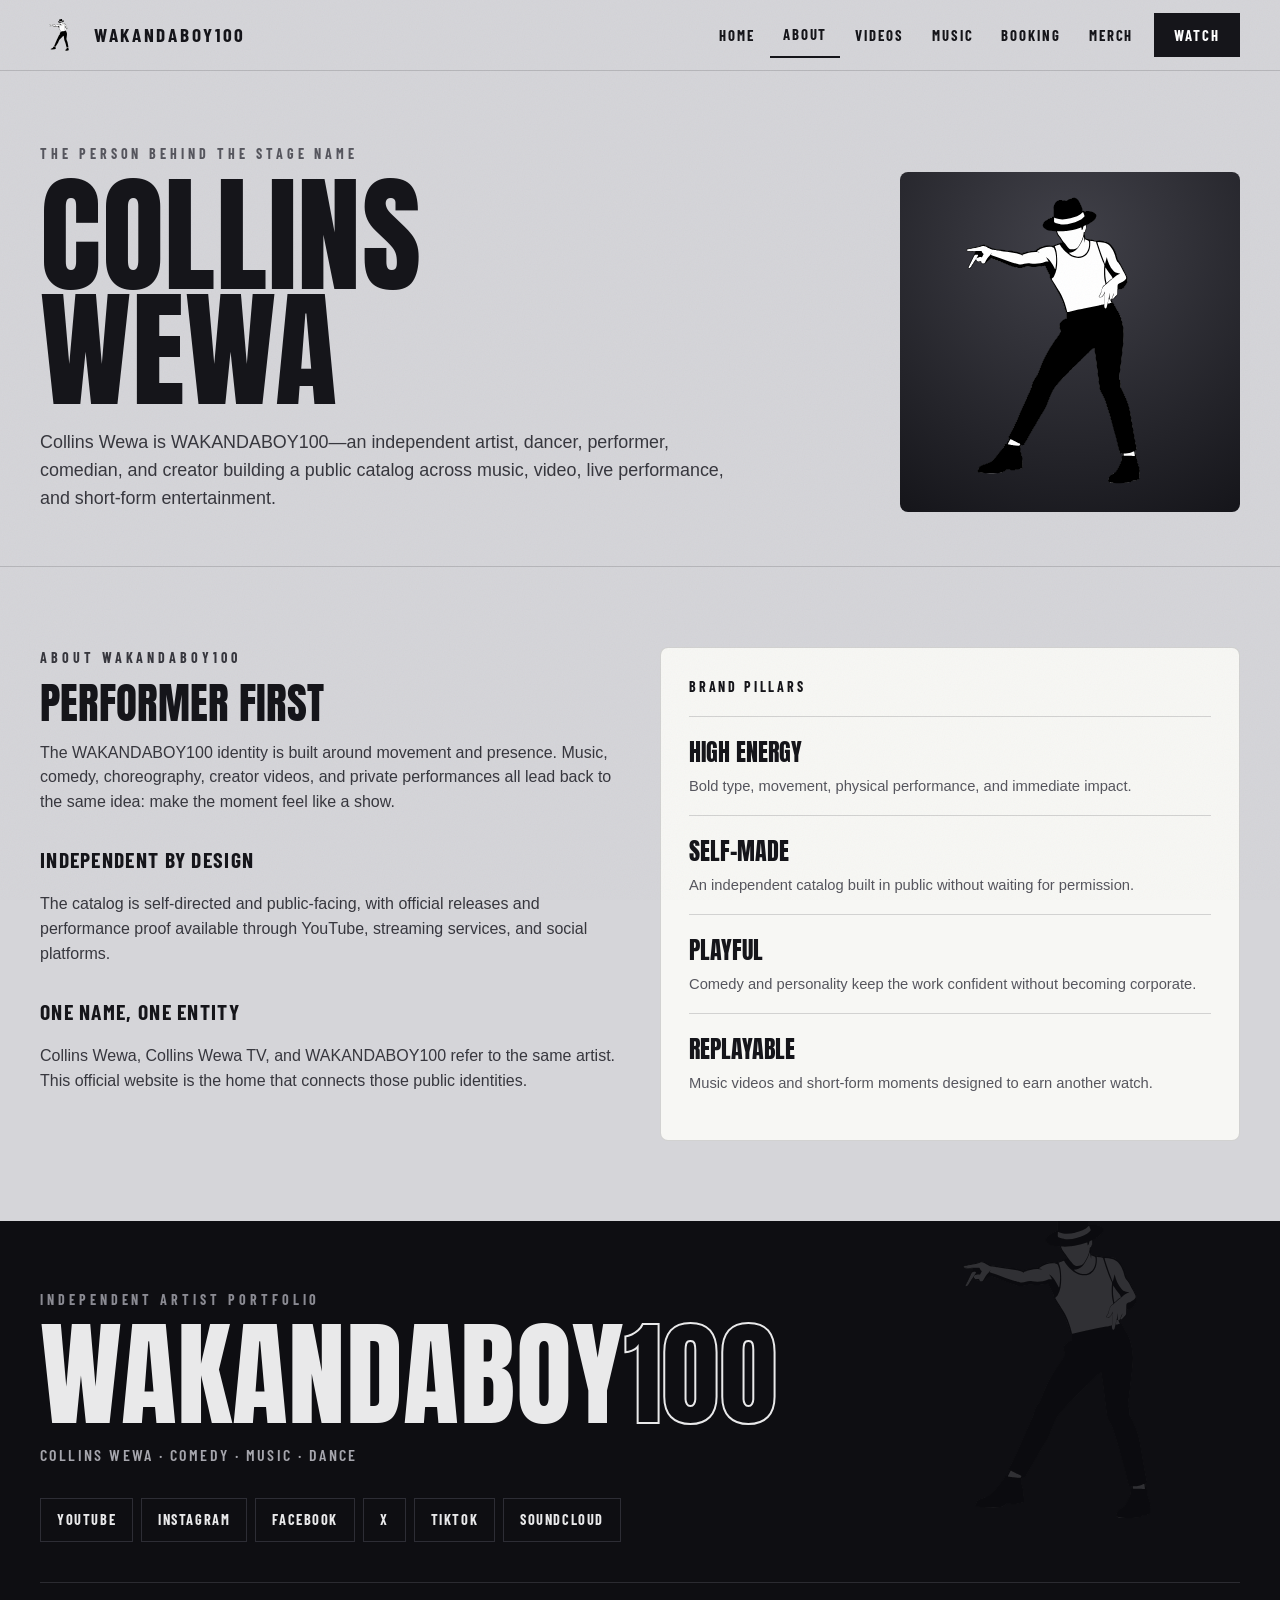
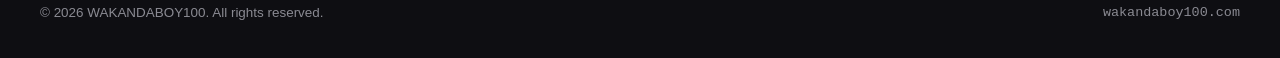
<file: about/index.html>
<!doctype html>
<html lang="en">
<head>
  <meta charset="utf-8">
  <meta name="viewport" content="width=device-width,initial-scale=1">
  <title>Collins Wewa | About WAKANDABOY100</title>
  <meta name="description" content="Meet Collins Wewa, the independent artist and performer known as WAKANDABOY100 across music, dance, comedy, video, and live entertainment.">
  <meta name="theme-color" content="#15151a">
  <meta name="robots" content="index,follow,max-image-preview:large">
  <link rel="canonical" href="https://wakandaboy100.com/about/">
  <link rel="icon" type="image/png" href="../favicon.png">
  <link rel="apple-touch-icon" href="../apple-touch-icon.png">
  <link rel="preload" href="../assets/fonts/anton-400.ttf" as="font" type="font/ttf" crossorigin>
  <link rel="preload" href="../assets/fonts/barlow-condensed-700.ttf" as="font" type="font/ttf" crossorigin>
  <link rel="stylesheet" href="../style.css">
  <meta property="og:type" content="website">
  <meta property="og:site_name" content="WAKANDABOY100">
  <meta property="og:url" content="https://wakandaboy100.com/about/">
  <meta property="og:title" content="Collins Wewa | About WAKANDABOY100">
  <meta property="og:description" content="Meet Collins Wewa, the independent artist and performer known as WAKANDABOY100 across music, dance, comedy, video, and live entertainment.">
  <meta property="og:image" content="https://wakandaboy100.com/og-image.png?v=4">
  <meta property="og:image:width" content="1200">
  <meta property="og:image:height" content="630">
  <meta property="og:image:alt" content="WAKANDABOY100 — Collins Wewa, independent artist and performer">
  <meta name="twitter:card" content="summary_large_image">
  <meta name="twitter:title" content="Collins Wewa | About WAKANDABOY100">
  <meta name="twitter:description" content="Meet Collins Wewa, the independent artist and performer known as WAKANDABOY100 across music, dance, comedy, video, and live entertainment.">
  <meta name="twitter:image" content="https://wakandaboy100.com/og-image.png?v=4">
  <script type="application/ld+json">{"@context":"https://schema.org","@graph":[{"@type":"WebSite","@id":"https://wakandaboy100.com/#website","name":"WAKANDABOY100","alternateName":"Collins Wewa","url":"https://wakandaboy100.com/","publisher":{"@id":"https://wakandaboy100.com/#collins-wewa"}},{"@type":"Person","@id":"https://wakandaboy100.com/#collins-wewa","name":"Collins Wewa","alternateName":["WAKANDABOY100","Collins Wewa TV"],"url":"https://wakandaboy100.com/about/","image":"https://wakandaboy100.com/assets/images/wakandaboy100-dancer.svg","description":"Collins Wewa, known as WAKANDABOY100, is an independent artist and performer working across music, dance, comedy, video, and live entertainment.","sameAs":["https://www.youtube.com/@wakandaboy100","https://www.instagram.com/wakandaboy100/","https://www.facebook.com/WakandaBoy100","https://x.com/WakandaBoy100","https://www.tiktok.com/@wakandaboy100","https://soundcloud.com/user-684213263","https://open.spotify.com/artist/25qMYd4ZAObBWwLwT7K1Jy","https://music.apple.com/us/artist/wakandaboy100/1559091732","https://audiomack.com/wakandaboy100/song/how-it-used-to-be","https://www.pandora.com/artist/wakandaboy100/dance-with-me-single/dance-with-me/TRpqqpvXfdcJp3J"]},{"@type":"ProfilePage","@id":"https://wakandaboy100.com/about/#webpage","url":"https://wakandaboy100.com/about/","name":"Collins Wewa | About WAKANDABOY100","description":"Meet Collins Wewa, the independent artist and performer known as WAKANDABOY100 across music, dance, comedy, video, and live entertainment.","isPartOf":{"@id":"https://wakandaboy100.com/#website"},"about":{"@id":"https://wakandaboy100.com/#collins-wewa"},"primaryImageOfPage":{"@type":"ImageObject","url":"https://wakandaboy100.com/og-image.png?v=4"},"mainEntity":{"@id":"https://wakandaboy100.com/#collins-wewa"}}]}</script>
</head>
<body>

<a class="skip-link" href="#main">Skip to content</a>
<header class="site-header">
  <div class="nav-shell">
    <a class="brand" href="../" aria-label="WAKANDABOY100 home">
      <span class="brand-mark"><img src="../assets/images/wakandaboy100-dancer.svg" alt="" width="31" height="36"></span>
      <span class="brand-name">WAKANDABOY100</span>
    </a>
    <button class="menu-toggle" type="button" aria-expanded="false" aria-controls="site-nav" data-menu-toggle>Menu</button>
    <nav class="site-nav" id="site-nav" aria-label="Primary navigation" data-site-nav>
      <a href="../">Home</a><a href="../about/" aria-current="page">About</a><a href="../videos/">Videos</a><a href="../music/">Music</a><a href="../booking/">Booking</a><a href="../merch/the-ultimate-cardio/">Merch</a>
      <a class="watch-link" href="../videos/los-angeles-airport/">Watch</a>
    </nav>
  </div>
</header>
<main id="main">

<section class="page-hero"><div class="shell page-hero-grid"><div><p class="eyebrow">The person behind the stage name</p><h1 class="display">Collins<br>Wewa</h1><p class="lede">Collins Wewa is WAKANDABOY100—an independent artist, dancer, performer, comedian, and creator building a public catalog across music, video, live performance, and short-form entertainment.</p></div><div class="page-mark"><img src="../assets/images/wakandaboy100-dancer.svg" alt="WAKANDABOY100 dancer mark" width="300" height="330"></div></div></section>
<section class="shell section split"><div class="prose"><p class="eyebrow">About WAKANDABOY100</p><h2>Performer first</h2><p>The WAKANDABOY100 identity is built around movement and presence. Music, comedy, choreography, creator videos, and private performances all lead back to the same idea: make the moment feel like a show.</p><h3>Independent by design</h3><p>The catalog is self-directed and public-facing, with official releases and performance proof available through YouTube, streaming services, and social platforms.</p><h3>One name, one entity</h3><p>Collins Wewa, Collins Wewa TV, and WAKANDABOY100 refer to the same artist. This official website is the home that connects those public identities.</p></div><aside class="fact-panel"><h2>Brand pillars</h2><ul class="fact-list"><li><strong>High energy</strong><span>Bold type, movement, physical performance, and immediate impact.</span></li><li><strong>Self-made</strong><span>An independent catalog built in public without waiting for permission.</span></li><li><strong>Playful</strong><span>Comedy and personality keep the work confident without becoming corporate.</span></li><li><strong>Replayable</strong><span>Music videos and short-form moments designed to earn another watch.</span></li></ul></aside></section>

</main>

<footer class="site-footer">
  <div class="shell footer-shell">
    <img class="footer-art" src="../assets/images/wakandaboy100-dancer.svg" alt="" aria-hidden="true">
    <p class="eyebrow">Independent artist portfolio</p>
    <h2 class="display">WAKANDABOY<span style="color:transparent;-webkit-text-stroke:2px #e9e9ea">100</span></h2>
    <p class="artist-line">Collins Wewa · Comedy · Music · Dance</p>
    <div class="footer-links"><a href="https://www.youtube.com/@wakandaboy100" target="_blank" rel="noopener">YouTube</a><a href="https://www.instagram.com/wakandaboy100/" target="_blank" rel="noopener">Instagram</a><a href="https://www.facebook.com/WakandaBoy100" target="_blank" rel="noopener">Facebook</a><a href="https://x.com/WakandaBoy100" target="_blank" rel="noopener">X</a><a href="https://www.tiktok.com/@wakandaboy100" target="_blank" rel="noopener">TikTok</a><a href="https://soundcloud.com/user-684213263" target="_blank" rel="noopener">SoundCloud</a></div>
    <div class="footer-base"><span>© <span data-year></span> WAKANDABOY100. All rights reserved.</span><span class="mono">wakandaboy100.com</span></div>
  </div>
</footer>
<script src="../script.js" defer></script>
</body>
</html>
</file>
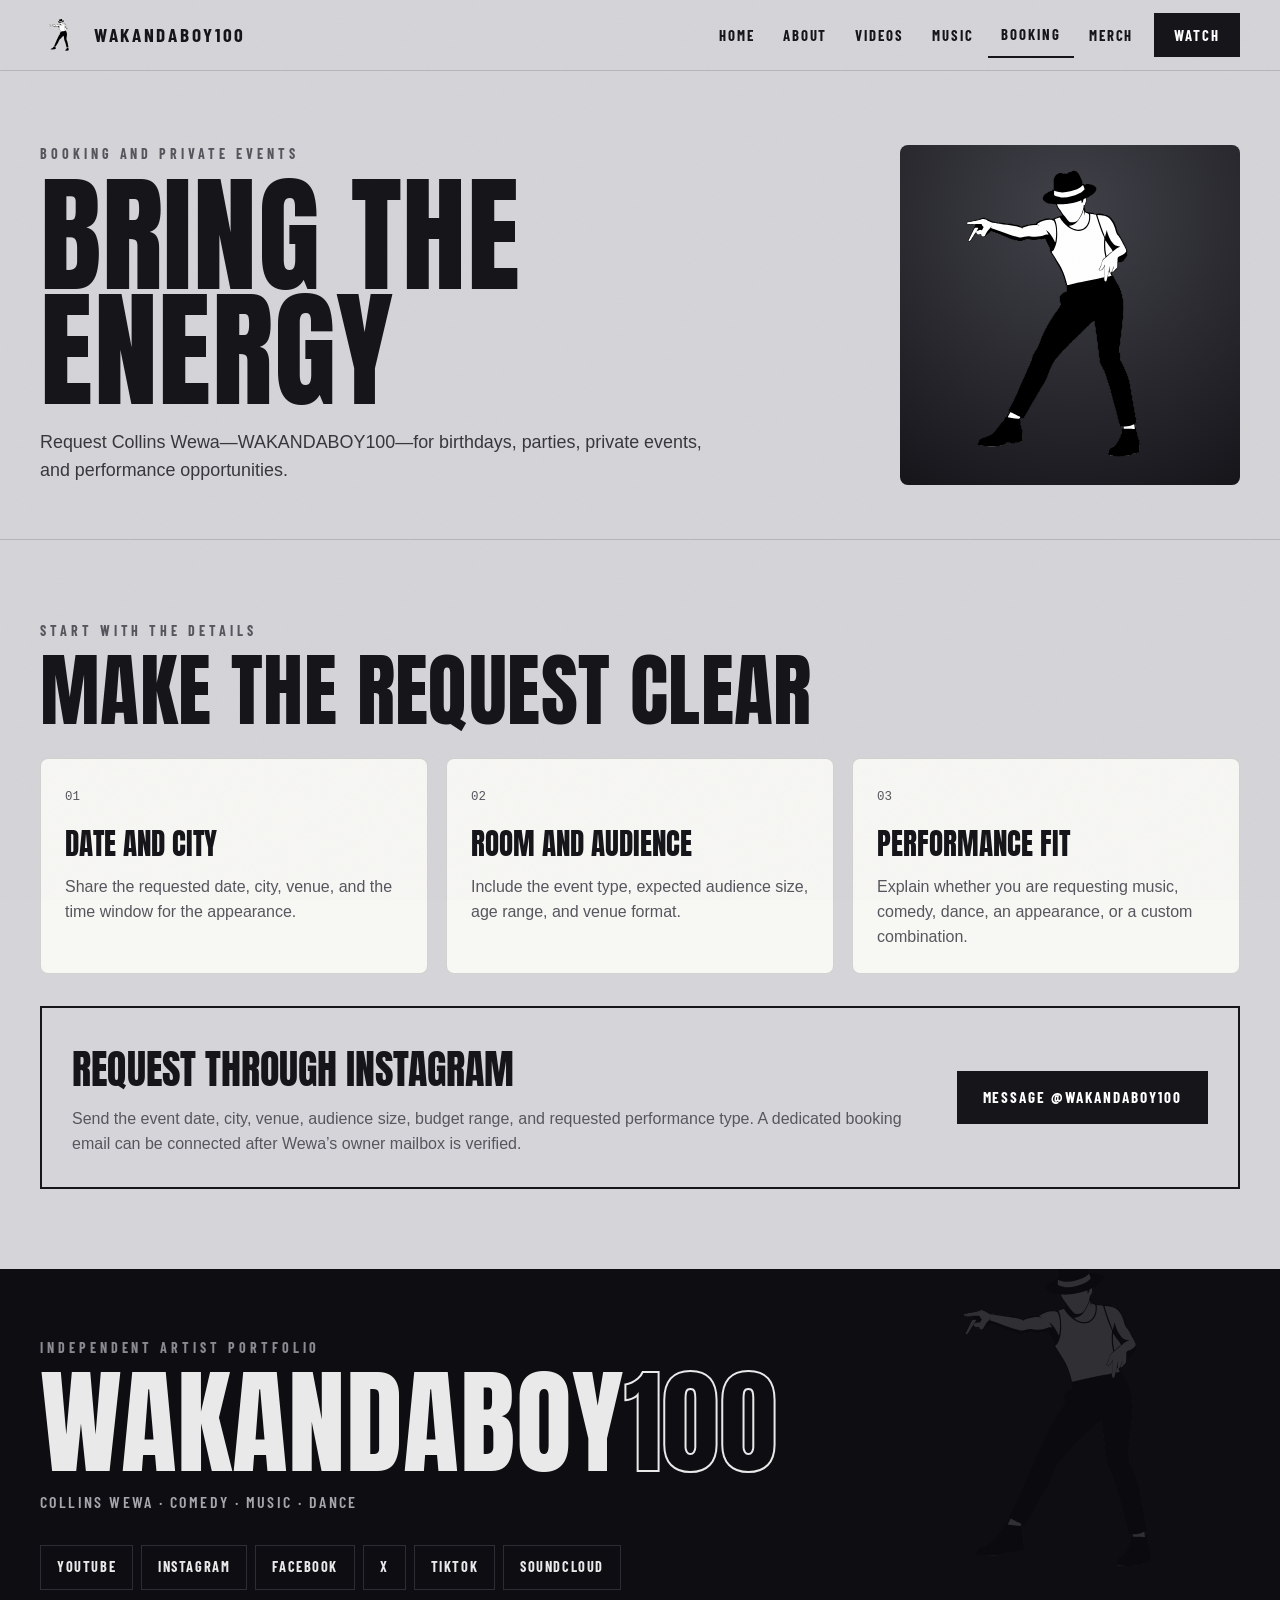
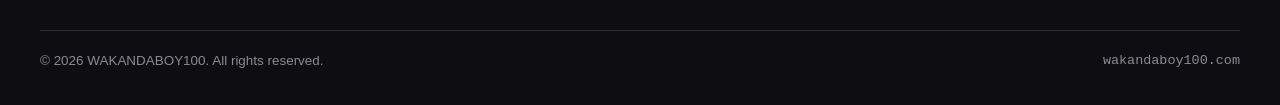
<file: booking/index.html>
<!doctype html>
<html lang="en">
<head>
  <meta charset="utf-8">
  <meta name="viewport" content="width=device-width,initial-scale=1">
  <title>Book WAKANDABOY100 | Collins Wewa Performances</title>
  <meta name="description" content="Request Collins Wewa—WAKANDABOY100—for birthdays, parties, private events, appearances, and performance opportunities.">
  <meta name="theme-color" content="#15151a">
  <meta name="robots" content="index,follow,max-image-preview:large">
  <link rel="canonical" href="https://wakandaboy100.com/booking/">
  <link rel="icon" type="image/png" href="../favicon.png">
  <link rel="apple-touch-icon" href="../apple-touch-icon.png">
  <link rel="preload" href="../assets/fonts/anton-400.ttf" as="font" type="font/ttf" crossorigin>
  <link rel="preload" href="../assets/fonts/barlow-condensed-700.ttf" as="font" type="font/ttf" crossorigin>
  <link rel="stylesheet" href="../style.css">
  <meta property="og:type" content="website">
  <meta property="og:site_name" content="WAKANDABOY100">
  <meta property="og:url" content="https://wakandaboy100.com/booking/">
  <meta property="og:title" content="Book WAKANDABOY100 | Collins Wewa Performances">
  <meta property="og:description" content="Request Collins Wewa—WAKANDABOY100—for birthdays, parties, private events, appearances, and performance opportunities.">
  <meta property="og:image" content="https://wakandaboy100.com/og-image.png?v=4">
  <meta property="og:image:width" content="1200">
  <meta property="og:image:height" content="630">
  <meta property="og:image:alt" content="WAKANDABOY100 — Collins Wewa, independent artist and performer">
  <meta name="twitter:card" content="summary_large_image">
  <meta name="twitter:title" content="Book WAKANDABOY100 | Collins Wewa Performances">
  <meta name="twitter:description" content="Request Collins Wewa—WAKANDABOY100—for birthdays, parties, private events, appearances, and performance opportunities.">
  <meta name="twitter:image" content="https://wakandaboy100.com/og-image.png?v=4">
  <script type="application/ld+json">{"@context":"https://schema.org","@graph":[{"@type":"WebSite","@id":"https://wakandaboy100.com/#website","name":"WAKANDABOY100","alternateName":"Collins Wewa","url":"https://wakandaboy100.com/","publisher":{"@id":"https://wakandaboy100.com/#collins-wewa"}},{"@type":"Person","@id":"https://wakandaboy100.com/#collins-wewa","name":"Collins Wewa","alternateName":["WAKANDABOY100","Collins Wewa TV"],"url":"https://wakandaboy100.com/about/","image":"https://wakandaboy100.com/assets/images/wakandaboy100-dancer.svg","description":"Collins Wewa, known as WAKANDABOY100, is an independent artist and performer working across music, dance, comedy, video, and live entertainment.","sameAs":["https://www.youtube.com/@wakandaboy100","https://www.instagram.com/wakandaboy100/","https://www.facebook.com/WakandaBoy100","https://x.com/WakandaBoy100","https://www.tiktok.com/@wakandaboy100","https://soundcloud.com/user-684213263","https://open.spotify.com/artist/25qMYd4ZAObBWwLwT7K1Jy","https://music.apple.com/us/artist/wakandaboy100/1559091732","https://audiomack.com/wakandaboy100/song/how-it-used-to-be","https://www.pandora.com/artist/wakandaboy100/dance-with-me-single/dance-with-me/TRpqqpvXfdcJp3J"]},{"@type":"ContactPage","@id":"https://wakandaboy100.com/booking/#webpage","url":"https://wakandaboy100.com/booking/","name":"Book WAKANDABOY100 | Collins Wewa Performances","description":"Request Collins Wewa\u2014WAKANDABOY100\u2014for birthdays, parties, private events, appearances, and performance opportunities.","isPartOf":{"@id":"https://wakandaboy100.com/#website"},"about":{"@id":"https://wakandaboy100.com/#collins-wewa"},"primaryImageOfPage":{"@type":"ImageObject","url":"https://wakandaboy100.com/og-image.png?v=4"}}]}</script>
</head>
<body>

<a class="skip-link" href="#main">Skip to content</a>
<header class="site-header">
  <div class="nav-shell">
    <a class="brand" href="../" aria-label="WAKANDABOY100 home">
      <span class="brand-mark"><img src="../assets/images/wakandaboy100-dancer.svg" alt="" width="31" height="36"></span>
      <span class="brand-name">WAKANDABOY100</span>
    </a>
    <button class="menu-toggle" type="button" aria-expanded="false" aria-controls="site-nav" data-menu-toggle>Menu</button>
    <nav class="site-nav" id="site-nav" aria-label="Primary navigation" data-site-nav>
      <a href="../">Home</a><a href="../about/">About</a><a href="../videos/">Videos</a><a href="../music/">Music</a><a href="../booking/" aria-current="page">Booking</a><a href="../merch/the-ultimate-cardio/">Merch</a>
      <a class="watch-link" href="../videos/los-angeles-airport/">Watch</a>
    </nav>
  </div>
</header>
<main id="main">

<section class="page-hero"><div class="shell page-hero-grid"><div><p class="eyebrow">Booking and private events</p><h1 class="display">Bring the<br>energy</h1><p class="lede">Request Collins Wewa—WAKANDABOY100—for birthdays, parties, private events, and performance opportunities.</p></div><div class="page-mark"><img src="../assets/images/wakandaboy100-dancer.svg" alt="WAKANDABOY100 dancer mark" width="300" height="330"></div></div></section>
<section class="shell section"><div class="section-head"><div><p class="eyebrow">Start with the details</p><h2 class="display">Make the request clear</h2></div></div><div class="booking-grid"><article class="booking-card"><span class="num">01</span><h2>Date and city</h2><p>Share the requested date, city, venue, and the time window for the appearance.</p></article><article class="booking-card"><span class="num">02</span><h2>Room and audience</h2><p>Include the event type, expected audience size, age range, and venue format.</p></article><article class="booking-card"><span class="num">03</span><h2>Performance fit</h2><p>Explain whether you are requesting music, comedy, dance, an appearance, or a custom combination.</p></article></div>
<div class="contact-panel"><div><h2>Request through Instagram</h2><p>Send the event date, city, venue, audience size, budget range, and requested performance type. A dedicated booking email can be connected after Wewa’s owner mailbox is verified.</p></div><a class="button primary" href="https://www.instagram.com/wakandaboy100/" target="_blank" rel="noopener">Message @wakandaboy100</a></div></section>

</main>

<footer class="site-footer">
  <div class="shell footer-shell">
    <img class="footer-art" src="../assets/images/wakandaboy100-dancer.svg" alt="" aria-hidden="true">
    <p class="eyebrow">Independent artist portfolio</p>
    <h2 class="display">WAKANDABOY<span style="color:transparent;-webkit-text-stroke:2px #e9e9ea">100</span></h2>
    <p class="artist-line">Collins Wewa · Comedy · Music · Dance</p>
    <div class="footer-links"><a href="https://www.youtube.com/@wakandaboy100" target="_blank" rel="noopener">YouTube</a><a href="https://www.instagram.com/wakandaboy100/" target="_blank" rel="noopener">Instagram</a><a href="https://www.facebook.com/WakandaBoy100" target="_blank" rel="noopener">Facebook</a><a href="https://x.com/WakandaBoy100" target="_blank" rel="noopener">X</a><a href="https://www.tiktok.com/@wakandaboy100" target="_blank" rel="noopener">TikTok</a><a href="https://soundcloud.com/user-684213263" target="_blank" rel="noopener">SoundCloud</a></div>
    <div class="footer-base"><span>© <span data-year></span> WAKANDABOY100. All rights reserved.</span><span class="mono">wakandaboy100.com</span></div>
  </div>
</footer>
<script src="../script.js" defer></script>
</body>
</html>
</file>
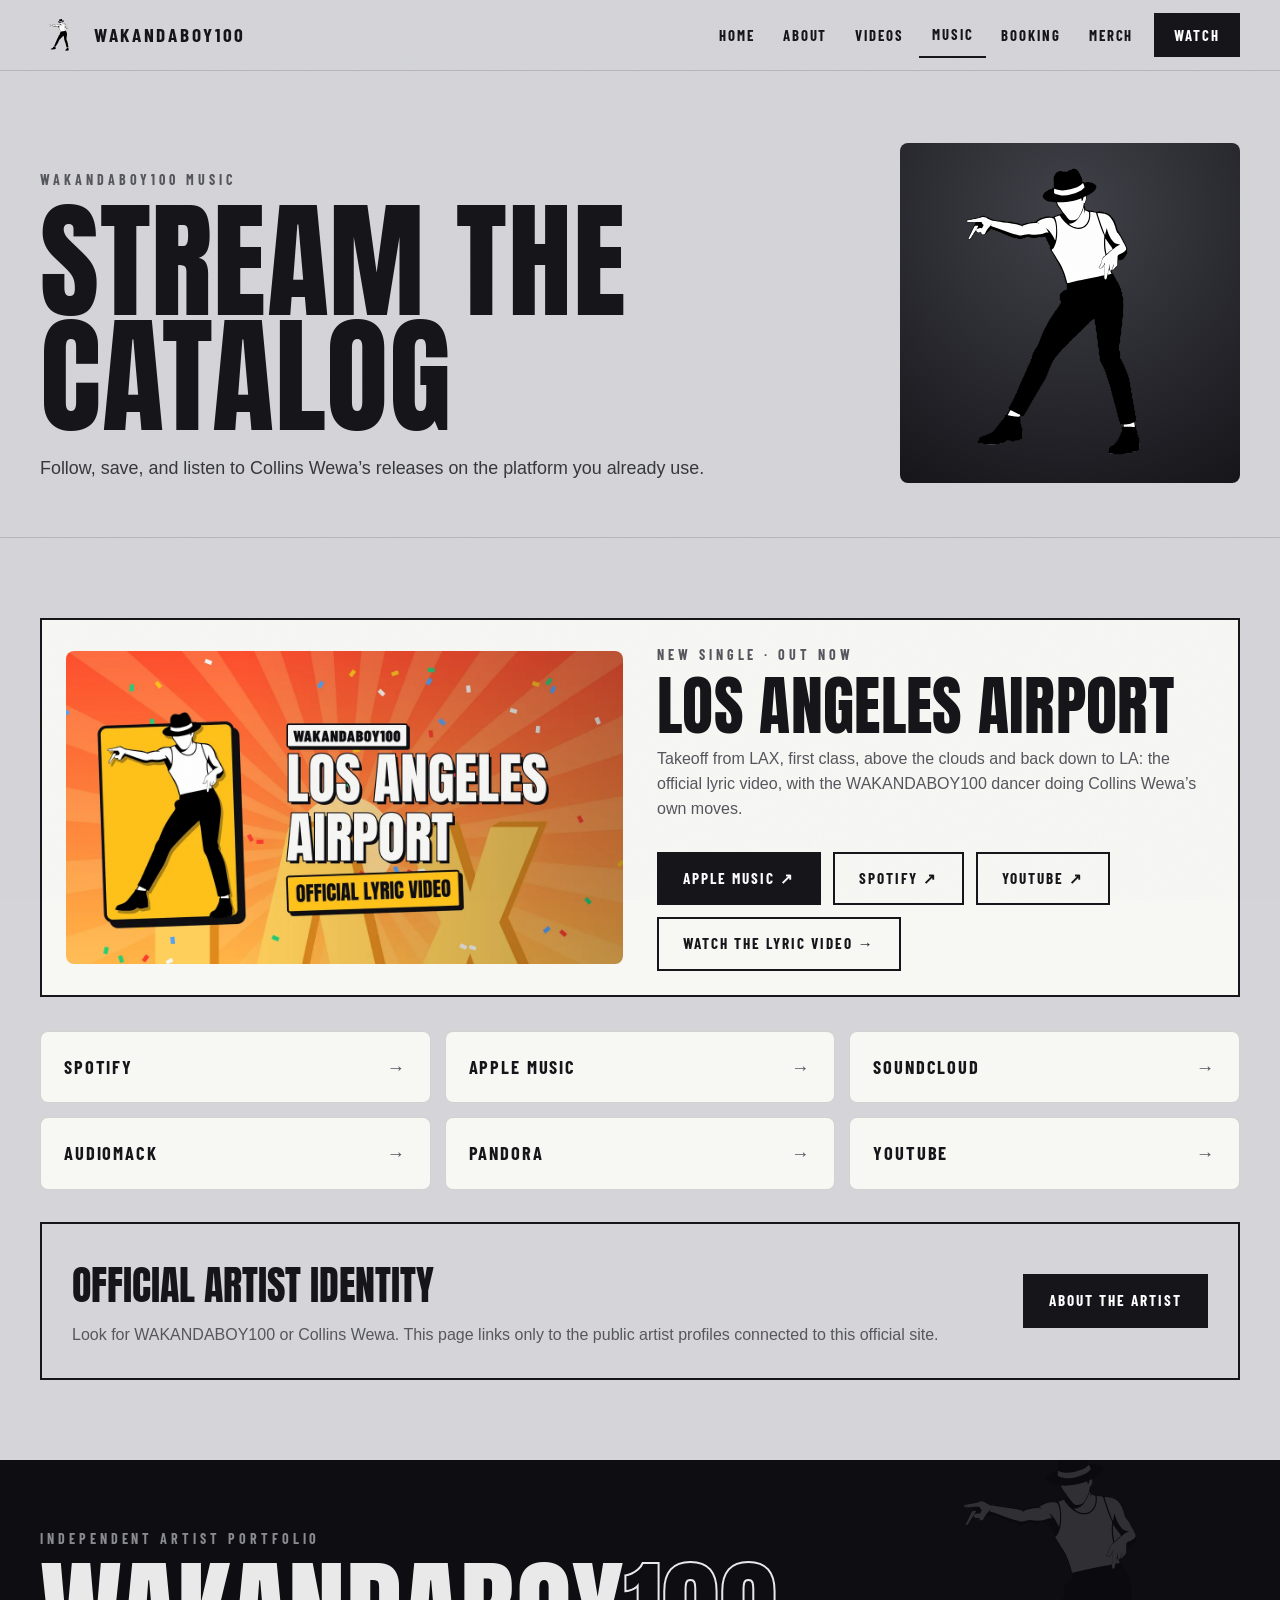
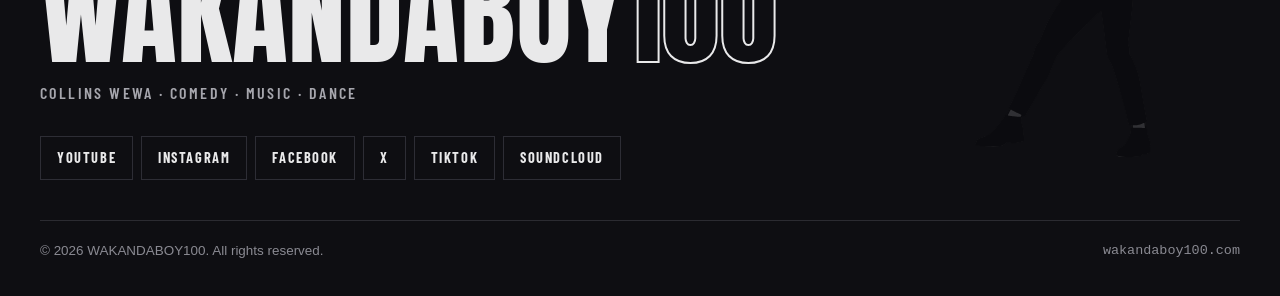
<file: music/index.html>
<!doctype html>
<html lang="en">
<head>
  <meta charset="utf-8">
  <meta name="viewport" content="width=device-width,initial-scale=1">
  <title>WAKANDABOY100 Music | Stream Collins Wewa</title>
  <meta name="description" content="Stream WAKANDABOY100 music by Collins Wewa on Spotify, Apple Music, SoundCloud, Audiomack, Pandora, and YouTube.">
  <meta name="theme-color" content="#15151a">
  <meta name="robots" content="index,follow,max-image-preview:large">
  <link rel="canonical" href="https://wakandaboy100.com/music/">
  <link rel="icon" type="image/png" href="../favicon.png">
  <link rel="apple-touch-icon" href="../apple-touch-icon.png">
  <link rel="preload" href="../assets/fonts/anton-400.ttf" as="font" type="font/ttf" crossorigin>
  <link rel="preload" href="../assets/fonts/barlow-condensed-700.ttf" as="font" type="font/ttf" crossorigin>
  <link rel="stylesheet" href="../style.css">
  <meta property="og:type" content="website">
  <meta property="og:site_name" content="WAKANDABOY100">
  <meta property="og:url" content="https://wakandaboy100.com/music/">
  <meta property="og:title" content="WAKANDABOY100 Music | Stream Collins Wewa">
  <meta property="og:description" content="Stream WAKANDABOY100 music by Collins Wewa on Spotify, Apple Music, SoundCloud, Audiomack, Pandora, and YouTube.">
  <meta property="og:image" content="https://wakandaboy100.com/og-image.png?v=4">
  <meta property="og:image:width" content="1200">
  <meta property="og:image:height" content="630">
  <meta property="og:image:alt" content="WAKANDABOY100 — Collins Wewa, independent artist and performer">
  <meta name="twitter:card" content="summary_large_image">
  <meta name="twitter:title" content="WAKANDABOY100 Music | Stream Collins Wewa">
  <meta name="twitter:description" content="Stream WAKANDABOY100 music by Collins Wewa on Spotify, Apple Music, SoundCloud, Audiomack, Pandora, and YouTube.">
  <meta name="twitter:image" content="https://wakandaboy100.com/og-image.png?v=4">
  <script type="application/ld+json">{"@context":"https://schema.org","@graph":[{"@type":"WebSite","@id":"https://wakandaboy100.com/#website","name":"WAKANDABOY100","alternateName":"Collins Wewa","url":"https://wakandaboy100.com/","publisher":{"@id":"https://wakandaboy100.com/#collins-wewa"}},{"@type":"Person","@id":"https://wakandaboy100.com/#collins-wewa","name":"Collins Wewa","alternateName":["WAKANDABOY100","Collins Wewa TV"],"url":"https://wakandaboy100.com/about/","image":"https://wakandaboy100.com/assets/images/wakandaboy100-dancer.svg","description":"Collins Wewa, known as WAKANDABOY100, is an independent artist and performer working across music, dance, comedy, video, and live entertainment.","sameAs":["https://www.youtube.com/@wakandaboy100","https://www.instagram.com/wakandaboy100/","https://www.facebook.com/WakandaBoy100","https://x.com/WakandaBoy100","https://www.tiktok.com/@wakandaboy100","https://soundcloud.com/user-684213263","https://open.spotify.com/artist/25qMYd4ZAObBWwLwT7K1Jy","https://music.apple.com/us/artist/wakandaboy100/1559091732","https://audiomack.com/wakandaboy100/song/how-it-used-to-be","https://www.pandora.com/artist/wakandaboy100/dance-with-me-single/dance-with-me/TRpqqpvXfdcJp3J"]},{"@type":"CollectionPage","@id":"https://wakandaboy100.com/music/#webpage","url":"https://wakandaboy100.com/music/","name":"WAKANDABOY100 Music | Stream Collins Wewa","description":"Stream WAKANDABOY100 music by Collins Wewa on Spotify, Apple Music, SoundCloud, Audiomack, Pandora, and YouTube.","isPartOf":{"@id":"https://wakandaboy100.com/#website"},"about":{"@id":"https://wakandaboy100.com/#collins-wewa"},"primaryImageOfPage":{"@type":"ImageObject","url":"https://wakandaboy100.com/og-image.png?v=4"}}]}</script>
</head>
<body>

<a class="skip-link" href="#main">Skip to content</a>
<header class="site-header">
  <div class="nav-shell">
    <a class="brand" href="../" aria-label="WAKANDABOY100 home">
      <span class="brand-mark"><img src="../assets/images/wakandaboy100-dancer.svg" alt="" width="31" height="36"></span>
      <span class="brand-name">WAKANDABOY100</span>
    </a>
    <button class="menu-toggle" type="button" aria-expanded="false" aria-controls="site-nav" data-menu-toggle>Menu</button>
    <nav class="site-nav" id="site-nav" aria-label="Primary navigation" data-site-nav>
      <a href="../">Home</a><a href="../about/">About</a><a href="../videos/">Videos</a><a href="../music/" aria-current="page">Music</a><a href="../booking/">Booking</a><a href="../merch/the-ultimate-cardio/">Merch</a>
      <a class="watch-link" href="../videos/los-angeles-airport/">Watch</a>
    </nav>
  </div>
</header>
<main id="main">

<section class="page-hero"><div class="shell page-hero-grid"><div><p class="eyebrow">WAKANDABOY100 music</p><h1 class="display">Stream the<br>catalog</h1><p class="lede">Follow, save, and listen to Collins Wewa’s releases on the platform you already use.</p></div><div class="page-mark"><img src="../assets/images/wakandaboy100-dancer.svg" alt="WAKANDABOY100 dancer mark" width="300" height="330"></div></div></section>
<section class="shell section"><div class="new-single"><a href="../videos/los-angeles-airport/" aria-label="Watch the Los Angeles Airport lyric video"><img src="../assets/images/los-angeles-airport-lyric-video-poster.webp" alt="Los Angeles Airport official lyric video poster" width="1280" height="720" loading="lazy"></a><div><p class="eyebrow">New single · Out now</p><h2 class="display">Los Angeles Airport</h2><p>Takeoff from LAX, first class, above the clouds and back down to LA: the official lyric video, with the WAKANDABOY100 dancer doing Collins Wewa’s own moves.</p><div class="actions"><a class="button primary" href="https://music.apple.com/us/album/los-angeles-airport/6788572322" target="_blank" rel="noopener">Apple Music ↗</a><a class="button" href="https://open.spotify.com/track/67wgSrI2LRYMzFWzBpWqRd" target="_blank" rel="noopener">Spotify ↗</a><a class="button" href="https://www.youtube.com/watch?v=JW-gdaF4cRw" target="_blank" rel="noopener">YouTube ↗</a><a class="button" href="../videos/los-angeles-airport/">Watch the lyric video →</a></div></div></div>
<div class="platform-grid">
<a class="platform-card" href="https://open.spotify.com/artist/25qMYd4ZAObBWwLwT7K1Jy" target="_blank" rel="noopener"><span>Spotify</span><span>→</span></a>
<a class="platform-card" href="https://music.apple.com/us/artist/wakandaboy100/1559091732" target="_blank" rel="noopener"><span>Apple Music</span><span>→</span></a>
<a class="platform-card" href="https://soundcloud.com/user-684213263" target="_blank" rel="noopener"><span>SoundCloud</span><span>→</span></a>
<a class="platform-card" href="https://audiomack.com/wakandaboy100/song/how-it-used-to-be" target="_blank" rel="noopener"><span>Audiomack</span><span>→</span></a>
<a class="platform-card" href="https://www.pandora.com/artist/wakandaboy100/dance-with-me-single/dance-with-me/TRpqqpvXfdcJp3J" target="_blank" rel="noopener"><span>Pandora</span><span>→</span></a>
<a class="platform-card" href="https://www.youtube.com/@wakandaboy100" target="_blank" rel="noopener"><span>YouTube</span><span>→</span></a>
</div><div class="contact-panel"><div><h2>Official artist identity</h2><p>Look for WAKANDABOY100 or Collins Wewa. This page links only to the public artist profiles connected to this official site.</p></div><a class="button primary" href="../about/">About the artist</a></div></section>

</main>

<footer class="site-footer">
  <div class="shell footer-shell">
    <img class="footer-art" src="../assets/images/wakandaboy100-dancer.svg" alt="" aria-hidden="true">
    <p class="eyebrow">Independent artist portfolio</p>
    <h2 class="display">WAKANDABOY<span style="color:transparent;-webkit-text-stroke:2px #e9e9ea">100</span></h2>
    <p class="artist-line">Collins Wewa · Comedy · Music · Dance</p>
    <div class="footer-links"><a href="https://www.youtube.com/@wakandaboy100" target="_blank" rel="noopener">YouTube</a><a href="https://www.instagram.com/wakandaboy100/" target="_blank" rel="noopener">Instagram</a><a href="https://www.facebook.com/WakandaBoy100" target="_blank" rel="noopener">Facebook</a><a href="https://x.com/WakandaBoy100" target="_blank" rel="noopener">X</a><a href="https://www.tiktok.com/@wakandaboy100" target="_blank" rel="noopener">TikTok</a><a href="https://soundcloud.com/user-684213263" target="_blank" rel="noopener">SoundCloud</a></div>
    <div class="footer-base"><span>© <span data-year></span> WAKANDABOY100. All rights reserved.</span><span class="mono">wakandaboy100.com</span></div>
  </div>
</footer>
<script src="../script.js" defer></script>
</body>
</html>
</file>
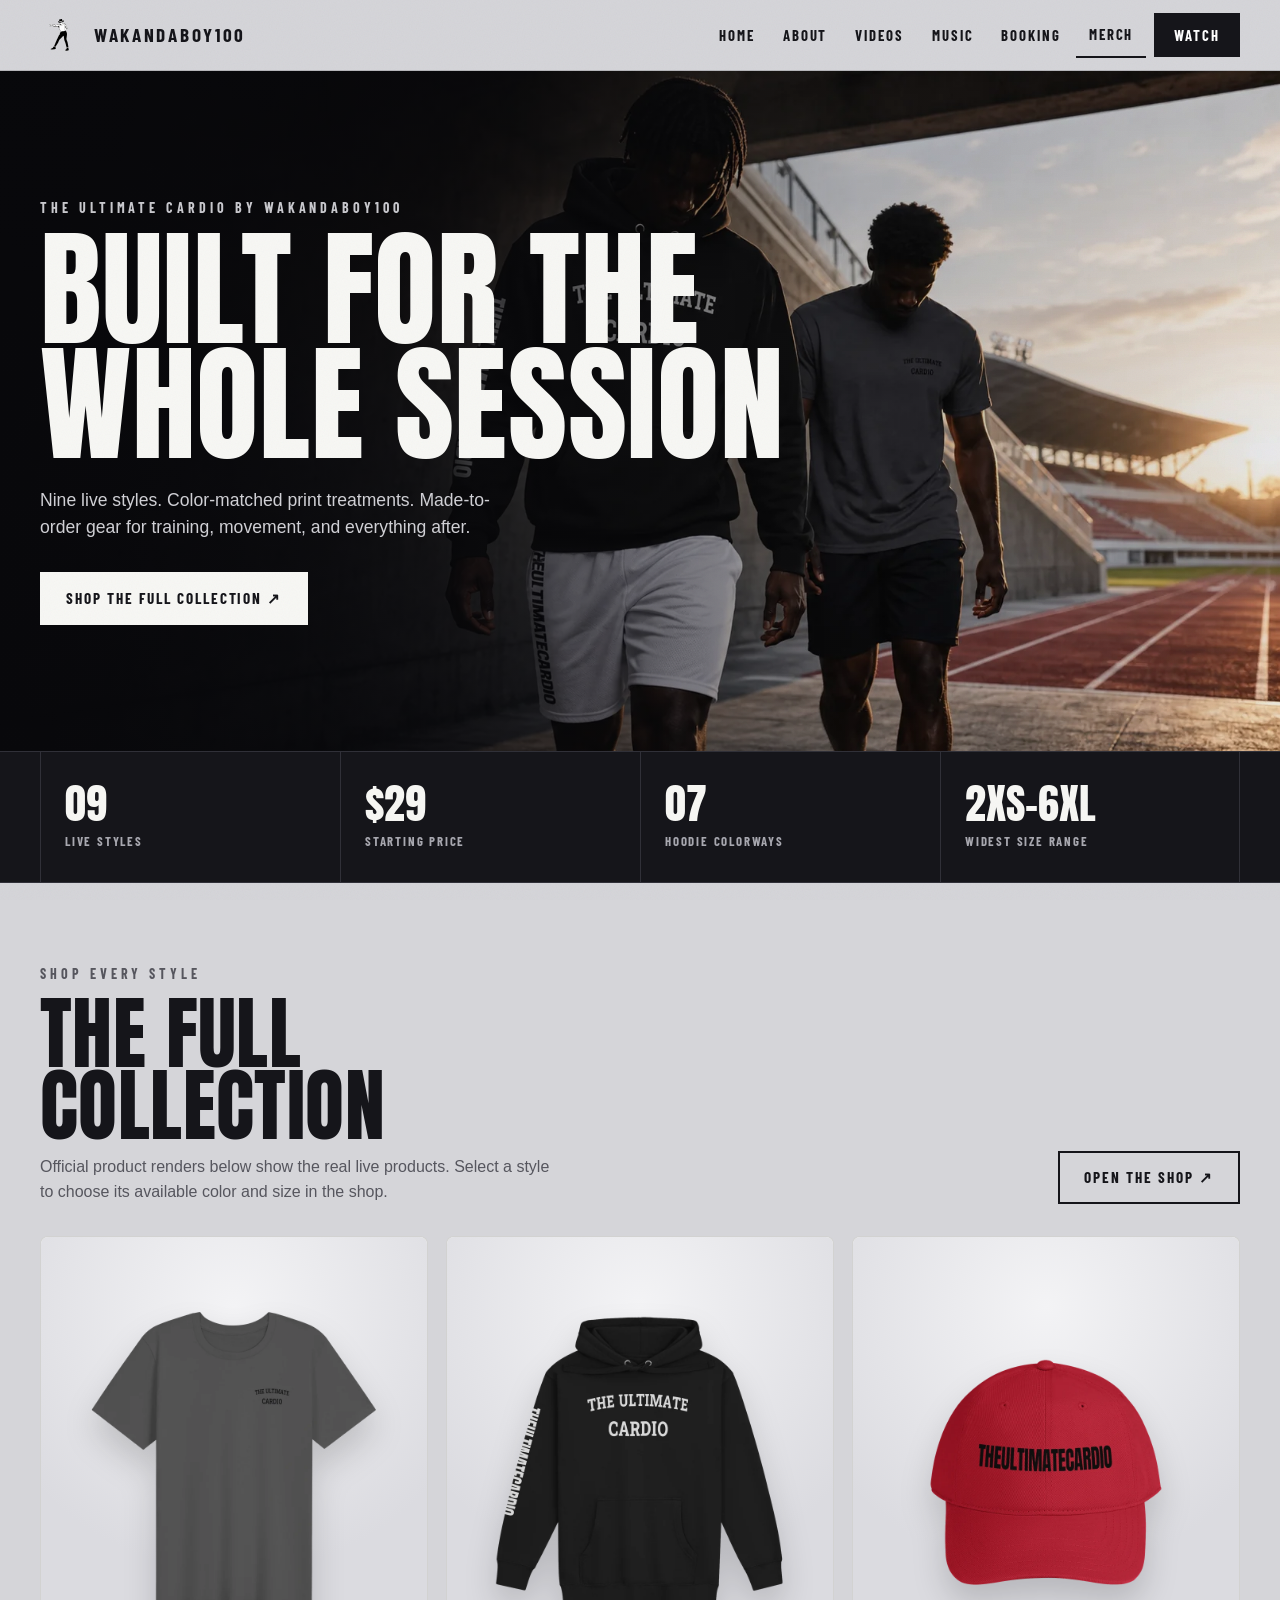
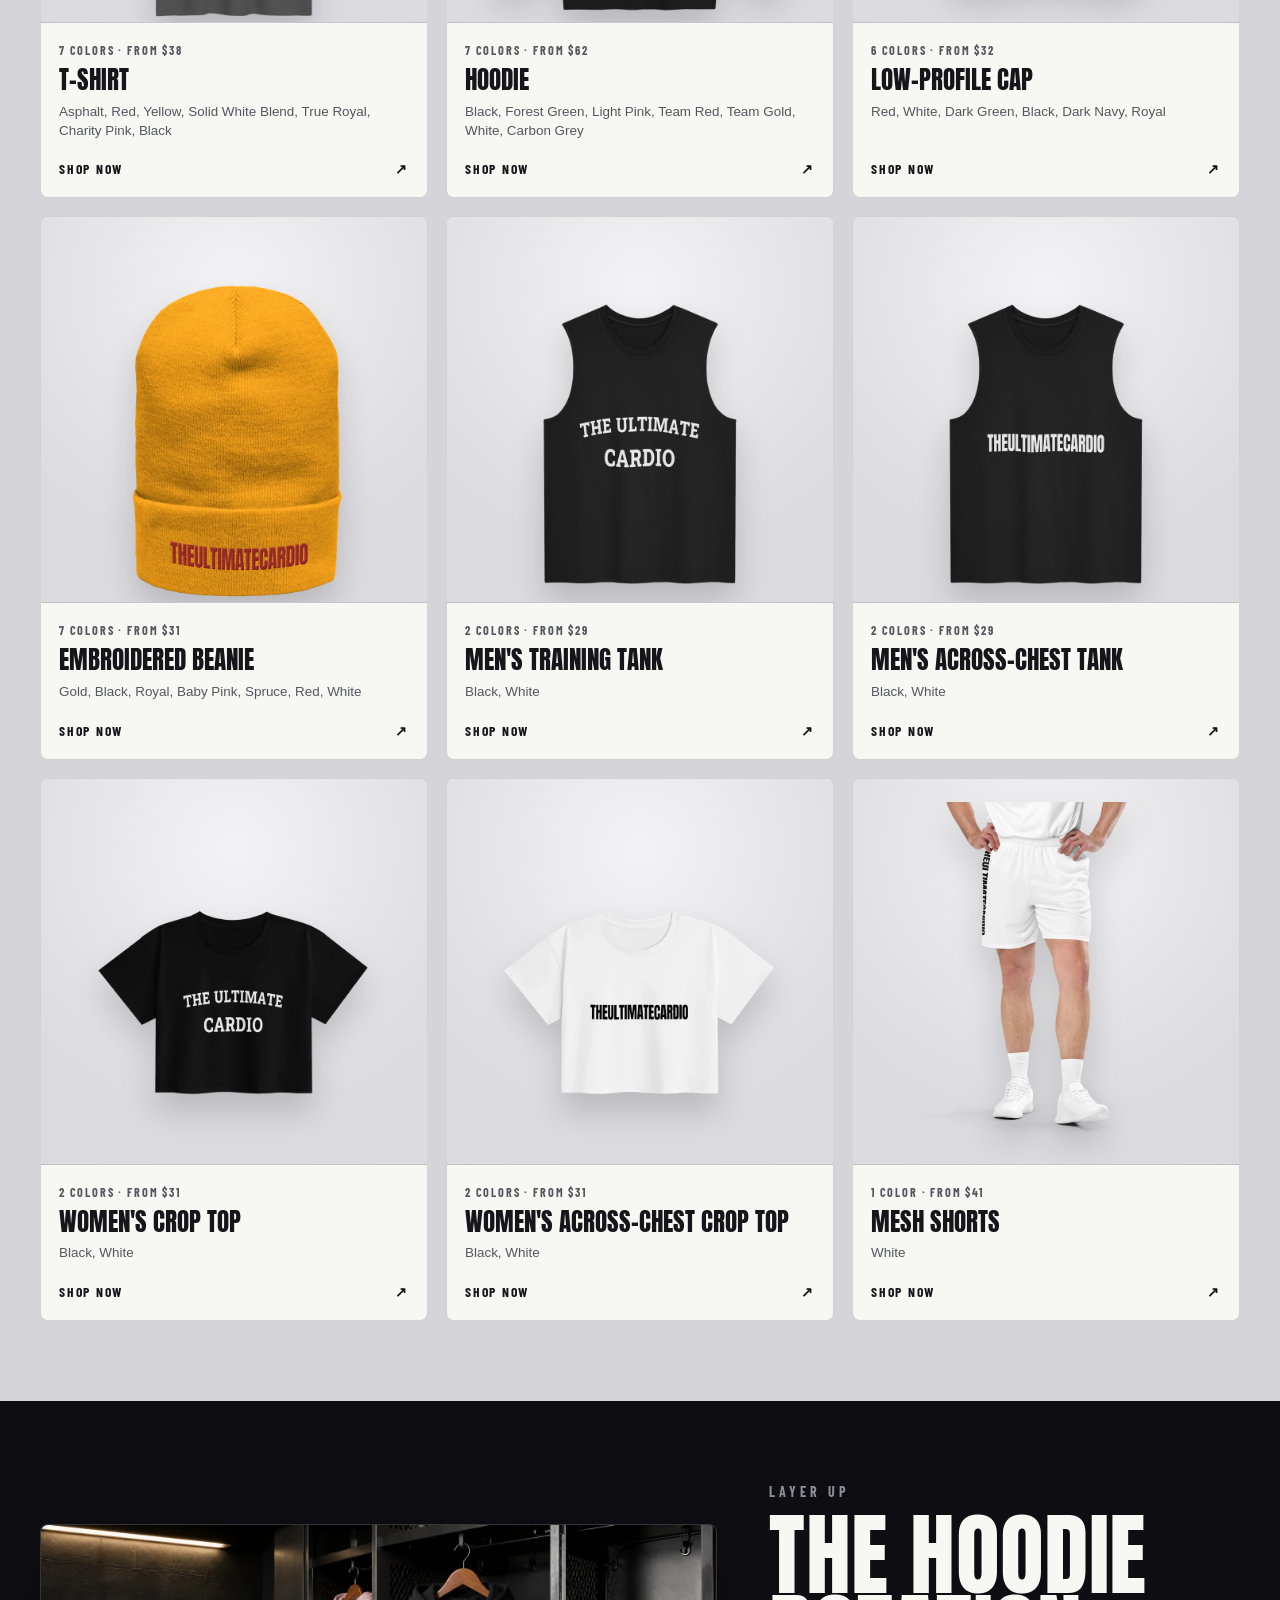
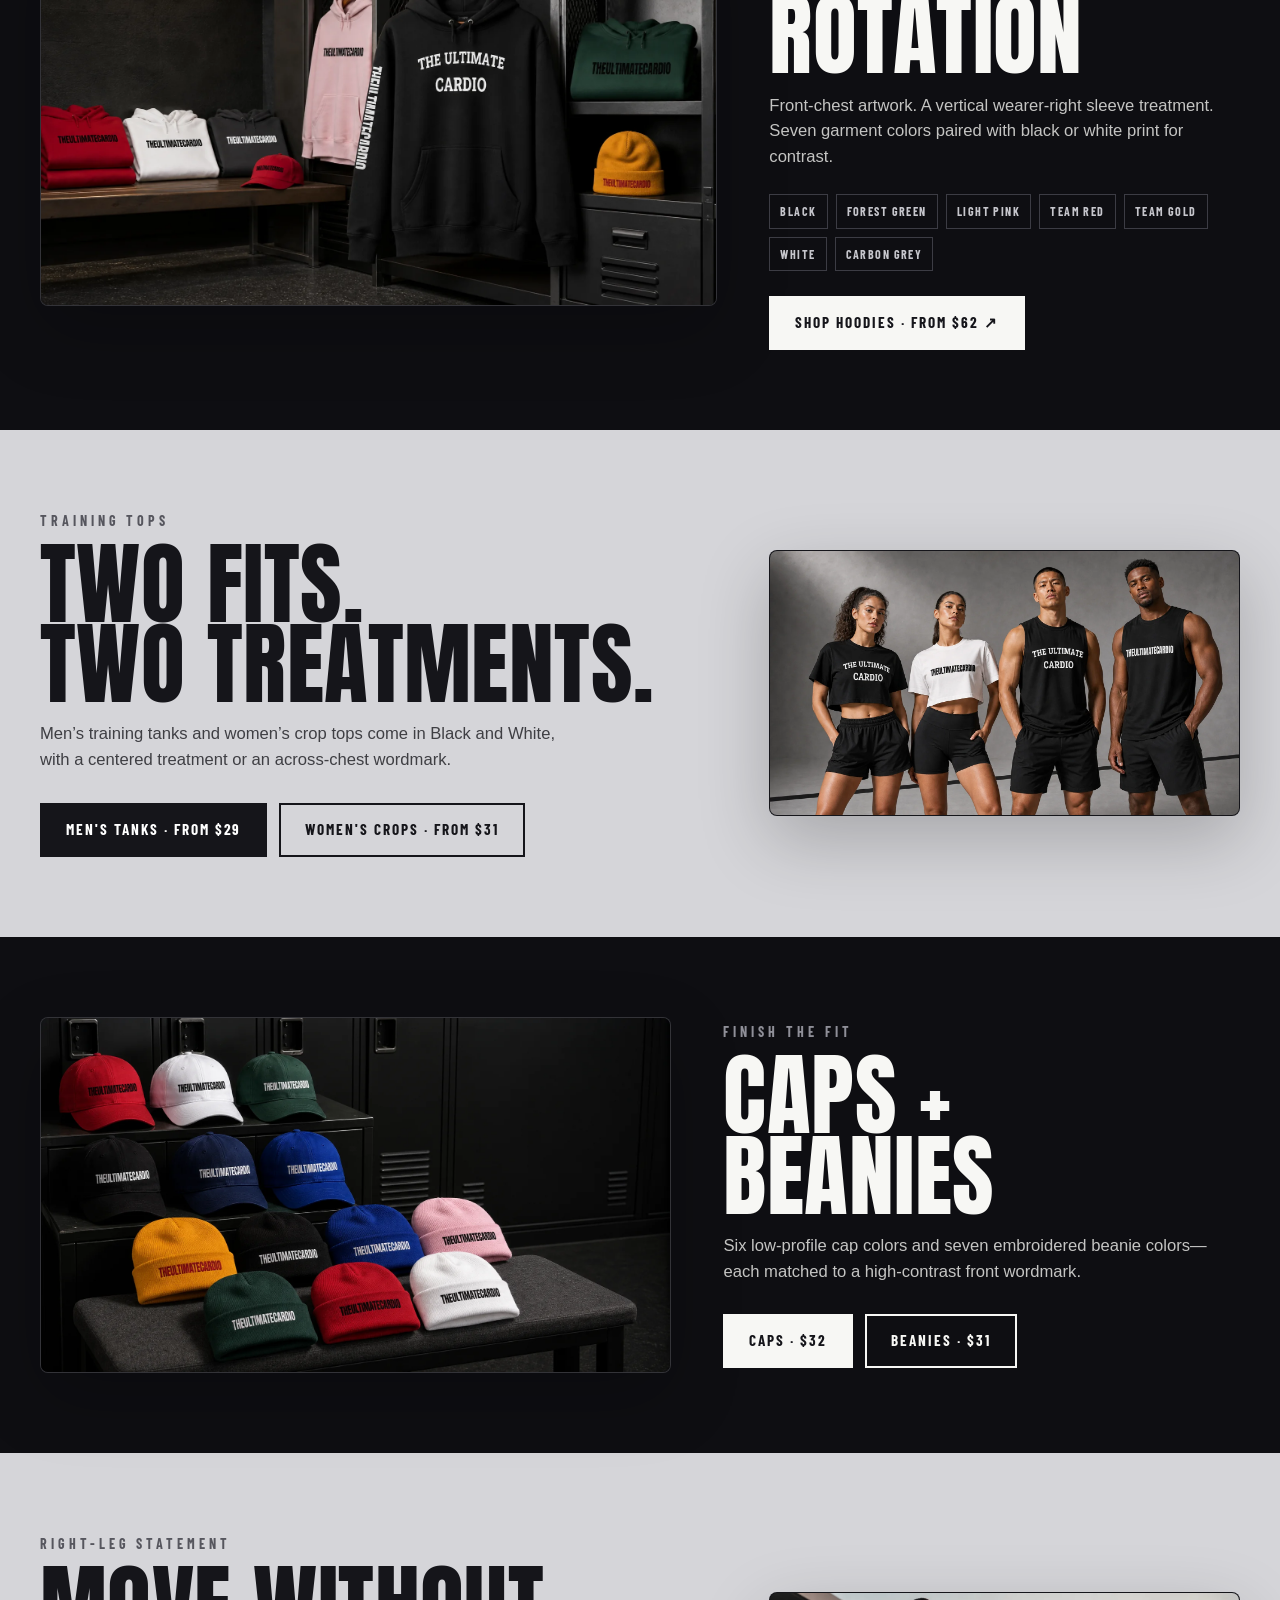
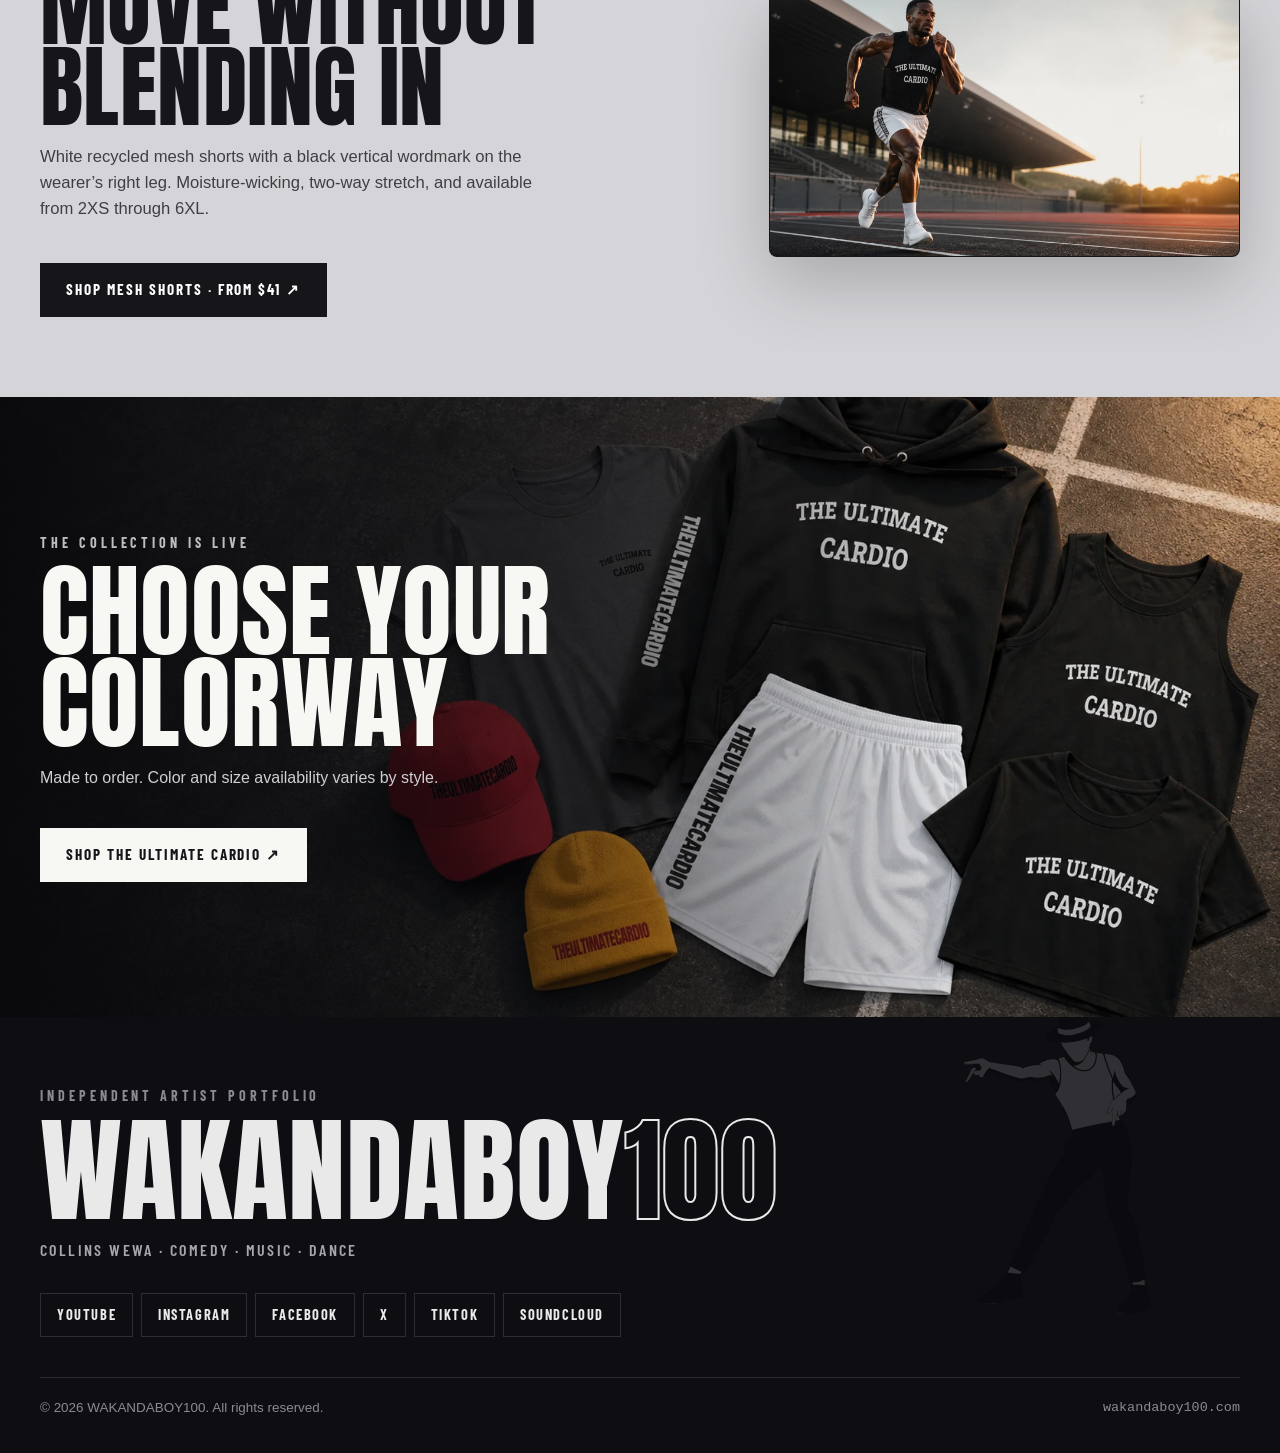
<file: merch/the-ultimate-cardio/index.html>
<!doctype html>
<html lang="en">
<head>
  <meta charset="utf-8">
  <meta name="viewport" content="width=device-width,initial-scale=1">
  <title>The Ultimate Cardio Collection | WAKANDABOY100 Merch</title>
  <meta name="description" content="Shop the full The Ultimate Cardio collection by WAKANDABOY100: T-shirts, hoodies, caps, beanies, tanks, crop tops, and mesh shorts from $29.">
  <meta name="theme-color" content="#15151a">
  <meta name="robots" content="index,follow,max-image-preview:large">
  <link rel="canonical" href="https://wakandaboy100.com/merch/the-ultimate-cardio/">
  <link rel="icon" type="image/png" href="../../favicon.png">
  <link rel="apple-touch-icon" href="../../apple-touch-icon.png">
  <link rel="preload" href="../../assets/fonts/anton-400.ttf" as="font" type="font/ttf" crossorigin>
  <link rel="preload" href="../../assets/fonts/barlow-condensed-700.ttf" as="font" type="font/ttf" crossorigin>
  <link rel="stylesheet" href="../../style.css">
  <meta property="og:type" content="website">
  <meta property="og:site_name" content="WAKANDABOY100">
  <meta property="og:url" content="https://wakandaboy100.com/merch/the-ultimate-cardio/">
  <meta property="og:title" content="The Ultimate Cardio Collection | WAKANDABOY100 Merch">
  <meta property="og:description" content="Shop the full The Ultimate Cardio collection by WAKANDABOY100: T-shirts, hoodies, caps, beanies, tanks, crop tops, and mesh shorts from $29.">
  <meta property="og:image" content="https://wakandaboy100.com/assets/images/ultimate-cardio-og-v2.jpg?v=2">
  <meta property="og:image:width" content="1200">
  <meta property="og:image:height" content="630">
  <meta property="og:image:alt" content="The Ultimate Cardio full apparel and headwear collection by WAKANDABOY100">
  <meta name="twitter:card" content="summary_large_image">
  <meta name="twitter:title" content="The Ultimate Cardio Collection | WAKANDABOY100 Merch">
  <meta name="twitter:description" content="Shop the full The Ultimate Cardio collection by WAKANDABOY100: T-shirts, hoodies, caps, beanies, tanks, crop tops, and mesh shorts from $29.">
  <meta name="twitter:image" content="https://wakandaboy100.com/assets/images/ultimate-cardio-og-v2.jpg?v=2">
  <script type="application/ld+json">{"@context":"https://schema.org","@graph":[{"@type":"WebSite","@id":"https://wakandaboy100.com/#website","name":"WAKANDABOY100","alternateName":"Collins Wewa","url":"https://wakandaboy100.com/","publisher":{"@id":"https://wakandaboy100.com/#collins-wewa"}},{"@type":"Person","@id":"https://wakandaboy100.com/#collins-wewa","name":"Collins Wewa","alternateName":["WAKANDABOY100","Collins Wewa TV"],"url":"https://wakandaboy100.com/about/","image":"https://wakandaboy100.com/assets/images/wakandaboy100-dancer.svg","description":"Collins Wewa, known as WAKANDABOY100, is an independent artist and performer working across music, dance, comedy, video, and live entertainment.","sameAs":["https://www.youtube.com/@wakandaboy100","https://www.instagram.com/wakandaboy100/","https://www.facebook.com/WakandaBoy100","https://x.com/WakandaBoy100","https://www.tiktok.com/@wakandaboy100","https://soundcloud.com/user-684213263","https://open.spotify.com/artist/25qMYd4ZAObBWwLwT7K1Jy","https://music.apple.com/us/artist/wakandaboy100/1559091732","https://audiomack.com/wakandaboy100/song/how-it-used-to-be","https://www.pandora.com/artist/wakandaboy100/dance-with-me-single/dance-with-me/TRpqqpvXfdcJp3J"]},{"@type":"CollectionPage","@id":"https://wakandaboy100.com/merch/the-ultimate-cardio/#webpage","url":"https://wakandaboy100.com/merch/the-ultimate-cardio/","name":"The Ultimate Cardio Collection | WAKANDABOY100 Merch","description":"Shop the full The Ultimate Cardio collection by WAKANDABOY100: T-shirts, hoodies, caps, beanies, tanks, crop tops, and mesh shorts from $29.","isPartOf":{"@id":"https://wakandaboy100.com/#website"},"about":{"@id":"https://wakandaboy100.com/#collins-wewa"},"primaryImageOfPage":{"@type":"ImageObject","url":"https://wakandaboy100.com/assets/images/ultimate-cardio-og-v2.jpg?v=2"},"significantLink":"https://shop.wakandaboy100.com/collections/all"}]}</script>
</head>
<body>

<a class="skip-link" href="#main">Skip to content</a>
<header class="site-header">
  <div class="nav-shell">
    <a class="brand" href="../../" aria-label="WAKANDABOY100 home">
      <span class="brand-mark"><img src="../../assets/images/wakandaboy100-dancer.svg" alt="" width="31" height="36"></span>
      <span class="brand-name">WAKANDABOY100</span>
    </a>
    <button class="menu-toggle" type="button" aria-expanded="false" aria-controls="site-nav" data-menu-toggle>Menu</button>
    <nav class="site-nav" id="site-nav" aria-label="Primary navigation" data-site-nav>
      <a href="../../">Home</a><a href="../../about/">About</a><a href="../../videos/">Videos</a><a href="../../music/">Music</a><a href="../../booking/">Booking</a><a href="../../merch/the-ultimate-cardio/" aria-current="page">Merch</a>
      <a class="watch-link" href="../../videos/los-angeles-airport/">Watch</a>
    </nav>
  </div>
</header>
<main id="main">

<section class="campaign-hero campaign-merch" aria-labelledby="merch-title">
  <img class="campaign-backdrop" src="../../assets/images/ultimate-cardio-v2/stadium-lifestyle.webp" alt="Athletes wearing The Ultimate Cardio hoodie, T-shirt, and mesh shorts in a stadium tunnel" width="1672" height="941" fetchpriority="high">
  <div class="campaign-scrim"></div>
  <div class="shell campaign-copy">
    <p class="eyebrow">The Ultimate Cardio by WAKANDABOY100</p>
    <h1 class="display" id="merch-title">Built for the<br>whole session</h1>
    <p>Nine live styles. Color-matched print treatments. Made-to-order gear for training, movement, and everything after.</p>
    <div class="actions"><a class="button light" href="https://shop.wakandaboy100.com/collections/all" target="_blank" rel="noopener">Shop the full collection ↗</a></div>
  </div>
</section>
<section class="collection-stats" aria-label="The Ultimate Cardio collection summary"><div class="shell collection-stats-grid">
  <div><strong>09</strong><span>Live styles</span></div><div><strong>$29</strong><span>Starting price</span></div><div><strong>07</strong><span>Hoodie colorways</span></div><div><strong>2XS–6XL</strong><span>Widest size range</span></div>
</div></section>
<section class="shell section" aria-labelledby="collection-grid-title">
  <div class="section-head"><div><p class="eyebrow">Shop every style</p><h2 class="display" id="collection-grid-title">The full<br>collection</h2><p class="intro">Official product renders below show the real live products. Select a style to choose its available color and size in the shop.</p></div><a class="button" href="https://shop.wakandaboy100.com/collections/all" target="_blank" rel="noopener">Open the shop ↗</a></div>
  <div class="product-grid"><a class="product-card" href="https://shop.wakandaboy100.com/products/the-ultimate-cardio-t-shirt" target="_blank" rel="noopener" aria-label="Shop The Ultimate Cardio T-Shirt for $38"><span class="product-media"><img loading="lazy" src="../../assets/images/ultimate-cardio-v2/product-tshirt.webp" alt="The Ultimate Cardio T-Shirt in charcoal with a compact front chest treatment" width="1000" height="1000"></span><span class="product-meta"><span class="product-kicker">7 colors · From $38</span><strong>T-Shirt</strong><span class="product-colors">Asphalt, Red, Yellow, Solid White Blend, True Royal, Charity Pink, Black</span><span class="product-shop">Shop now <span aria-hidden="true">↗</span></span></span></a><a class="product-card" href="https://shop.wakandaboy100.com/products/the-ultimate-cardio-hoodie" target="_blank" rel="noopener" aria-label="Shop The Ultimate Cardio Hoodie for $62"><span class="product-media"><img loading="lazy" src="../../assets/images/ultimate-cardio-v2/product-hoodie.webp" alt="Black The Ultimate Cardio Hoodie with white front and right-sleeve artwork" width="1000" height="1000"></span><span class="product-meta"><span class="product-kicker">7 colors · From $62</span><strong>Hoodie</strong><span class="product-colors">Black, Forest Green, Light Pink, Team Red, Team Gold, White, Carbon Grey</span><span class="product-shop">Shop now <span aria-hidden="true">↗</span></span></span></a><a class="product-card" href="https://shop.wakandaboy100.com/products/the-ultimate-cardio-low-profile-cap" target="_blank" rel="noopener" aria-label="Shop The Ultimate Cardio Low-Profile Cap for $32"><span class="product-media"><img loading="lazy" src="../../assets/images/ultimate-cardio-v2/product-cap.webp" alt="Red The Ultimate Cardio low-profile cap with black front wordmark" width="1000" height="1000"></span><span class="product-meta"><span class="product-kicker">6 colors · From $32</span><strong>Low-Profile Cap</strong><span class="product-colors">Red, White, Dark Green, Black, Dark Navy, Royal</span><span class="product-shop">Shop now <span aria-hidden="true">↗</span></span></span></a><a class="product-card" href="https://shop.wakandaboy100.com/products/the-ultimate-cardio-embroidered-beanie" target="_blank" rel="noopener" aria-label="Shop The Ultimate Cardio Embroidered Beanie for $31"><span class="product-media"><img loading="lazy" src="../../assets/images/ultimate-cardio-v2/product-beanie.webp" alt="Gold The Ultimate Cardio embroidered beanie with red front stitching" width="1000" height="1000"></span><span class="product-meta"><span class="product-kicker">7 colors · From $31</span><strong>Embroidered Beanie</strong><span class="product-colors">Gold, Black, Royal, Baby Pink, Spruce, Red, White</span><span class="product-shop">Shop now <span aria-hidden="true">↗</span></span></span></a><a class="product-card" href="https://shop.wakandaboy100.com/products/the-ultimate-cardio-mens-training-tank" target="_blank" rel="noopener" aria-label="Shop The Ultimate Cardio Men&#x27;s Training Tank for $29"><span class="product-media"><img loading="lazy" src="../../assets/images/ultimate-cardio-v2/product-mens-tank.webp" alt="Black men&#x27;s The Ultimate Cardio training tank with white two-line front artwork" width="1000" height="1000"></span><span class="product-meta"><span class="product-kicker">2 colors · From $29</span><strong>Men&#x27;s Training Tank</strong><span class="product-colors">Black, White</span><span class="product-shop">Shop now <span aria-hidden="true">↗</span></span></span></a><a class="product-card" href="https://shop.wakandaboy100.com/products/the-ultimate-cardio-mens-training-tank-across-chest-2" target="_blank" rel="noopener" aria-label="Shop The Ultimate Cardio Men&#x27;s Training Tank — Across Chest for $29"><span class="product-media"><img loading="lazy" src="../../assets/images/ultimate-cardio-v2/product-mens-across.webp" alt="Black men&#x27;s The Ultimate Cardio training tank with white one-line across-chest artwork" width="1000" height="1000"></span><span class="product-meta"><span class="product-kicker">2 colors · From $29</span><strong>Men&#x27;s Across-Chest Tank</strong><span class="product-colors">Black, White</span><span class="product-shop">Shop now <span aria-hidden="true">↗</span></span></span></a><a class="product-card" href="https://shop.wakandaboy100.com/products/the-ultimate-cardio-womens-crop-top" target="_blank" rel="noopener" aria-label="Shop The Ultimate Cardio Women&#x27;s Crop Top for $31"><span class="product-media"><img loading="lazy" src="../../assets/images/ultimate-cardio-v2/product-womens-crop.webp" alt="Black women&#x27;s The Ultimate Cardio crop top with white two-line front artwork" width="1000" height="1000"></span><span class="product-meta"><span class="product-kicker">2 colors · From $31</span><strong>Women&#x27;s Crop Top</strong><span class="product-colors">Black, White</span><span class="product-shop">Shop now <span aria-hidden="true">↗</span></span></span></a><a class="product-card" href="https://shop.wakandaboy100.com/products/the-ultimate-cardio-womens-crop-top-across-chest-2" target="_blank" rel="noopener" aria-label="Shop The Ultimate Cardio Women&#x27;s Crop Top — Across Chest for $31"><span class="product-media"><img loading="lazy" src="../../assets/images/ultimate-cardio-v2/product-womens-across.webp" alt="White women&#x27;s The Ultimate Cardio crop top with black one-line across-chest artwork" width="1000" height="1000"></span><span class="product-meta"><span class="product-kicker">2 colors · From $31</span><strong>Women&#x27;s Across-Chest Crop Top</strong><span class="product-colors">Black, White</span><span class="product-shop">Shop now <span aria-hidden="true">↗</span></span></span></a><a class="product-card" href="https://shop.wakandaboy100.com/products/the-ultimate-cardio-mesh-shorts-vertical-right-side-black-print" target="_blank" rel="noopener" aria-label="Shop The Ultimate Cardio Mesh Shorts — Right Leg for $41"><span class="product-media"><img loading="lazy" src="../../assets/images/ultimate-cardio-v2/product-shorts.webp" alt="White The Ultimate Cardio mesh shorts with black vertical artwork on the wearer&#x27;s right leg" width="1000" height="1000"></span><span class="product-meta"><span class="product-kicker">1 color · From $41</span><strong>Mesh Shorts</strong><span class="product-colors">White</span><span class="product-shop">Shop now <span aria-hidden="true">↗</span></span></span></a></div>
</section>
<section class="spotlight spotlight-dark"><div class="shell spotlight-grid">
  <div class="spotlight-media"><img loading="lazy" src="../../assets/images/ultimate-cardio-v2/hoodie-locker.webp" alt="The Ultimate Cardio hoodie collection displayed in a dark athletic locker room" width="1672" height="941"></div>
  <div class="spotlight-copy"><p class="eyebrow">Layer up</p><h2 class="display">The Hoodie<br>Rotation</h2><p>Front-chest artwork. A vertical wearer-right sleeve treatment. Seven garment colors paired with black or white print for contrast.</p><ul class="color-list"><li>Black</li><li>Forest Green</li><li>Light Pink</li><li>Team Red</li><li>Team Gold</li><li>White</li><li>Carbon Grey</li></ul><a class="button light" href="https://shop.wakandaboy100.com/products/the-ultimate-cardio-hoodie" target="_blank" rel="noopener">Shop hoodies · From $62 ↗</a></div>
</div></section>
<section class="shell section spotlight-grid spotlight-grid-light">
  <div class="spotlight-copy"><p class="eyebrow">Training tops</p><h2 class="display">Two fits.<br>Two treatments.</h2><p>Men’s training tanks and women’s crop tops come in Black and White, with a centered treatment or an across-chest wordmark.</p><div class="actions"><a class="button primary" href="https://shop.wakandaboy100.com/products/the-ultimate-cardio-mens-training-tank" target="_blank" rel="noopener">Men's tanks · From $29</a><a class="button" href="https://shop.wakandaboy100.com/products/the-ultimate-cardio-womens-crop-top" target="_blank" rel="noopener">Women's crops · From $31</a></div></div>
  <div class="spotlight-media"><img loading="lazy" src="../../assets/images/ultimate-cardio-v2/training-tops.webp" alt="Athletes wearing black and white The Ultimate Cardio tanks and crop tops" width="1672" height="941"></div>
</section>
<section class="spotlight spotlight-dark"><div class="shell spotlight-grid spotlight-grid-reverse">
  <div class="spotlight-media"><img loading="lazy" src="../../assets/images/ultimate-cardio-v2/headwear-locker.webp" alt="The Ultimate Cardio caps and beanies displayed across the full color range" width="1672" height="941"></div>
  <div class="spotlight-copy"><p class="eyebrow">Finish the fit</p><h2 class="display">Caps +<br>Beanies</h2><p>Six low-profile cap colors and seven embroidered beanie colors—each matched to a high-contrast front wordmark.</p><div class="actions"><a class="button light" href="https://shop.wakandaboy100.com/products/the-ultimate-cardio-low-profile-cap" target="_blank" rel="noopener">Caps · $32</a><a class="button dark-outline" href="https://shop.wakandaboy100.com/products/the-ultimate-cardio-embroidered-beanie" target="_blank" rel="noopener">Beanies · $31</a></div></div>
</div></section>
<section class="shell section spotlight-grid spotlight-grid-light shorts-spotlight">
  <div class="spotlight-copy"><p class="eyebrow">Right-leg statement</p><h2 class="display">Move without<br>blending in</h2><p>White recycled mesh shorts with a black vertical wordmark on the wearer’s right leg. Moisture-wicking, two-way stretch, and available from 2XS through 6XL.</p><a class="button primary" href="https://shop.wakandaboy100.com/products/the-ultimate-cardio-mesh-shorts-vertical-right-side-black-print" target="_blank" rel="noopener">Shop mesh shorts · From $41 ↗</a></div>
  <div class="spotlight-media"><img loading="lazy" src="../../assets/images/ultimate-cardio-v2/shorts-track.webp" alt="Runner wearing white The Ultimate Cardio mesh shorts and a black training tank on a track" width="1672" height="941"></div>
</section>
<section class="collection-final"><img loading="lazy" src="../../assets/images/ultimate-cardio-v2/collection-flatlay.webp" alt="The Ultimate Cardio apparel and headwear collection" width="1672" height="941"><div class="collection-final-scrim"></div><div class="shell collection-final-copy"><p class="eyebrow">The collection is live</p><h2 class="display">Choose your<br>colorway</h2><p>Made to order. Color and size availability varies by style.</p><a class="button light" href="https://shop.wakandaboy100.com/collections/all" target="_blank" rel="noopener">Shop The Ultimate Cardio ↗</a></div></section>

</main>

<footer class="site-footer">
  <div class="shell footer-shell">
    <img class="footer-art" src="../../assets/images/wakandaboy100-dancer.svg" alt="" aria-hidden="true">
    <p class="eyebrow">Independent artist portfolio</p>
    <h2 class="display">WAKANDABOY<span style="color:transparent;-webkit-text-stroke:2px #e9e9ea">100</span></h2>
    <p class="artist-line">Collins Wewa · Comedy · Music · Dance</p>
    <div class="footer-links"><a href="https://www.youtube.com/@wakandaboy100" target="_blank" rel="noopener">YouTube</a><a href="https://www.instagram.com/wakandaboy100/" target="_blank" rel="noopener">Instagram</a><a href="https://www.facebook.com/WakandaBoy100" target="_blank" rel="noopener">Facebook</a><a href="https://x.com/WakandaBoy100" target="_blank" rel="noopener">X</a><a href="https://www.tiktok.com/@wakandaboy100" target="_blank" rel="noopener">TikTok</a><a href="https://soundcloud.com/user-684213263" target="_blank" rel="noopener">SoundCloud</a></div>
    <div class="footer-base"><span>© <span data-year></span> WAKANDABOY100. All rights reserved.</span><span class="mono">wakandaboy100.com</span></div>
  </div>
</footer>
<script src="../../script.js" defer></script>
</body>
</html>
</file>
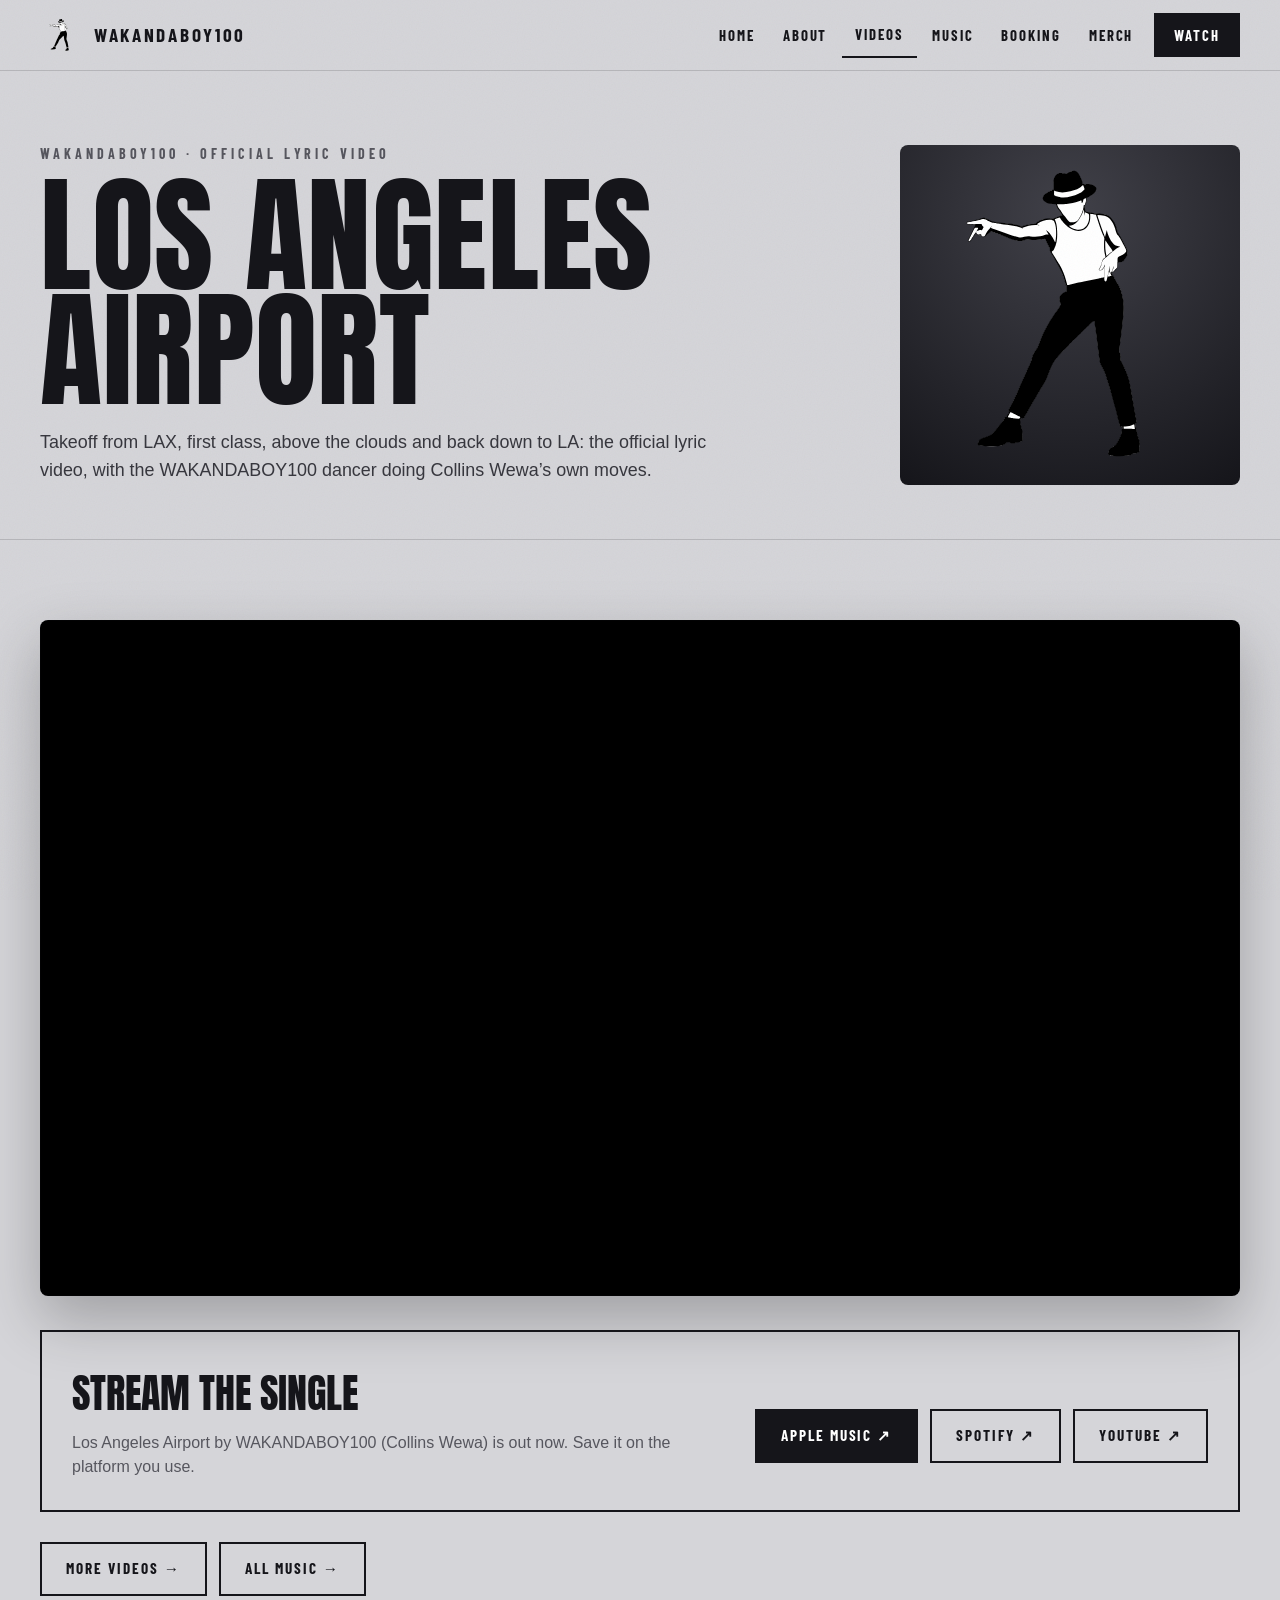
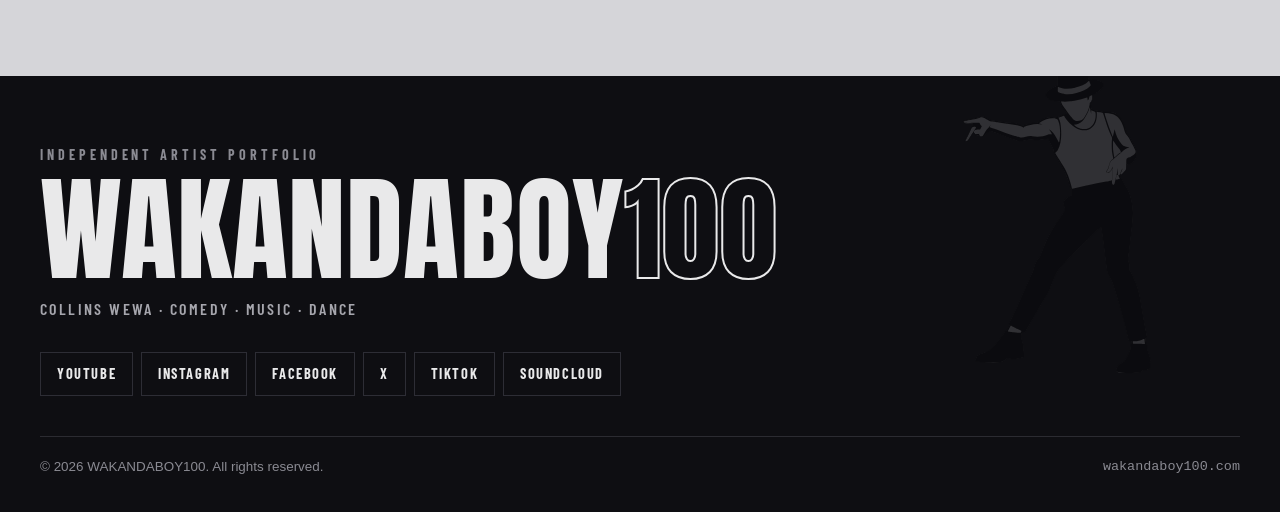
<file: videos/los-angeles-airport/index.html>
<!doctype html>
<html lang="en">
<head>
  <meta charset="utf-8">
  <meta name="viewport" content="width=device-width,initial-scale=1">
  <title>Los Angeles Airport (Official Lyric Video) | WAKANDABOY100</title>
  <meta name="description" content="Watch the official lyric video for Los Angeles Airport by WAKANDABOY100 (Collins Wewa): takeoff from LAX, first class and above the clouds.">
  <meta name="theme-color" content="#15151a">
  <meta name="robots" content="index,follow,max-image-preview:large">
  <link rel="canonical" href="https://wakandaboy100.com/videos/los-angeles-airport/">
  <link rel="icon" type="image/png" href="../../favicon.png">
  <link rel="apple-touch-icon" href="../../apple-touch-icon.png">
  <link rel="preload" href="../../assets/fonts/anton-400.ttf" as="font" type="font/ttf" crossorigin>
  <link rel="preload" href="../../assets/fonts/barlow-condensed-700.ttf" as="font" type="font/ttf" crossorigin>
  <link rel="stylesheet" href="../../style.css">
  <meta property="og:type" content="website">
  <meta property="og:site_name" content="WAKANDABOY100">
  <meta property="og:url" content="https://wakandaboy100.com/videos/los-angeles-airport/">
  <meta property="og:title" content="Los Angeles Airport (Official Lyric Video) | WAKANDABOY100">
  <meta property="og:description" content="Watch the official lyric video for Los Angeles Airport by WAKANDABOY100 (Collins Wewa): takeoff from LAX, first class and above the clouds.">
  <meta property="og:image" content="https://wakandaboy100.com/assets/images/los-angeles-airport-og.jpg">
  <meta property="og:image:width" content="1200">
  <meta property="og:image:height" content="630">
  <meta property="og:image:alt" content="Los Angeles Airport official lyric video by WAKANDABOY100">
  <meta name="twitter:card" content="summary_large_image">
  <meta name="twitter:title" content="Los Angeles Airport (Official Lyric Video) | WAKANDABOY100">
  <meta name="twitter:description" content="Watch the official lyric video for Los Angeles Airport by WAKANDABOY100 (Collins Wewa): takeoff from LAX, first class and above the clouds.">
  <meta name="twitter:image" content="https://wakandaboy100.com/assets/images/los-angeles-airport-og.jpg">
  <script type="application/ld+json">{"@context":"https://schema.org","@graph":[{"@type":"WebSite","@id":"https://wakandaboy100.com/#website","name":"WAKANDABOY100","alternateName":"Collins Wewa","url":"https://wakandaboy100.com/","publisher":{"@id":"https://wakandaboy100.com/#collins-wewa"}},{"@type":"Person","@id":"https://wakandaboy100.com/#collins-wewa","name":"Collins Wewa","alternateName":["WAKANDABOY100","Collins Wewa TV"],"url":"https://wakandaboy100.com/about/","image":"https://wakandaboy100.com/assets/images/wakandaboy100-dancer.svg","description":"Collins Wewa, known as WAKANDABOY100, is an independent artist and performer working across music, dance, comedy, video, and live entertainment.","sameAs":["https://www.youtube.com/@wakandaboy100","https://www.instagram.com/wakandaboy100/","https://www.facebook.com/WakandaBoy100","https://x.com/WakandaBoy100","https://www.tiktok.com/@wakandaboy100","https://soundcloud.com/user-684213263","https://open.spotify.com/artist/25qMYd4ZAObBWwLwT7K1Jy","https://music.apple.com/us/artist/wakandaboy100/1559091732","https://audiomack.com/wakandaboy100/song/how-it-used-to-be","https://www.pandora.com/artist/wakandaboy100/dance-with-me-single/dance-with-me/TRpqqpvXfdcJp3J"]},{"@type":"ItemPage","@id":"https://wakandaboy100.com/videos/los-angeles-airport/#webpage","url":"https://wakandaboy100.com/videos/los-angeles-airport/","name":"Los Angeles Airport (Official Lyric Video) | WAKANDABOY100","description":"Watch the official lyric video for Los Angeles Airport by WAKANDABOY100 (Collins Wewa): takeoff from LAX, first class and above the clouds.","isPartOf":{"@id":"https://wakandaboy100.com/#website"},"about":{"@id":"https://wakandaboy100.com/#collins-wewa"},"primaryImageOfPage":{"@type":"ImageObject","url":"https://wakandaboy100.com/assets/images/los-angeles-airport-og.jpg"},"video":{"@type":"VideoObject","name":"Los Angeles Airport (Official Lyric Video)","description":"Takeoff from LAX, first class, above the clouds and back down to LA: the official lyric video, with the WAKANDABOY100 dancer doing Collins Wewa\u2019s own moves.","thumbnailUrl":"https://wakandaboy100.com/assets/images/los-angeles-airport-lyric-video-poster.webp","embedUrl":"https://www.youtube.com/embed/JW-gdaF4cRw","url":"https://www.youtube.com/watch?v=JW-gdaF4cRw","uploadDate":"2026-11-22","duration":"PT3M13S","creator":{"@id":"https://wakandaboy100.com/#collins-wewa"}}}]}</script>
</head>
<body>

<a class="skip-link" href="#main">Skip to content</a>
<header class="site-header">
  <div class="nav-shell">
    <a class="brand" href="../../" aria-label="WAKANDABOY100 home">
      <span class="brand-mark"><img src="../../assets/images/wakandaboy100-dancer.svg" alt="" width="31" height="36"></span>
      <span class="brand-name">WAKANDABOY100</span>
    </a>
    <button class="menu-toggle" type="button" aria-expanded="false" aria-controls="site-nav" data-menu-toggle>Menu</button>
    <nav class="site-nav" id="site-nav" aria-label="Primary navigation" data-site-nav>
      <a href="../../">Home</a><a href="../../about/">About</a><a href="../../videos/" aria-current="page">Videos</a><a href="../../music/">Music</a><a href="../../booking/">Booking</a><a href="../../merch/the-ultimate-cardio/">Merch</a>
      <a class="watch-link" href="../../videos/los-angeles-airport/">Watch</a>
    </nav>
  </div>
</header>
<main id="main">

<section class="page-hero song-hero"><div class="shell page-hero-grid"><div><p class="eyebrow">WAKANDABOY100 · Official Lyric Video</p><h1 class="display">Los Angeles<br>Airport</h1><p class="lede">Takeoff from LAX, first class, above the clouds and back down to LA: the official lyric video, with the WAKANDABOY100 dancer doing Collins Wewa’s own moves.</p></div><div class="page-mark"><img src="../../assets/images/wakandaboy100-dancer.svg" alt="WAKANDABOY100 dancer mark" width="300" height="330"></div></div></section>
<section class="shell section">
  <figure class="lyric-player"><iframe src="https://www.youtube-nocookie.com/embed/JW-gdaF4cRw?rel=0" title="Los Angeles Airport (Official Lyric Video)" width="1920" height="1080" loading="lazy" allow="accelerometer; autoplay; clipboard-write; encrypted-media; gyroscope; picture-in-picture; web-share" referrerpolicy="strict-origin-when-cross-origin" allowfullscreen></iframe></figure>
  <div class="contact-panel"><div><h2>Stream the single</h2><p>Los Angeles Airport by WAKANDABOY100 (Collins Wewa) is out now. Save it on the platform you use.</p></div><div class="actions"><a class="button primary" href="https://music.apple.com/us/album/los-angeles-airport/6788572322" target="_blank" rel="noopener">Apple Music ↗</a><a class="button" href="https://open.spotify.com/track/67wgSrI2LRYMzFWzBpWqRd" target="_blank" rel="noopener">Spotify ↗</a><a class="button" href="https://www.youtube.com/watch?v=JW-gdaF4cRw" target="_blank" rel="noopener">YouTube ↗</a></div></div>
  <div class="actions"><a class="button" href="../../videos/">More videos →</a><a class="button" href="../../music/">All music →</a></div>
</section>

</main>

<footer class="site-footer">
  <div class="shell footer-shell">
    <img class="footer-art" src="../../assets/images/wakandaboy100-dancer.svg" alt="" aria-hidden="true">
    <p class="eyebrow">Independent artist portfolio</p>
    <h2 class="display">WAKANDABOY<span style="color:transparent;-webkit-text-stroke:2px #e9e9ea">100</span></h2>
    <p class="artist-line">Collins Wewa · Comedy · Music · Dance</p>
    <div class="footer-links"><a href="https://www.youtube.com/@wakandaboy100" target="_blank" rel="noopener">YouTube</a><a href="https://www.instagram.com/wakandaboy100/" target="_blank" rel="noopener">Instagram</a><a href="https://www.facebook.com/WakandaBoy100" target="_blank" rel="noopener">Facebook</a><a href="https://x.com/WakandaBoy100" target="_blank" rel="noopener">X</a><a href="https://www.tiktok.com/@wakandaboy100" target="_blank" rel="noopener">TikTok</a><a href="https://soundcloud.com/user-684213263" target="_blank" rel="noopener">SoundCloud</a></div>
    <div class="footer-base"><span>© <span data-year></span> WAKANDABOY100. All rights reserved.</span><span class="mono">wakandaboy100.com</span></div>
  </div>
</footer>
<script src="../../script.js" defer></script>
</body>
</html>
</file>
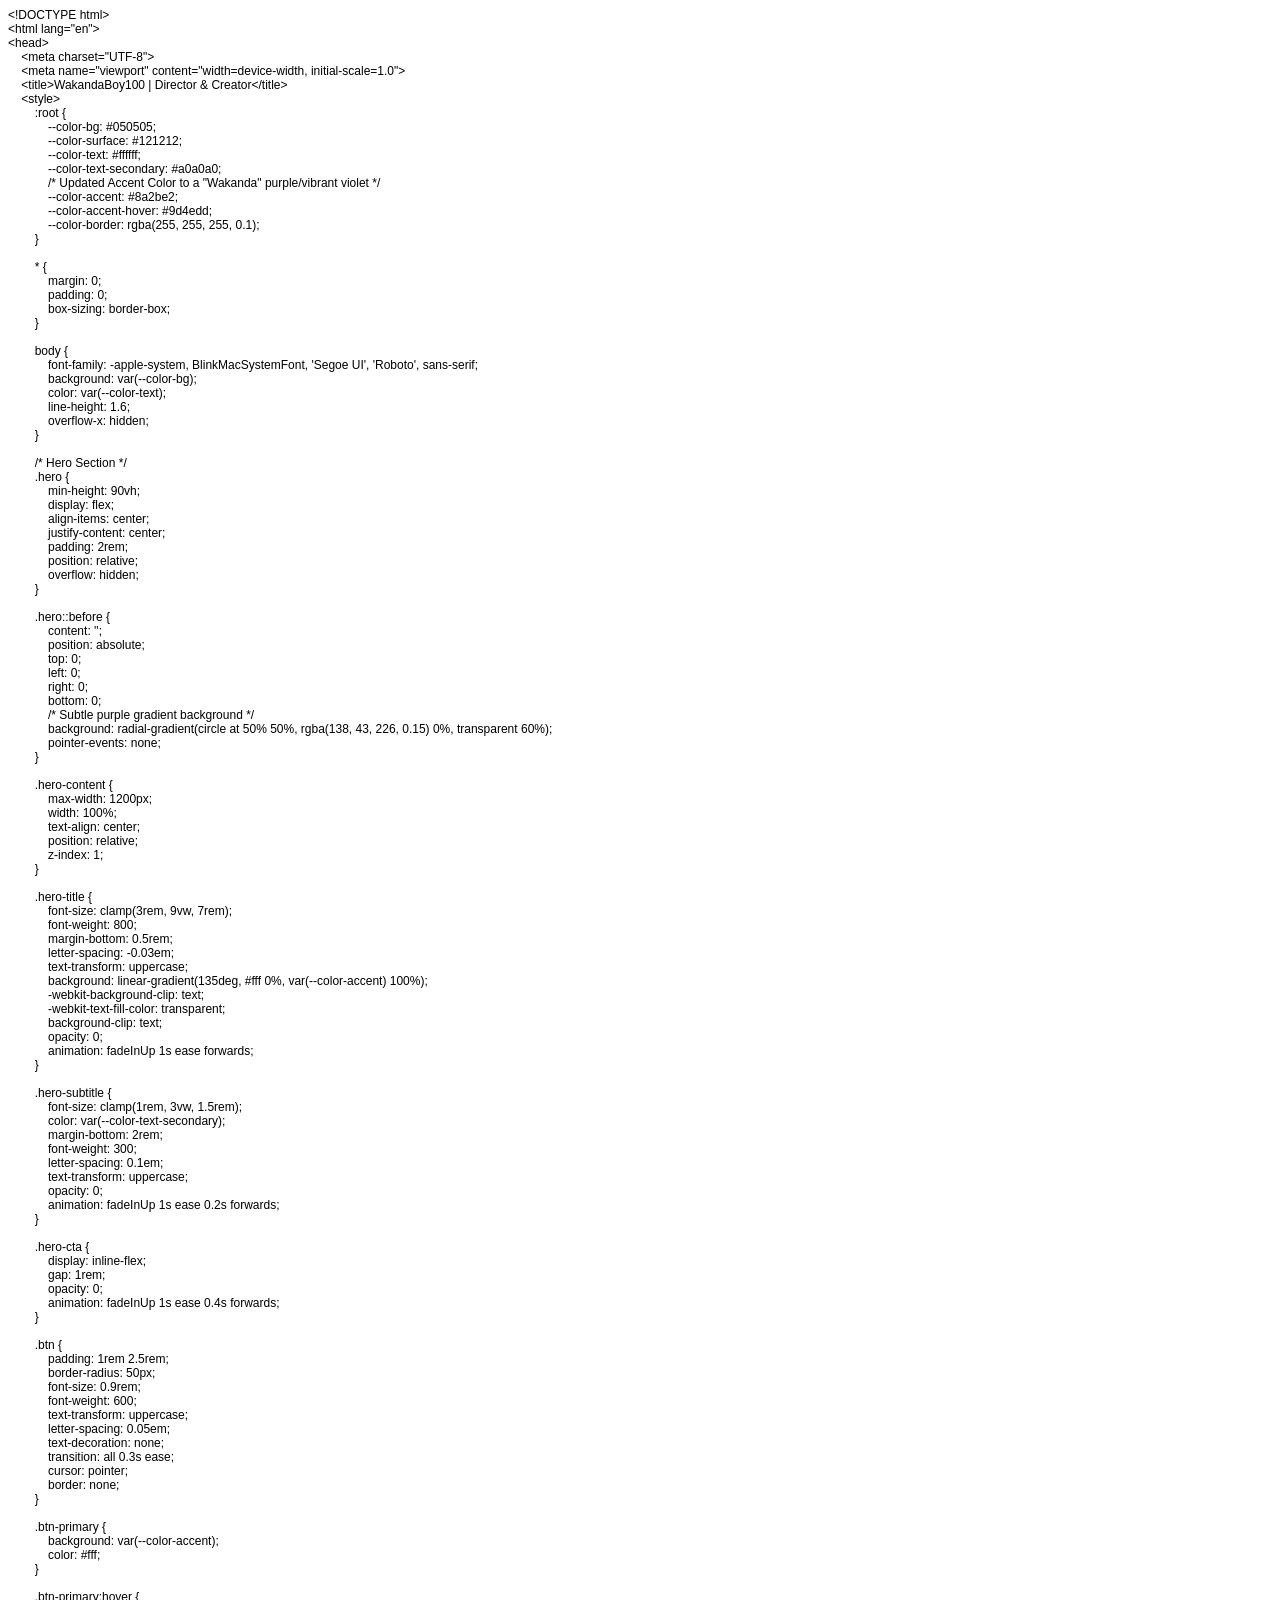
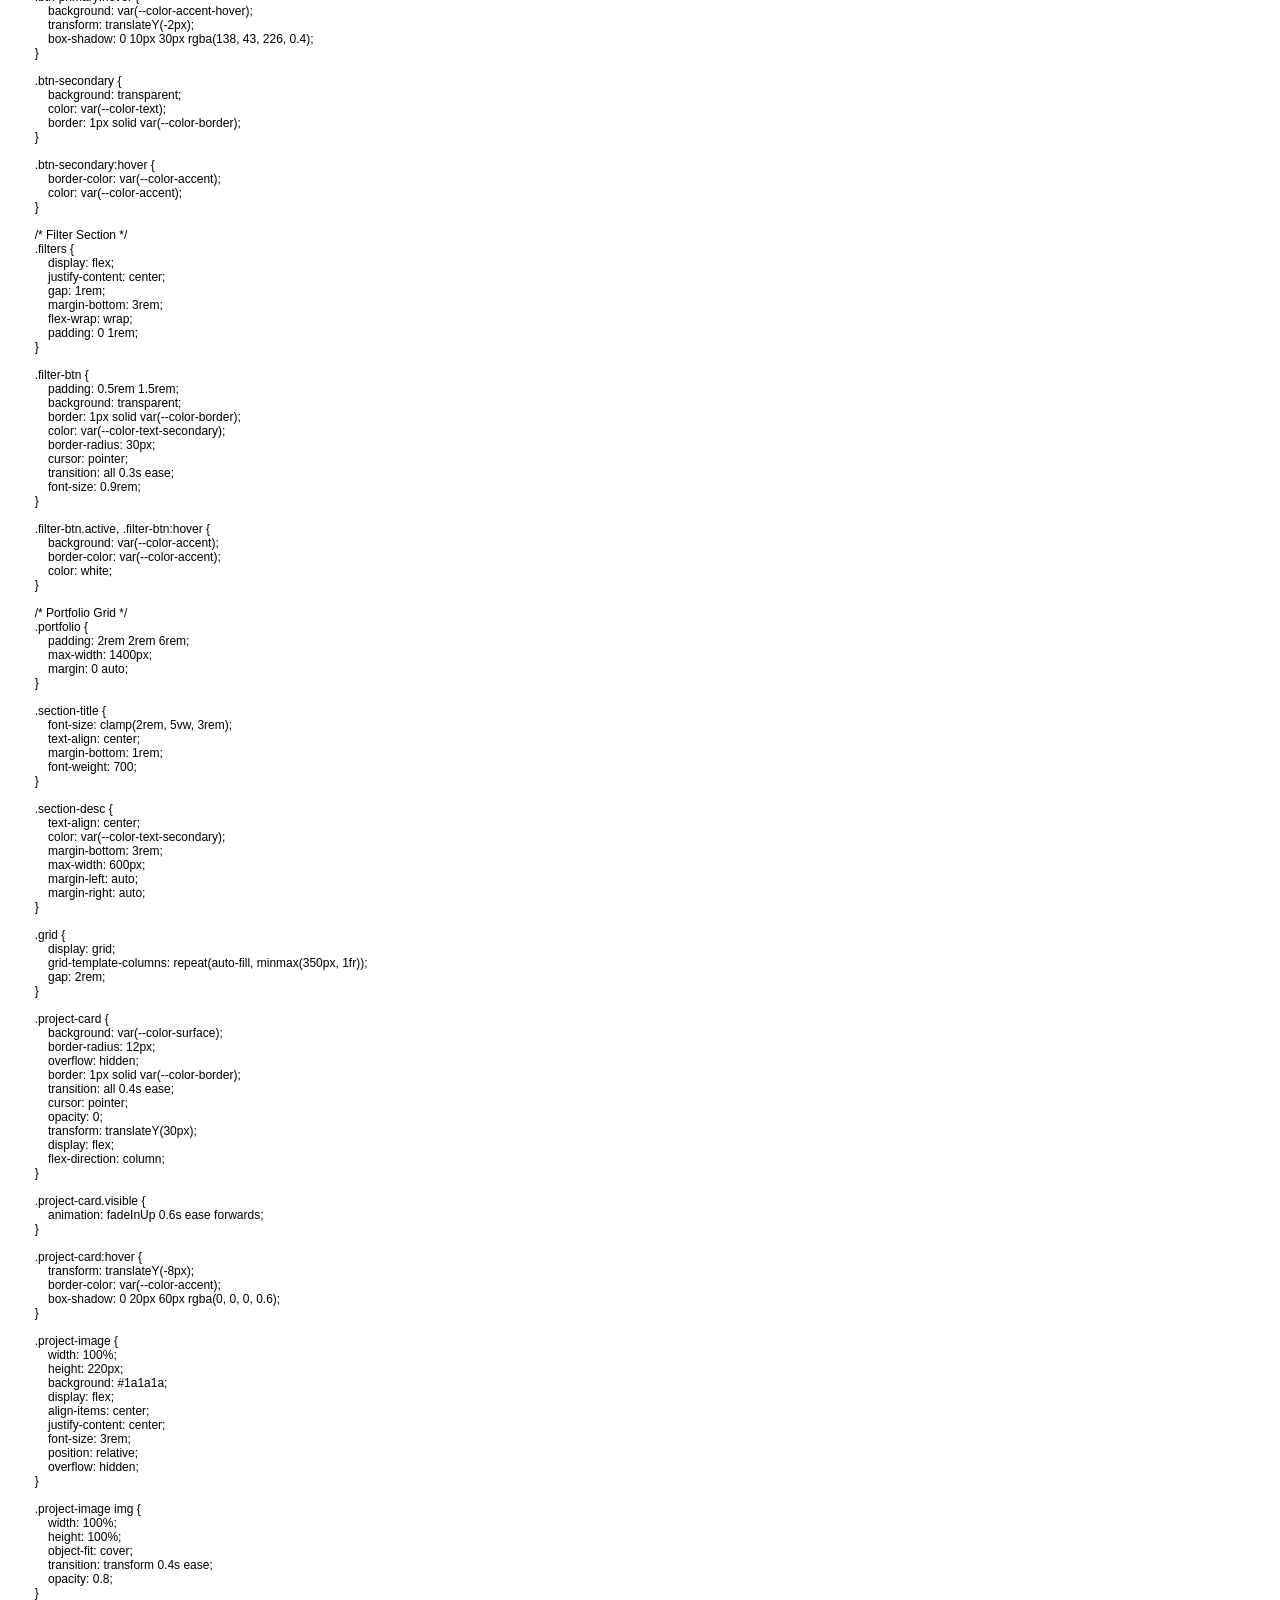
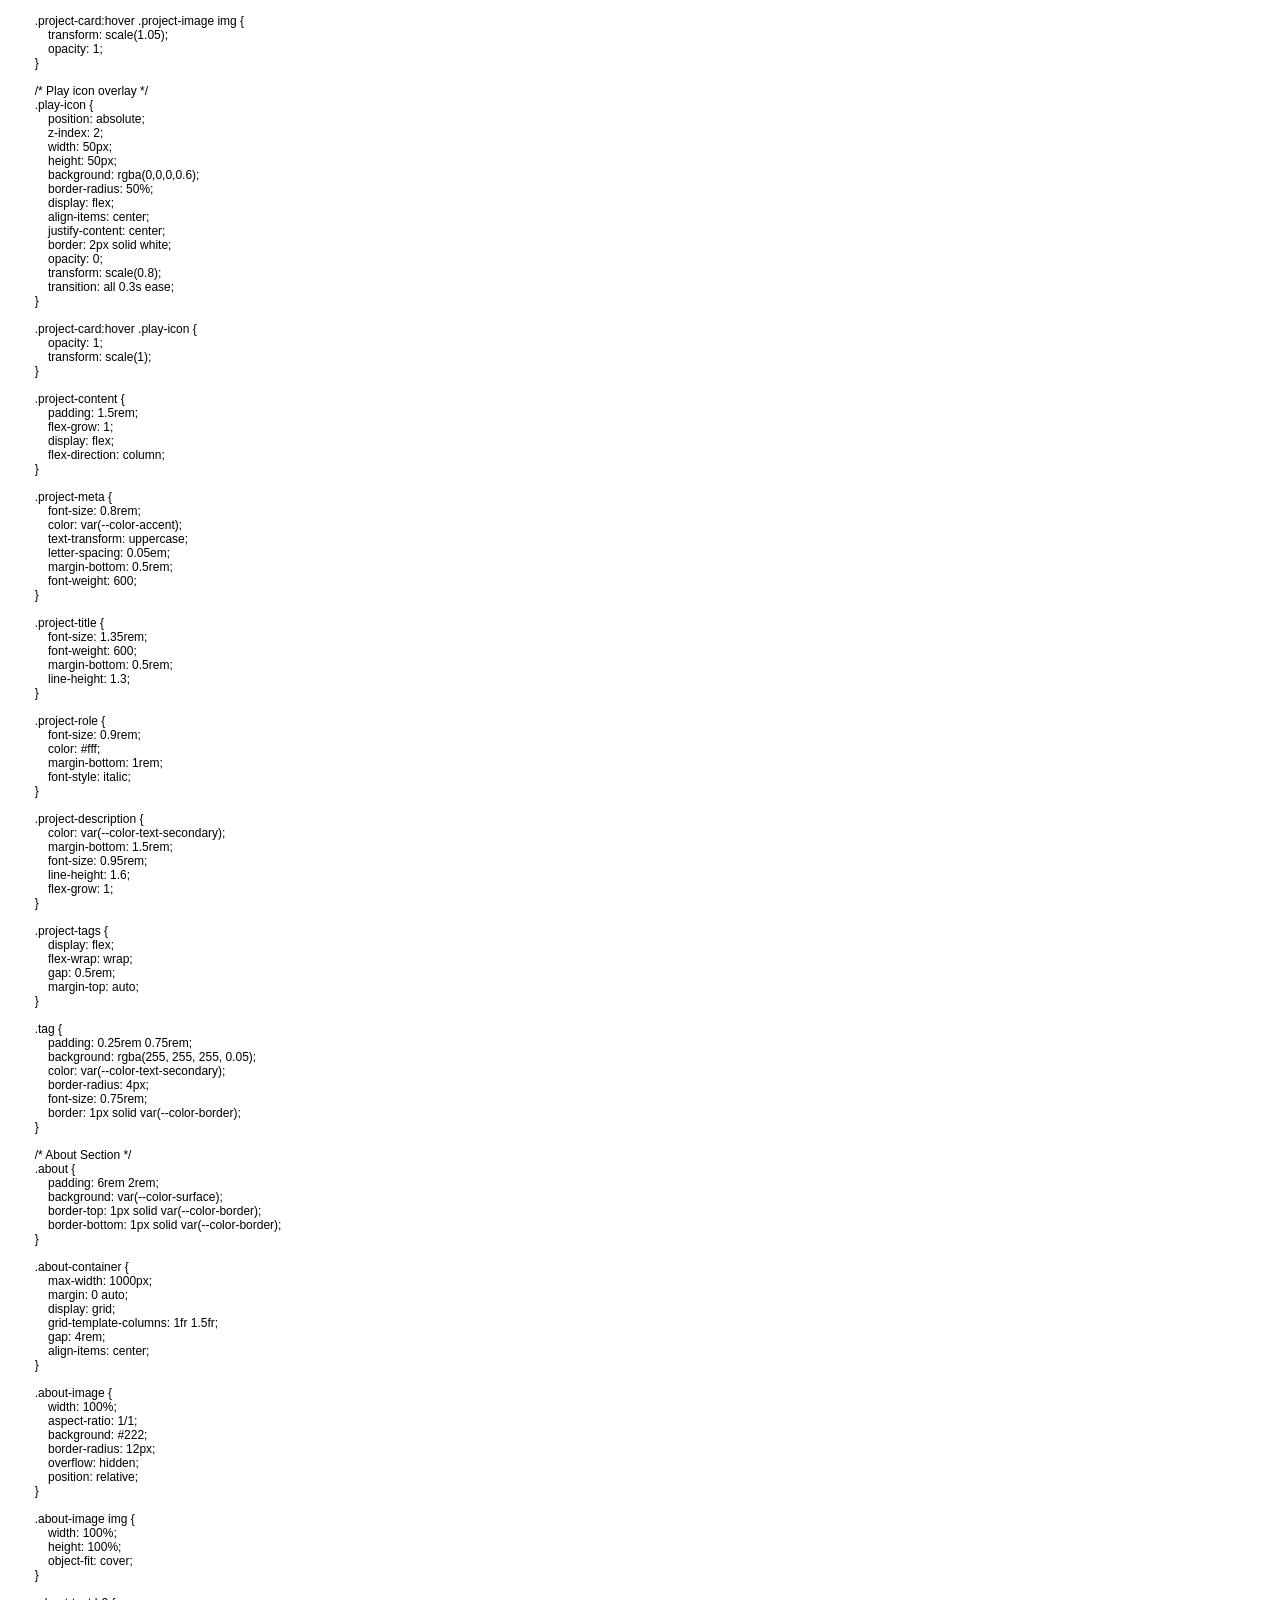
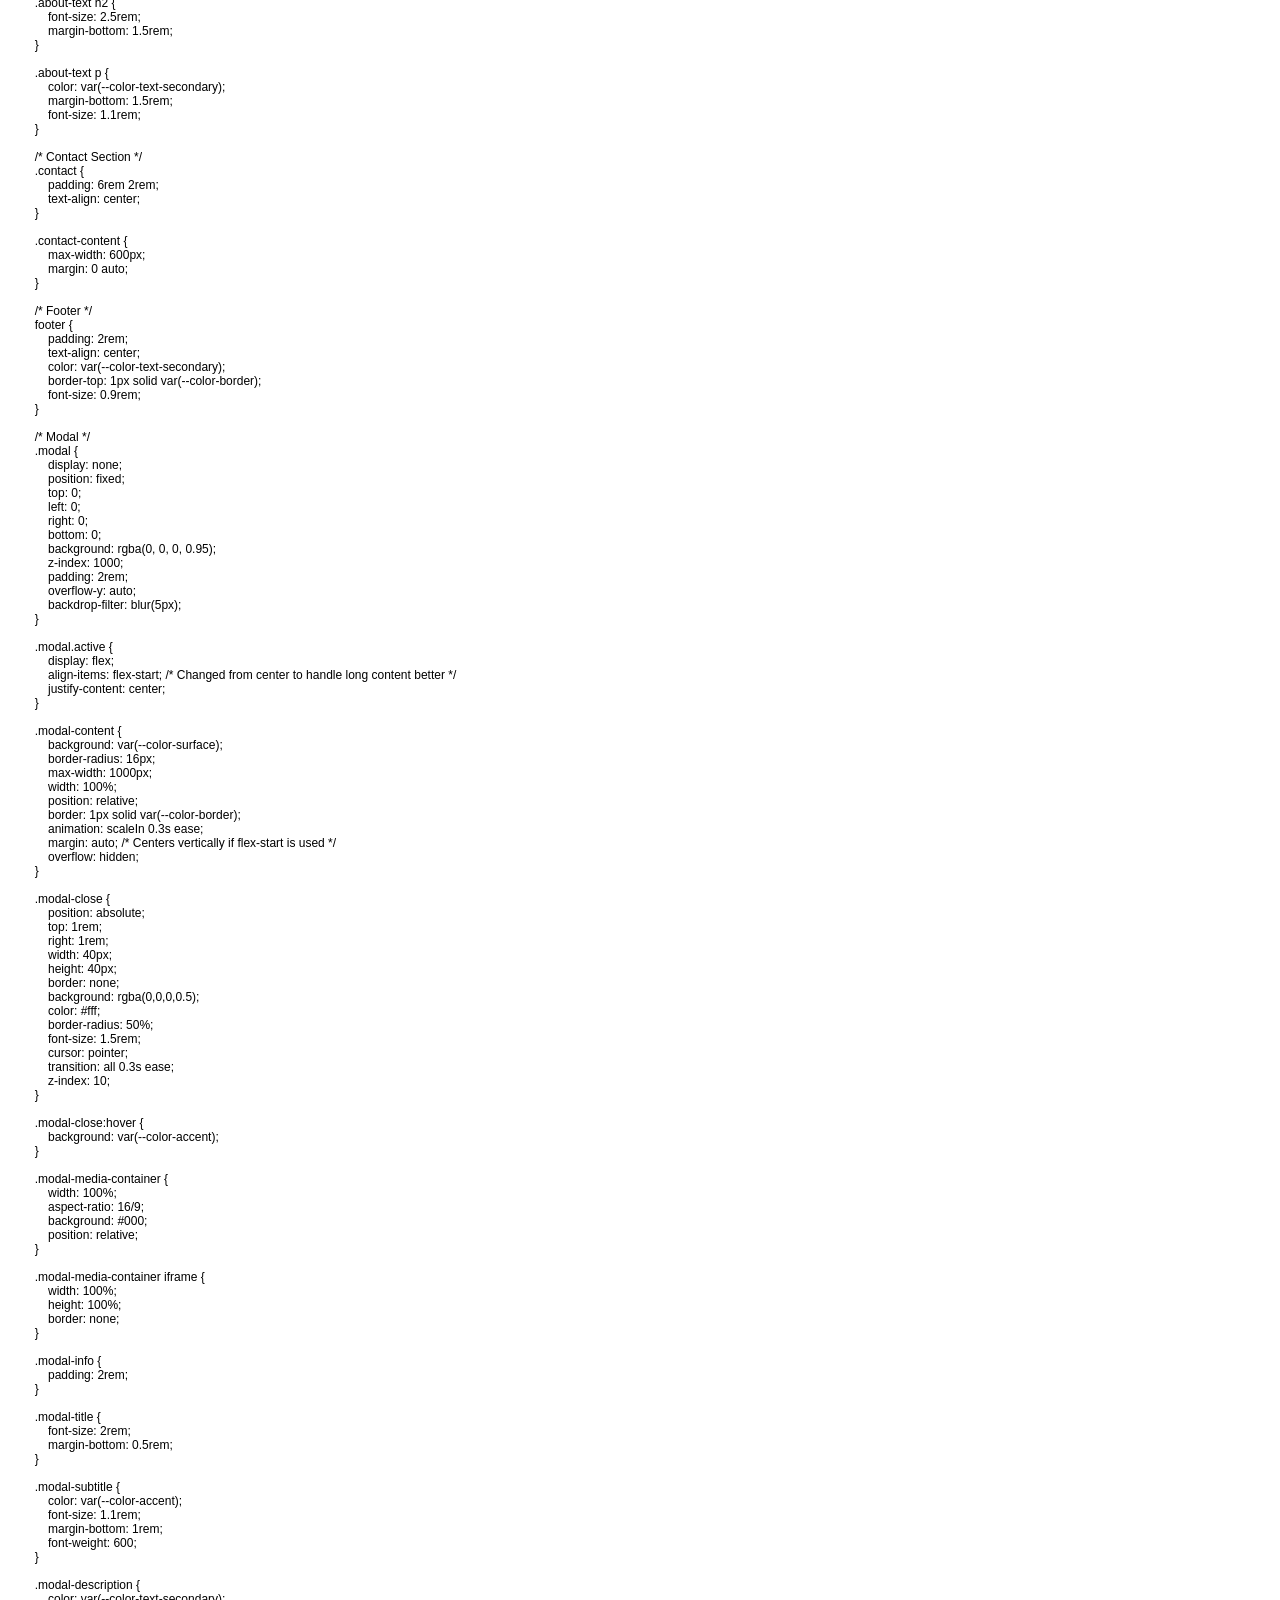
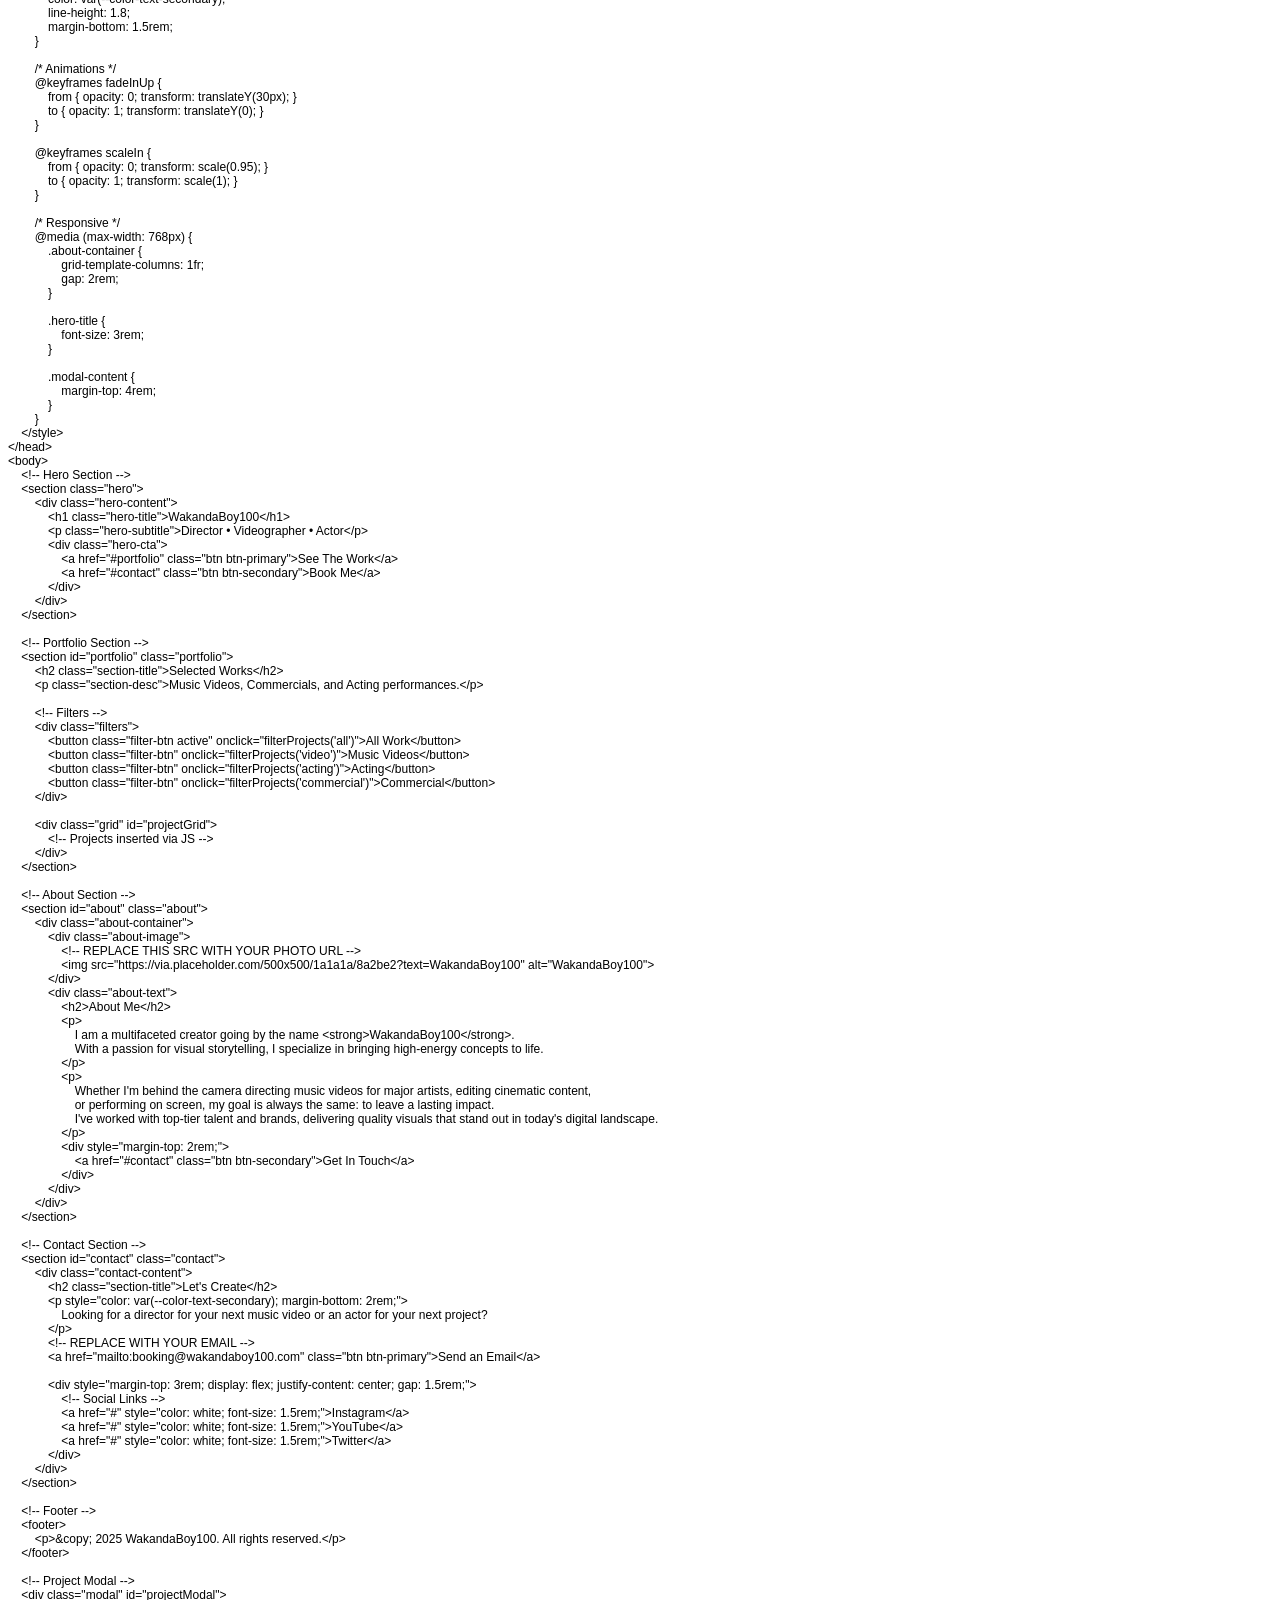
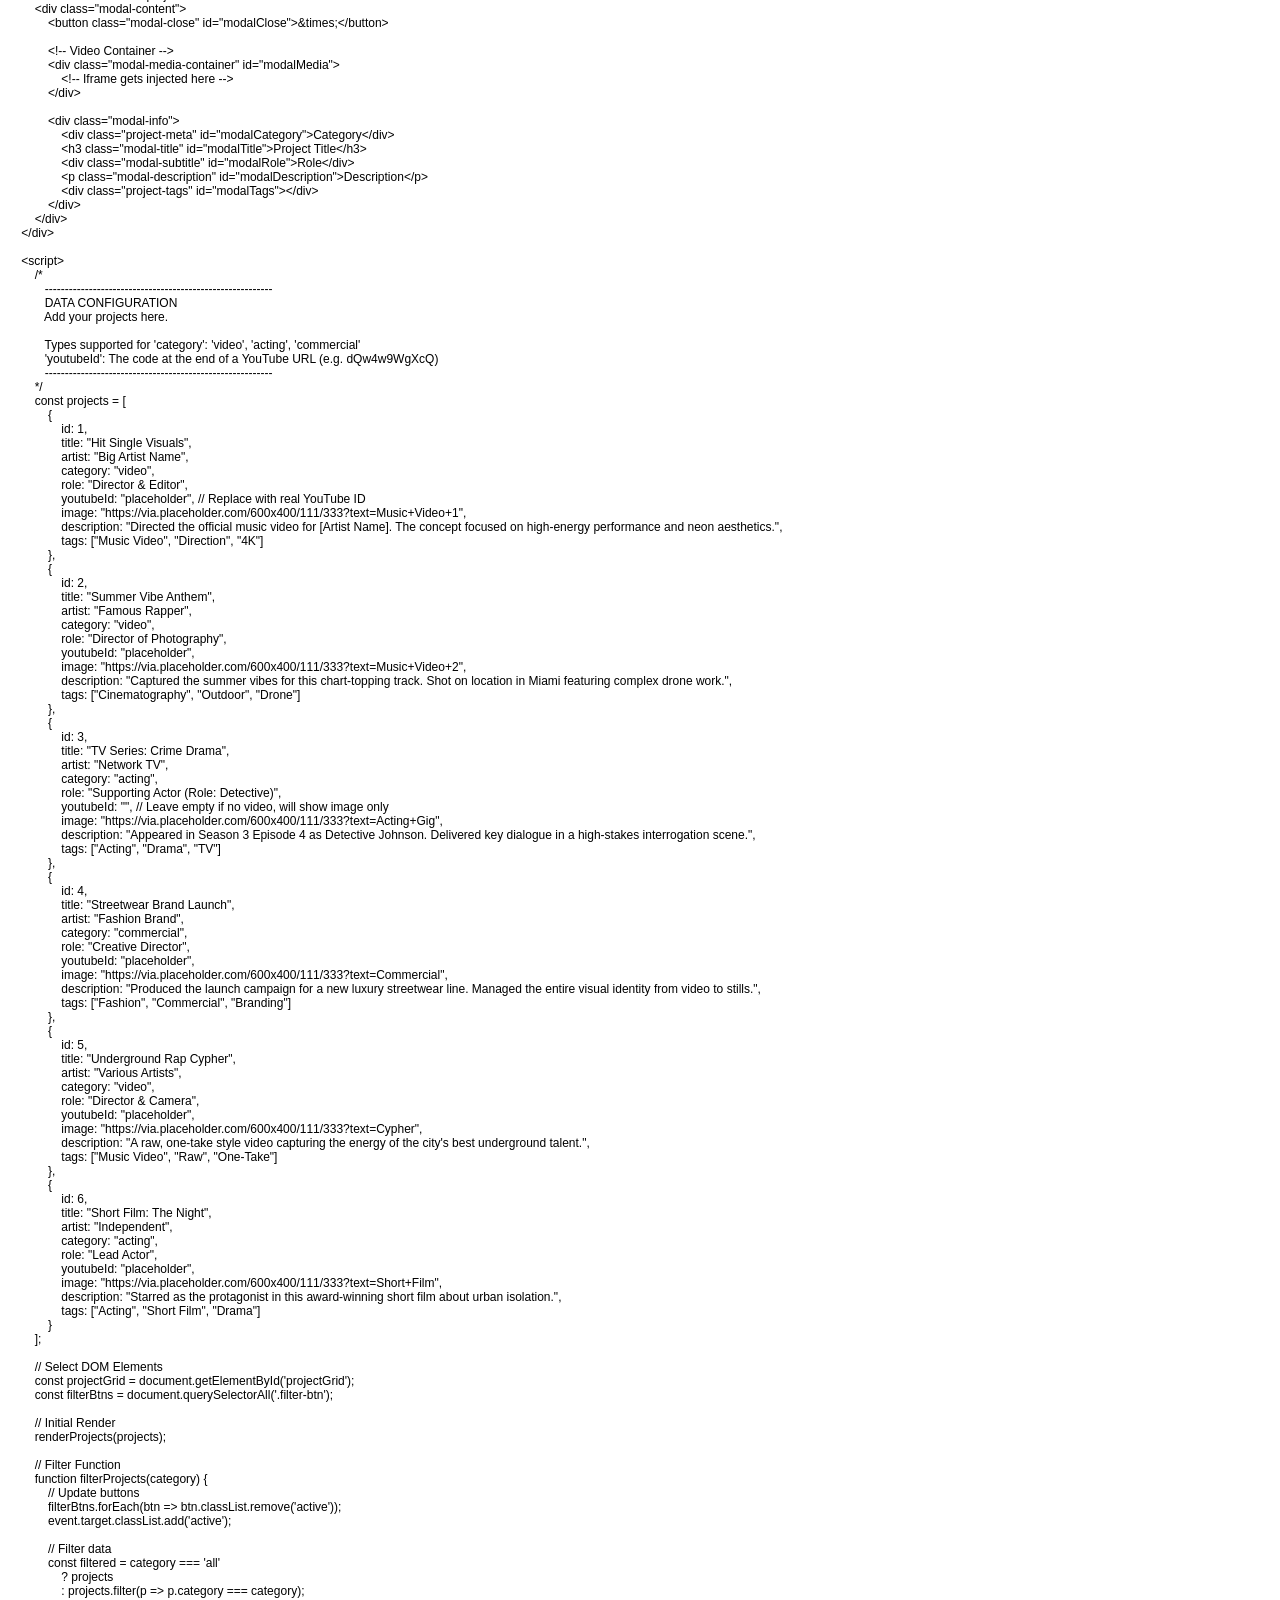
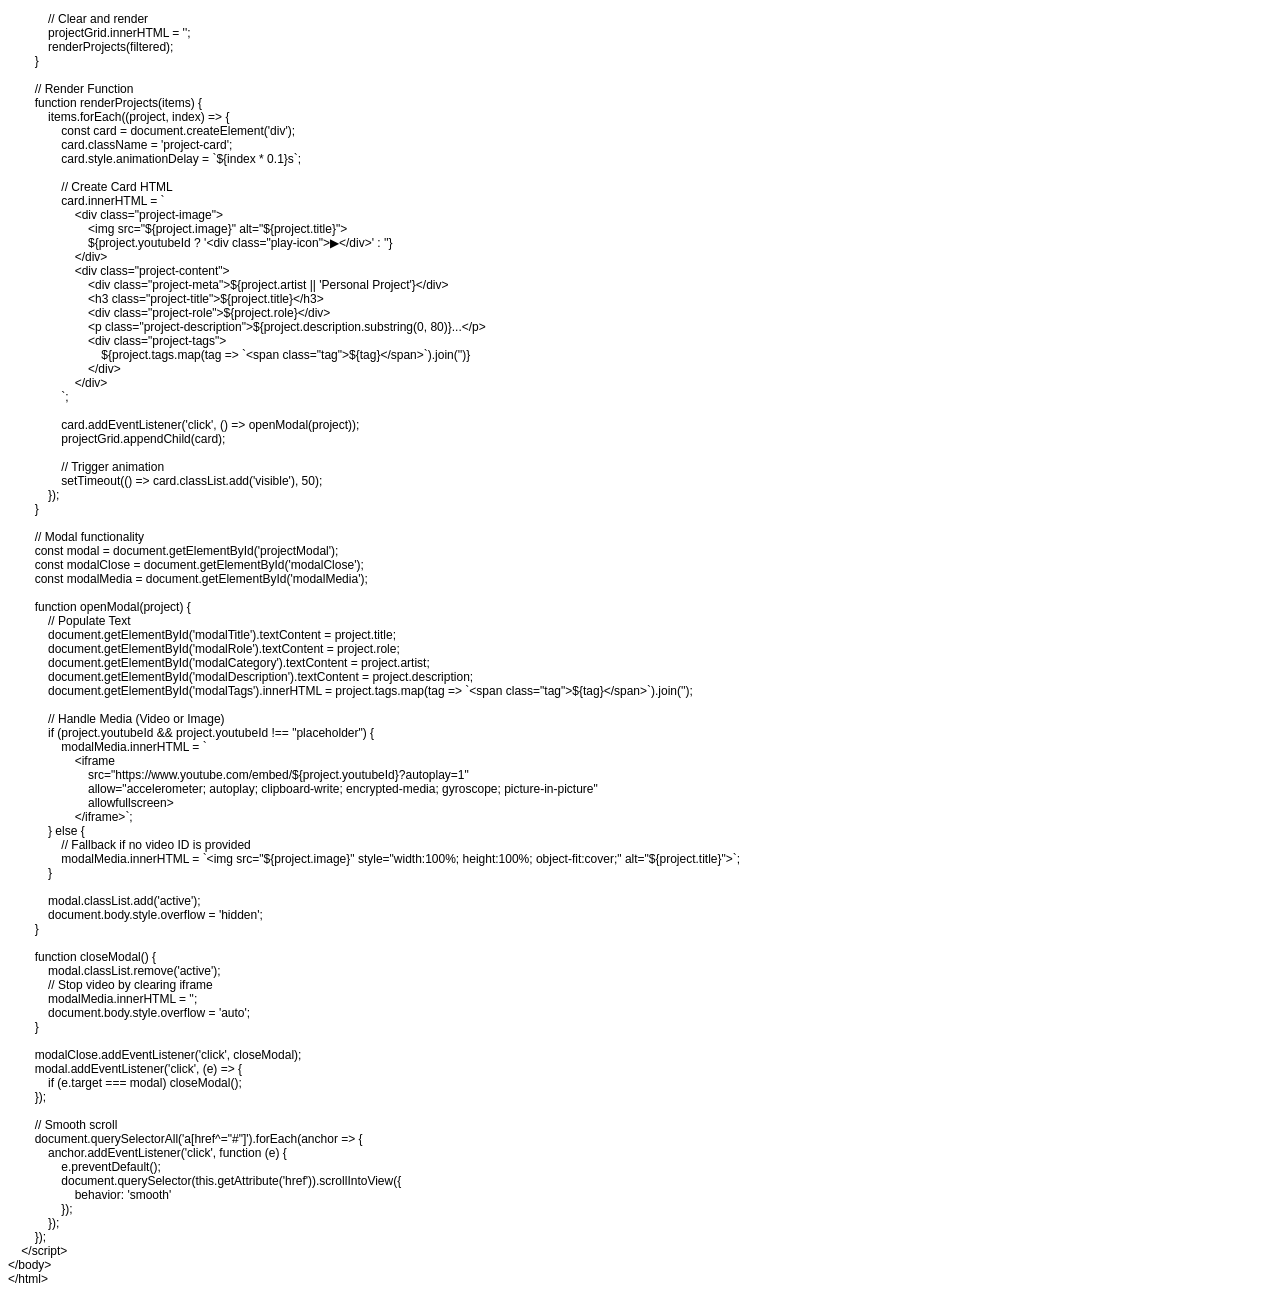
<file: index_11212025.html>
<!DOCTYPE html PUBLIC "-//W3C//DTD HTML 4.01//EN" "http://www.w3.org/TR/html4/strict.dtd">
<html>
<head>
  <meta http-equiv="Content-Type" content="text/html; charset=utf-8">
  <meta http-equiv="Content-Style-Type" content="text/css">
  <title></title>
  <meta name="Generator" content="Cocoa HTML Writer">
  <meta name="CocoaVersion" content="2685.2">
  <style type="text/css">
    p.p1 {margin: 0.0px 0.0px 0.0px 0.0px; font: 12.0px Helvetica}
    p.p2 {margin: 0.0px 0.0px 0.0px 0.0px; font: 12.0px Helvetica; min-height: 14.0px}
  </style>
</head>
<body>
<p class="p1">&lt;!DOCTYPE html&gt;</p>
<p class="p1">&lt;html lang="en"&gt;</p>
<p class="p1">&lt;head&gt;</p>
<p class="p1"><span class="Apple-converted-space">    </span>&lt;meta charset="UTF-8"&gt;</p>
<p class="p1"><span class="Apple-converted-space">    </span>&lt;meta name="viewport" content="width=device-width, initial-scale=1.0"&gt;</p>
<p class="p1"><span class="Apple-converted-space">    </span>&lt;title&gt;WakandaBoy100 | Director &amp; Creator&lt;/title&gt;</p>
<p class="p1"><span class="Apple-converted-space">    </span>&lt;style&gt;</p>
<p class="p1"><span class="Apple-converted-space">        </span>:root {</p>
<p class="p1"><span class="Apple-converted-space">            </span>--color-bg: #050505;</p>
<p class="p1"><span class="Apple-converted-space">            </span>--color-surface: #121212;</p>
<p class="p1"><span class="Apple-converted-space">            </span>--color-text: #ffffff;</p>
<p class="p1"><span class="Apple-converted-space">            </span>--color-text-secondary: #a0a0a0;</p>
<p class="p1"><span class="Apple-converted-space">            </span>/* Updated Accent Color to a "Wakanda" purple/vibrant violet */</p>
<p class="p1"><span class="Apple-converted-space">            </span>--color-accent: #8a2be2;<span class="Apple-converted-space"> </span></p>
<p class="p1"><span class="Apple-converted-space">            </span>--color-accent-hover: #9d4edd;</p>
<p class="p1"><span class="Apple-converted-space">            </span>--color-border: rgba(255, 255, 255, 0.1);</p>
<p class="p1"><span class="Apple-converted-space">        </span>}</p>
<p class="p2"><br></p>
<p class="p1"><span class="Apple-converted-space">        </span>* {</p>
<p class="p1"><span class="Apple-converted-space">            </span>margin: 0;</p>
<p class="p1"><span class="Apple-converted-space">            </span>padding: 0;</p>
<p class="p1"><span class="Apple-converted-space">            </span>box-sizing: border-box;</p>
<p class="p1"><span class="Apple-converted-space">        </span>}</p>
<p class="p2"><br></p>
<p class="p1"><span class="Apple-converted-space">        </span>body {</p>
<p class="p1"><span class="Apple-converted-space">            </span>font-family: -apple-system, BlinkMacSystemFont, 'Segoe UI', 'Roboto', sans-serif;</p>
<p class="p1"><span class="Apple-converted-space">            </span>background: var(--color-bg);</p>
<p class="p1"><span class="Apple-converted-space">            </span>color: var(--color-text);</p>
<p class="p1"><span class="Apple-converted-space">            </span>line-height: 1.6;</p>
<p class="p1"><span class="Apple-converted-space">            </span>overflow-x: hidden;</p>
<p class="p1"><span class="Apple-converted-space">        </span>}</p>
<p class="p2"><br></p>
<p class="p1"><span class="Apple-converted-space">        </span>/* Hero Section */</p>
<p class="p1"><span class="Apple-converted-space">        </span>.hero {</p>
<p class="p1"><span class="Apple-converted-space">            </span>min-height: 90vh;</p>
<p class="p1"><span class="Apple-converted-space">            </span>display: flex;</p>
<p class="p1"><span class="Apple-converted-space">            </span>align-items: center;</p>
<p class="p1"><span class="Apple-converted-space">            </span>justify-content: center;</p>
<p class="p1"><span class="Apple-converted-space">            </span>padding: 2rem;</p>
<p class="p1"><span class="Apple-converted-space">            </span>position: relative;</p>
<p class="p1"><span class="Apple-converted-space">            </span>overflow: hidden;</p>
<p class="p1"><span class="Apple-converted-space">        </span>}</p>
<p class="p2"><br></p>
<p class="p1"><span class="Apple-converted-space">        </span>.hero::before {</p>
<p class="p1"><span class="Apple-converted-space">            </span>content: '';</p>
<p class="p1"><span class="Apple-converted-space">            </span>position: absolute;</p>
<p class="p1"><span class="Apple-converted-space">            </span>top: 0;</p>
<p class="p1"><span class="Apple-converted-space">            </span>left: 0;</p>
<p class="p1"><span class="Apple-converted-space">            </span>right: 0;</p>
<p class="p1"><span class="Apple-converted-space">            </span>bottom: 0;</p>
<p class="p1"><span class="Apple-converted-space">            </span>/* Subtle purple gradient background */</p>
<p class="p1"><span class="Apple-converted-space">            </span>background: radial-gradient(circle at 50% 50%, rgba(138, 43, 226, 0.15) 0%, transparent 60%);</p>
<p class="p1"><span class="Apple-converted-space">            </span>pointer-events: none;</p>
<p class="p1"><span class="Apple-converted-space">        </span>}</p>
<p class="p2"><br></p>
<p class="p1"><span class="Apple-converted-space">        </span>.hero-content {</p>
<p class="p1"><span class="Apple-converted-space">            </span>max-width: 1200px;</p>
<p class="p1"><span class="Apple-converted-space">            </span>width: 100%;</p>
<p class="p1"><span class="Apple-converted-space">            </span>text-align: center;</p>
<p class="p1"><span class="Apple-converted-space">            </span>position: relative;</p>
<p class="p1"><span class="Apple-converted-space">            </span>z-index: 1;</p>
<p class="p1"><span class="Apple-converted-space">        </span>}</p>
<p class="p2"><br></p>
<p class="p1"><span class="Apple-converted-space">        </span>.hero-title {</p>
<p class="p1"><span class="Apple-converted-space">            </span>font-size: clamp(3rem, 9vw, 7rem);</p>
<p class="p1"><span class="Apple-converted-space">            </span>font-weight: 800;</p>
<p class="p1"><span class="Apple-converted-space">            </span>margin-bottom: 0.5rem;</p>
<p class="p1"><span class="Apple-converted-space">            </span>letter-spacing: -0.03em;</p>
<p class="p1"><span class="Apple-converted-space">            </span>text-transform: uppercase;</p>
<p class="p1"><span class="Apple-converted-space">            </span>background: linear-gradient(135deg, #fff 0%, var(--color-accent) 100%);</p>
<p class="p1"><span class="Apple-converted-space">            </span>-webkit-background-clip: text;</p>
<p class="p1"><span class="Apple-converted-space">            </span>-webkit-text-fill-color: transparent;</p>
<p class="p1"><span class="Apple-converted-space">            </span>background-clip: text;</p>
<p class="p1"><span class="Apple-converted-space">            </span>opacity: 0;</p>
<p class="p1"><span class="Apple-converted-space">            </span>animation: fadeInUp 1s ease forwards;</p>
<p class="p1"><span class="Apple-converted-space">        </span>}</p>
<p class="p2"><br></p>
<p class="p1"><span class="Apple-converted-space">        </span>.hero-subtitle {</p>
<p class="p1"><span class="Apple-converted-space">            </span>font-size: clamp(1rem, 3vw, 1.5rem);</p>
<p class="p1"><span class="Apple-converted-space">            </span>color: var(--color-text-secondary);</p>
<p class="p1"><span class="Apple-converted-space">            </span>margin-bottom: 2rem;</p>
<p class="p1"><span class="Apple-converted-space">            </span>font-weight: 300;</p>
<p class="p1"><span class="Apple-converted-space">            </span>letter-spacing: 0.1em;</p>
<p class="p1"><span class="Apple-converted-space">            </span>text-transform: uppercase;</p>
<p class="p1"><span class="Apple-converted-space">            </span>opacity: 0;</p>
<p class="p1"><span class="Apple-converted-space">            </span>animation: fadeInUp 1s ease 0.2s forwards;</p>
<p class="p1"><span class="Apple-converted-space">        </span>}</p>
<p class="p2"><br></p>
<p class="p1"><span class="Apple-converted-space">        </span>.hero-cta {</p>
<p class="p1"><span class="Apple-converted-space">            </span>display: inline-flex;</p>
<p class="p1"><span class="Apple-converted-space">            </span>gap: 1rem;</p>
<p class="p1"><span class="Apple-converted-space">            </span>opacity: 0;</p>
<p class="p1"><span class="Apple-converted-space">            </span>animation: fadeInUp 1s ease 0.4s forwards;</p>
<p class="p1"><span class="Apple-converted-space">        </span>}</p>
<p class="p2"><br></p>
<p class="p1"><span class="Apple-converted-space">        </span>.btn {</p>
<p class="p1"><span class="Apple-converted-space">            </span>padding: 1rem 2.5rem;</p>
<p class="p1"><span class="Apple-converted-space">            </span>border-radius: 50px;</p>
<p class="p1"><span class="Apple-converted-space">            </span>font-size: 0.9rem;</p>
<p class="p1"><span class="Apple-converted-space">            </span>font-weight: 600;</p>
<p class="p1"><span class="Apple-converted-space">            </span>text-transform: uppercase;</p>
<p class="p1"><span class="Apple-converted-space">            </span>letter-spacing: 0.05em;</p>
<p class="p1"><span class="Apple-converted-space">            </span>text-decoration: none;</p>
<p class="p1"><span class="Apple-converted-space">            </span>transition: all 0.3s ease;</p>
<p class="p1"><span class="Apple-converted-space">            </span>cursor: pointer;</p>
<p class="p1"><span class="Apple-converted-space">            </span>border: none;</p>
<p class="p1"><span class="Apple-converted-space">        </span>}</p>
<p class="p2"><br></p>
<p class="p1"><span class="Apple-converted-space">        </span>.btn-primary {</p>
<p class="p1"><span class="Apple-converted-space">            </span>background: var(--color-accent);</p>
<p class="p1"><span class="Apple-converted-space">            </span>color: #fff;</p>
<p class="p1"><span class="Apple-converted-space">        </span>}</p>
<p class="p2"><br></p>
<p class="p1"><span class="Apple-converted-space">        </span>.btn-primary:hover {</p>
<p class="p1"><span class="Apple-converted-space">            </span>background: var(--color-accent-hover);</p>
<p class="p1"><span class="Apple-converted-space">            </span>transform: translateY(-2px);</p>
<p class="p1"><span class="Apple-converted-space">            </span>box-shadow: 0 10px 30px rgba(138, 43, 226, 0.4);</p>
<p class="p1"><span class="Apple-converted-space">        </span>}</p>
<p class="p2"><br></p>
<p class="p1"><span class="Apple-converted-space">        </span>.btn-secondary {</p>
<p class="p1"><span class="Apple-converted-space">            </span>background: transparent;</p>
<p class="p1"><span class="Apple-converted-space">            </span>color: var(--color-text);</p>
<p class="p1"><span class="Apple-converted-space">            </span>border: 1px solid var(--color-border);</p>
<p class="p1"><span class="Apple-converted-space">        </span>}</p>
<p class="p2"><br></p>
<p class="p1"><span class="Apple-converted-space">        </span>.btn-secondary:hover {</p>
<p class="p1"><span class="Apple-converted-space">            </span>border-color: var(--color-accent);</p>
<p class="p1"><span class="Apple-converted-space">            </span>color: var(--color-accent);</p>
<p class="p1"><span class="Apple-converted-space">        </span>}</p>
<p class="p2"><br></p>
<p class="p1"><span class="Apple-converted-space">        </span>/* Filter Section */</p>
<p class="p1"><span class="Apple-converted-space">        </span>.filters {</p>
<p class="p1"><span class="Apple-converted-space">            </span>display: flex;</p>
<p class="p1"><span class="Apple-converted-space">            </span>justify-content: center;</p>
<p class="p1"><span class="Apple-converted-space">            </span>gap: 1rem;</p>
<p class="p1"><span class="Apple-converted-space">            </span>margin-bottom: 3rem;</p>
<p class="p1"><span class="Apple-converted-space">            </span>flex-wrap: wrap;</p>
<p class="p1"><span class="Apple-converted-space">            </span>padding: 0 1rem;</p>
<p class="p1"><span class="Apple-converted-space">        </span>}</p>
<p class="p2"><br></p>
<p class="p1"><span class="Apple-converted-space">        </span>.filter-btn {</p>
<p class="p1"><span class="Apple-converted-space">            </span>padding: 0.5rem 1.5rem;</p>
<p class="p1"><span class="Apple-converted-space">            </span>background: transparent;</p>
<p class="p1"><span class="Apple-converted-space">            </span>border: 1px solid var(--color-border);</p>
<p class="p1"><span class="Apple-converted-space">            </span>color: var(--color-text-secondary);</p>
<p class="p1"><span class="Apple-converted-space">            </span>border-radius: 30px;</p>
<p class="p1"><span class="Apple-converted-space">            </span>cursor: pointer;</p>
<p class="p1"><span class="Apple-converted-space">            </span>transition: all 0.3s ease;</p>
<p class="p1"><span class="Apple-converted-space">            </span>font-size: 0.9rem;</p>
<p class="p1"><span class="Apple-converted-space">        </span>}</p>
<p class="p2"><br></p>
<p class="p1"><span class="Apple-converted-space">        </span>.filter-btn.active, .filter-btn:hover {</p>
<p class="p1"><span class="Apple-converted-space">            </span>background: var(--color-accent);</p>
<p class="p1"><span class="Apple-converted-space">            </span>border-color: var(--color-accent);</p>
<p class="p1"><span class="Apple-converted-space">            </span>color: white;</p>
<p class="p1"><span class="Apple-converted-space">        </span>}</p>
<p class="p2"><br></p>
<p class="p1"><span class="Apple-converted-space">        </span>/* Portfolio Grid */</p>
<p class="p1"><span class="Apple-converted-space">        </span>.portfolio {</p>
<p class="p1"><span class="Apple-converted-space">            </span>padding: 2rem 2rem 6rem;</p>
<p class="p1"><span class="Apple-converted-space">            </span>max-width: 1400px;</p>
<p class="p1"><span class="Apple-converted-space">            </span>margin: 0 auto;</p>
<p class="p1"><span class="Apple-converted-space">        </span>}</p>
<p class="p2"><br></p>
<p class="p1"><span class="Apple-converted-space">        </span>.section-title {</p>
<p class="p1"><span class="Apple-converted-space">            </span>font-size: clamp(2rem, 5vw, 3rem);</p>
<p class="p1"><span class="Apple-converted-space">            </span>text-align: center;</p>
<p class="p1"><span class="Apple-converted-space">            </span>margin-bottom: 1rem;</p>
<p class="p1"><span class="Apple-converted-space">            </span>font-weight: 700;</p>
<p class="p1"><span class="Apple-converted-space">        </span>}</p>
<p class="p2"><span class="Apple-converted-space">        </span></p>
<p class="p1"><span class="Apple-converted-space">        </span>.section-desc {</p>
<p class="p1"><span class="Apple-converted-space">            </span>text-align: center;</p>
<p class="p1"><span class="Apple-converted-space">            </span>color: var(--color-text-secondary);</p>
<p class="p1"><span class="Apple-converted-space">            </span>margin-bottom: 3rem;</p>
<p class="p1"><span class="Apple-converted-space">            </span>max-width: 600px;</p>
<p class="p1"><span class="Apple-converted-space">            </span>margin-left: auto;</p>
<p class="p1"><span class="Apple-converted-space">            </span>margin-right: auto;</p>
<p class="p1"><span class="Apple-converted-space">        </span>}</p>
<p class="p2"><br></p>
<p class="p1"><span class="Apple-converted-space">        </span>.grid {</p>
<p class="p1"><span class="Apple-converted-space">            </span>display: grid;</p>
<p class="p1"><span class="Apple-converted-space">            </span>grid-template-columns: repeat(auto-fill, minmax(350px, 1fr));</p>
<p class="p1"><span class="Apple-converted-space">            </span>gap: 2rem;</p>
<p class="p1"><span class="Apple-converted-space">        </span>}</p>
<p class="p2"><br></p>
<p class="p1"><span class="Apple-converted-space">        </span>.project-card {</p>
<p class="p1"><span class="Apple-converted-space">            </span>background: var(--color-surface);</p>
<p class="p1"><span class="Apple-converted-space">            </span>border-radius: 12px;</p>
<p class="p1"><span class="Apple-converted-space">            </span>overflow: hidden;</p>
<p class="p1"><span class="Apple-converted-space">            </span>border: 1px solid var(--color-border);</p>
<p class="p1"><span class="Apple-converted-space">            </span>transition: all 0.4s ease;</p>
<p class="p1"><span class="Apple-converted-space">            </span>cursor: pointer;</p>
<p class="p1"><span class="Apple-converted-space">            </span>opacity: 0;</p>
<p class="p1"><span class="Apple-converted-space">            </span>transform: translateY(30px);</p>
<p class="p1"><span class="Apple-converted-space">            </span>display: flex;</p>
<p class="p1"><span class="Apple-converted-space">            </span>flex-direction: column;</p>
<p class="p1"><span class="Apple-converted-space">        </span>}</p>
<p class="p2"><br></p>
<p class="p1"><span class="Apple-converted-space">        </span>.project-card.visible {</p>
<p class="p1"><span class="Apple-converted-space">            </span>animation: fadeInUp 0.6s ease forwards;</p>
<p class="p1"><span class="Apple-converted-space">        </span>}</p>
<p class="p2"><br></p>
<p class="p1"><span class="Apple-converted-space">        </span>.project-card:hover {</p>
<p class="p1"><span class="Apple-converted-space">            </span>transform: translateY(-8px);</p>
<p class="p1"><span class="Apple-converted-space">            </span>border-color: var(--color-accent);</p>
<p class="p1"><span class="Apple-converted-space">            </span>box-shadow: 0 20px 60px rgba(0, 0, 0, 0.6);</p>
<p class="p1"><span class="Apple-converted-space">        </span>}</p>
<p class="p2"><br></p>
<p class="p1"><span class="Apple-converted-space">        </span>.project-image {</p>
<p class="p1"><span class="Apple-converted-space">            </span>width: 100%;</p>
<p class="p1"><span class="Apple-converted-space">            </span>height: 220px;</p>
<p class="p1"><span class="Apple-converted-space">            </span>background: #1a1a1a;</p>
<p class="p1"><span class="Apple-converted-space">            </span>display: flex;</p>
<p class="p1"><span class="Apple-converted-space">            </span>align-items: center;</p>
<p class="p1"><span class="Apple-converted-space">            </span>justify-content: center;</p>
<p class="p1"><span class="Apple-converted-space">            </span>font-size: 3rem;</p>
<p class="p1"><span class="Apple-converted-space">            </span>position: relative;</p>
<p class="p1"><span class="Apple-converted-space">            </span>overflow: hidden;</p>
<p class="p1"><span class="Apple-converted-space">        </span>}</p>
<p class="p2"><br></p>
<p class="p1"><span class="Apple-converted-space">        </span>.project-image img {</p>
<p class="p1"><span class="Apple-converted-space">            </span>width: 100%;</p>
<p class="p1"><span class="Apple-converted-space">            </span>height: 100%;</p>
<p class="p1"><span class="Apple-converted-space">            </span>object-fit: cover;</p>
<p class="p1"><span class="Apple-converted-space">            </span>transition: transform 0.4s ease;</p>
<p class="p1"><span class="Apple-converted-space">            </span>opacity: 0.8;</p>
<p class="p1"><span class="Apple-converted-space">        </span>}</p>
<p class="p2"><br></p>
<p class="p1"><span class="Apple-converted-space">        </span>.project-card:hover .project-image img {</p>
<p class="p1"><span class="Apple-converted-space">            </span>transform: scale(1.05);</p>
<p class="p1"><span class="Apple-converted-space">            </span>opacity: 1;</p>
<p class="p1"><span class="Apple-converted-space">        </span>}</p>
<p class="p2"><br></p>
<p class="p1"><span class="Apple-converted-space">        </span>/* Play icon overlay */</p>
<p class="p1"><span class="Apple-converted-space">        </span>.play-icon {</p>
<p class="p1"><span class="Apple-converted-space">            </span>position: absolute;</p>
<p class="p1"><span class="Apple-converted-space">            </span>z-index: 2;</p>
<p class="p1"><span class="Apple-converted-space">            </span>width: 50px;</p>
<p class="p1"><span class="Apple-converted-space">            </span>height: 50px;</p>
<p class="p1"><span class="Apple-converted-space">            </span>background: rgba(0,0,0,0.6);</p>
<p class="p1"><span class="Apple-converted-space">            </span>border-radius: 50%;</p>
<p class="p1"><span class="Apple-converted-space">            </span>display: flex;</p>
<p class="p1"><span class="Apple-converted-space">            </span>align-items: center;</p>
<p class="p1"><span class="Apple-converted-space">            </span>justify-content: center;</p>
<p class="p1"><span class="Apple-converted-space">            </span>border: 2px solid white;</p>
<p class="p1"><span class="Apple-converted-space">            </span>opacity: 0;</p>
<p class="p1"><span class="Apple-converted-space">            </span>transform: scale(0.8);</p>
<p class="p1"><span class="Apple-converted-space">            </span>transition: all 0.3s ease;</p>
<p class="p1"><span class="Apple-converted-space">        </span>}</p>
<p class="p2"><br></p>
<p class="p1"><span class="Apple-converted-space">        </span>.project-card:hover .play-icon {</p>
<p class="p1"><span class="Apple-converted-space">            </span>opacity: 1;</p>
<p class="p1"><span class="Apple-converted-space">            </span>transform: scale(1);</p>
<p class="p1"><span class="Apple-converted-space">        </span>}</p>
<p class="p2"><br></p>
<p class="p1"><span class="Apple-converted-space">        </span>.project-content {</p>
<p class="p1"><span class="Apple-converted-space">            </span>padding: 1.5rem;</p>
<p class="p1"><span class="Apple-converted-space">            </span>flex-grow: 1;</p>
<p class="p1"><span class="Apple-converted-space">            </span>display: flex;</p>
<p class="p1"><span class="Apple-converted-space">            </span>flex-direction: column;</p>
<p class="p1"><span class="Apple-converted-space">        </span>}</p>
<p class="p2"><br></p>
<p class="p1"><span class="Apple-converted-space">        </span>.project-meta {</p>
<p class="p1"><span class="Apple-converted-space">            </span>font-size: 0.8rem;</p>
<p class="p1"><span class="Apple-converted-space">            </span>color: var(--color-accent);</p>
<p class="p1"><span class="Apple-converted-space">            </span>text-transform: uppercase;</p>
<p class="p1"><span class="Apple-converted-space">            </span>letter-spacing: 0.05em;</p>
<p class="p1"><span class="Apple-converted-space">            </span>margin-bottom: 0.5rem;</p>
<p class="p1"><span class="Apple-converted-space">            </span>font-weight: 600;</p>
<p class="p1"><span class="Apple-converted-space">        </span>}</p>
<p class="p2"><br></p>
<p class="p1"><span class="Apple-converted-space">        </span>.project-title {</p>
<p class="p1"><span class="Apple-converted-space">            </span>font-size: 1.35rem;</p>
<p class="p1"><span class="Apple-converted-space">            </span>font-weight: 600;</p>
<p class="p1"><span class="Apple-converted-space">            </span>margin-bottom: 0.5rem;</p>
<p class="p1"><span class="Apple-converted-space">            </span>line-height: 1.3;</p>
<p class="p1"><span class="Apple-converted-space">        </span>}</p>
<p class="p2"><br></p>
<p class="p1"><span class="Apple-converted-space">        </span>.project-role {</p>
<p class="p1"><span class="Apple-converted-space">            </span>font-size: 0.9rem;</p>
<p class="p1"><span class="Apple-converted-space">            </span>color: #fff;</p>
<p class="p1"><span class="Apple-converted-space">            </span>margin-bottom: 1rem;</p>
<p class="p1"><span class="Apple-converted-space">            </span>font-style: italic;</p>
<p class="p1"><span class="Apple-converted-space">        </span>}</p>
<p class="p2"><br></p>
<p class="p1"><span class="Apple-converted-space">        </span>.project-description {</p>
<p class="p1"><span class="Apple-converted-space">            </span>color: var(--color-text-secondary);</p>
<p class="p1"><span class="Apple-converted-space">            </span>margin-bottom: 1.5rem;</p>
<p class="p1"><span class="Apple-converted-space">            </span>font-size: 0.95rem;</p>
<p class="p1"><span class="Apple-converted-space">            </span>line-height: 1.6;</p>
<p class="p1"><span class="Apple-converted-space">            </span>flex-grow: 1;</p>
<p class="p1"><span class="Apple-converted-space">        </span>}</p>
<p class="p2"><br></p>
<p class="p1"><span class="Apple-converted-space">        </span>.project-tags {</p>
<p class="p1"><span class="Apple-converted-space">            </span>display: flex;</p>
<p class="p1"><span class="Apple-converted-space">            </span>flex-wrap: wrap;</p>
<p class="p1"><span class="Apple-converted-space">            </span>gap: 0.5rem;</p>
<p class="p1"><span class="Apple-converted-space">            </span>margin-top: auto;</p>
<p class="p1"><span class="Apple-converted-space">        </span>}</p>
<p class="p2"><br></p>
<p class="p1"><span class="Apple-converted-space">        </span>.tag {</p>
<p class="p1"><span class="Apple-converted-space">            </span>padding: 0.25rem 0.75rem;</p>
<p class="p1"><span class="Apple-converted-space">            </span>background: rgba(255, 255, 255, 0.05);</p>
<p class="p1"><span class="Apple-converted-space">            </span>color: var(--color-text-secondary);</p>
<p class="p1"><span class="Apple-converted-space">            </span>border-radius: 4px;</p>
<p class="p1"><span class="Apple-converted-space">            </span>font-size: 0.75rem;</p>
<p class="p1"><span class="Apple-converted-space">            </span>border: 1px solid var(--color-border);</p>
<p class="p1"><span class="Apple-converted-space">        </span>}</p>
<p class="p2"><br></p>
<p class="p1"><span class="Apple-converted-space">        </span>/* About Section */</p>
<p class="p1"><span class="Apple-converted-space">        </span>.about {</p>
<p class="p1"><span class="Apple-converted-space">            </span>padding: 6rem 2rem;</p>
<p class="p1"><span class="Apple-converted-space">            </span>background: var(--color-surface);</p>
<p class="p1"><span class="Apple-converted-space">            </span>border-top: 1px solid var(--color-border);</p>
<p class="p1"><span class="Apple-converted-space">            </span>border-bottom: 1px solid var(--color-border);</p>
<p class="p1"><span class="Apple-converted-space">        </span>}</p>
<p class="p2"><br></p>
<p class="p1"><span class="Apple-converted-space">        </span>.about-container {</p>
<p class="p1"><span class="Apple-converted-space">            </span>max-width: 1000px;</p>
<p class="p1"><span class="Apple-converted-space">            </span>margin: 0 auto;</p>
<p class="p1"><span class="Apple-converted-space">            </span>display: grid;</p>
<p class="p1"><span class="Apple-converted-space">            </span>grid-template-columns: 1fr 1.5fr;</p>
<p class="p1"><span class="Apple-converted-space">            </span>gap: 4rem;</p>
<p class="p1"><span class="Apple-converted-space">            </span>align-items: center;</p>
<p class="p1"><span class="Apple-converted-space">        </span>}</p>
<p class="p2"><br></p>
<p class="p1"><span class="Apple-converted-space">        </span>.about-image {</p>
<p class="p1"><span class="Apple-converted-space">            </span>width: 100%;</p>
<p class="p1"><span class="Apple-converted-space">            </span>aspect-ratio: 1/1;</p>
<p class="p1"><span class="Apple-converted-space">            </span>background: #222;</p>
<p class="p1"><span class="Apple-converted-space">            </span>border-radius: 12px;</p>
<p class="p1"><span class="Apple-converted-space">            </span>overflow: hidden;</p>
<p class="p1"><span class="Apple-converted-space">            </span>position: relative;</p>
<p class="p1"><span class="Apple-converted-space">        </span>}</p>
<p class="p2"><span class="Apple-converted-space">        </span></p>
<p class="p1"><span class="Apple-converted-space">        </span>.about-image img {</p>
<p class="p1"><span class="Apple-converted-space">            </span>width: 100%;</p>
<p class="p1"><span class="Apple-converted-space">            </span>height: 100%;</p>
<p class="p1"><span class="Apple-converted-space">            </span>object-fit: cover;</p>
<p class="p1"><span class="Apple-converted-space">        </span>}</p>
<p class="p2"><br></p>
<p class="p1"><span class="Apple-converted-space">        </span>.about-text h2 {</p>
<p class="p1"><span class="Apple-converted-space">            </span>font-size: 2.5rem;</p>
<p class="p1"><span class="Apple-converted-space">            </span>margin-bottom: 1.5rem;</p>
<p class="p1"><span class="Apple-converted-space">        </span>}</p>
<p class="p2"><br></p>
<p class="p1"><span class="Apple-converted-space">        </span>.about-text p {</p>
<p class="p1"><span class="Apple-converted-space">            </span>color: var(--color-text-secondary);</p>
<p class="p1"><span class="Apple-converted-space">            </span>margin-bottom: 1.5rem;</p>
<p class="p1"><span class="Apple-converted-space">            </span>font-size: 1.1rem;</p>
<p class="p1"><span class="Apple-converted-space">        </span>}</p>
<p class="p2"><br></p>
<p class="p1"><span class="Apple-converted-space">        </span>/* Contact Section */</p>
<p class="p1"><span class="Apple-converted-space">        </span>.contact {</p>
<p class="p1"><span class="Apple-converted-space">            </span>padding: 6rem 2rem;</p>
<p class="p1"><span class="Apple-converted-space">            </span>text-align: center;</p>
<p class="p1"><span class="Apple-converted-space">        </span>}</p>
<p class="p2"><br></p>
<p class="p1"><span class="Apple-converted-space">        </span>.contact-content {</p>
<p class="p1"><span class="Apple-converted-space">            </span>max-width: 600px;</p>
<p class="p1"><span class="Apple-converted-space">            </span>margin: 0 auto;</p>
<p class="p1"><span class="Apple-converted-space">        </span>}</p>
<p class="p2"><br></p>
<p class="p1"><span class="Apple-converted-space">        </span>/* Footer */</p>
<p class="p1"><span class="Apple-converted-space">        </span>footer {</p>
<p class="p1"><span class="Apple-converted-space">            </span>padding: 2rem;</p>
<p class="p1"><span class="Apple-converted-space">            </span>text-align: center;</p>
<p class="p1"><span class="Apple-converted-space">            </span>color: var(--color-text-secondary);</p>
<p class="p1"><span class="Apple-converted-space">            </span>border-top: 1px solid var(--color-border);</p>
<p class="p1"><span class="Apple-converted-space">            </span>font-size: 0.9rem;</p>
<p class="p1"><span class="Apple-converted-space">        </span>}</p>
<p class="p2"><br></p>
<p class="p1"><span class="Apple-converted-space">        </span>/* Modal */</p>
<p class="p1"><span class="Apple-converted-space">        </span>.modal {</p>
<p class="p1"><span class="Apple-converted-space">            </span>display: none;</p>
<p class="p1"><span class="Apple-converted-space">            </span>position: fixed;</p>
<p class="p1"><span class="Apple-converted-space">            </span>top: 0;</p>
<p class="p1"><span class="Apple-converted-space">            </span>left: 0;</p>
<p class="p1"><span class="Apple-converted-space">            </span>right: 0;</p>
<p class="p1"><span class="Apple-converted-space">            </span>bottom: 0;</p>
<p class="p1"><span class="Apple-converted-space">            </span>background: rgba(0, 0, 0, 0.95);</p>
<p class="p1"><span class="Apple-converted-space">            </span>z-index: 1000;</p>
<p class="p1"><span class="Apple-converted-space">            </span>padding: 2rem;</p>
<p class="p1"><span class="Apple-converted-space">            </span>overflow-y: auto;</p>
<p class="p1"><span class="Apple-converted-space">            </span>backdrop-filter: blur(5px);</p>
<p class="p1"><span class="Apple-converted-space">        </span>}</p>
<p class="p2"><br></p>
<p class="p1"><span class="Apple-converted-space">        </span>.modal.active {</p>
<p class="p1"><span class="Apple-converted-space">            </span>display: flex;</p>
<p class="p1"><span class="Apple-converted-space">            </span>align-items: flex-start; /* Changed from center to handle long content better */</p>
<p class="p1"><span class="Apple-converted-space">            </span>justify-content: center;</p>
<p class="p1"><span class="Apple-converted-space">        </span>}</p>
<p class="p2"><br></p>
<p class="p1"><span class="Apple-converted-space">        </span>.modal-content {</p>
<p class="p1"><span class="Apple-converted-space">            </span>background: var(--color-surface);</p>
<p class="p1"><span class="Apple-converted-space">            </span>border-radius: 16px;</p>
<p class="p1"><span class="Apple-converted-space">            </span>max-width: 1000px;</p>
<p class="p1"><span class="Apple-converted-space">            </span>width: 100%;</p>
<p class="p1"><span class="Apple-converted-space">            </span>position: relative;</p>
<p class="p1"><span class="Apple-converted-space">            </span>border: 1px solid var(--color-border);</p>
<p class="p1"><span class="Apple-converted-space">            </span>animation: scaleIn 0.3s ease;</p>
<p class="p1"><span class="Apple-converted-space">            </span>margin: auto; /* Centers vertically if flex-start is used */</p>
<p class="p1"><span class="Apple-converted-space">            </span>overflow: hidden;</p>
<p class="p1"><span class="Apple-converted-space">        </span>}</p>
<p class="p2"><br></p>
<p class="p1"><span class="Apple-converted-space">        </span>.modal-close {</p>
<p class="p1"><span class="Apple-converted-space">            </span>position: absolute;</p>
<p class="p1"><span class="Apple-converted-space">            </span>top: 1rem;</p>
<p class="p1"><span class="Apple-converted-space">            </span>right: 1rem;</p>
<p class="p1"><span class="Apple-converted-space">            </span>width: 40px;</p>
<p class="p1"><span class="Apple-converted-space">            </span>height: 40px;</p>
<p class="p1"><span class="Apple-converted-space">            </span>border: none;</p>
<p class="p1"><span class="Apple-converted-space">            </span>background: rgba(0,0,0,0.5);</p>
<p class="p1"><span class="Apple-converted-space">            </span>color: #fff;</p>
<p class="p1"><span class="Apple-converted-space">            </span>border-radius: 50%;</p>
<p class="p1"><span class="Apple-converted-space">            </span>font-size: 1.5rem;</p>
<p class="p1"><span class="Apple-converted-space">            </span>cursor: pointer;</p>
<p class="p1"><span class="Apple-converted-space">            </span>transition: all 0.3s ease;</p>
<p class="p1"><span class="Apple-converted-space">            </span>z-index: 10;</p>
<p class="p1"><span class="Apple-converted-space">        </span>}</p>
<p class="p2"><br></p>
<p class="p1"><span class="Apple-converted-space">        </span>.modal-close:hover {</p>
<p class="p1"><span class="Apple-converted-space">            </span>background: var(--color-accent);</p>
<p class="p1"><span class="Apple-converted-space">        </span>}</p>
<p class="p2"><br></p>
<p class="p1"><span class="Apple-converted-space">        </span>.modal-media-container {</p>
<p class="p1"><span class="Apple-converted-space">            </span>width: 100%;</p>
<p class="p1"><span class="Apple-converted-space">            </span>aspect-ratio: 16/9;</p>
<p class="p1"><span class="Apple-converted-space">            </span>background: #000;</p>
<p class="p1"><span class="Apple-converted-space">            </span>position: relative;</p>
<p class="p1"><span class="Apple-converted-space">        </span>}</p>
<p class="p2"><br></p>
<p class="p1"><span class="Apple-converted-space">        </span>.modal-media-container iframe {</p>
<p class="p1"><span class="Apple-converted-space">            </span>width: 100%;</p>
<p class="p1"><span class="Apple-converted-space">            </span>height: 100%;</p>
<p class="p1"><span class="Apple-converted-space">            </span>border: none;</p>
<p class="p1"><span class="Apple-converted-space">        </span>}</p>
<p class="p2"><br></p>
<p class="p1"><span class="Apple-converted-space">        </span>.modal-info {</p>
<p class="p1"><span class="Apple-converted-space">            </span>padding: 2rem;</p>
<p class="p1"><span class="Apple-converted-space">        </span>}</p>
<p class="p2"><br></p>
<p class="p1"><span class="Apple-converted-space">        </span>.modal-title {</p>
<p class="p1"><span class="Apple-converted-space">            </span>font-size: 2rem;</p>
<p class="p1"><span class="Apple-converted-space">            </span>margin-bottom: 0.5rem;</p>
<p class="p1"><span class="Apple-converted-space">        </span>}</p>
<p class="p2"><br></p>
<p class="p1"><span class="Apple-converted-space">        </span>.modal-subtitle {</p>
<p class="p1"><span class="Apple-converted-space">            </span>color: var(--color-accent);</p>
<p class="p1"><span class="Apple-converted-space">            </span>font-size: 1.1rem;</p>
<p class="p1"><span class="Apple-converted-space">            </span>margin-bottom: 1rem;</p>
<p class="p1"><span class="Apple-converted-space">            </span>font-weight: 600;</p>
<p class="p1"><span class="Apple-converted-space">        </span>}</p>
<p class="p2"><br></p>
<p class="p1"><span class="Apple-converted-space">        </span>.modal-description {</p>
<p class="p1"><span class="Apple-converted-space">            </span>color: var(--color-text-secondary);</p>
<p class="p1"><span class="Apple-converted-space">            </span>line-height: 1.8;</p>
<p class="p1"><span class="Apple-converted-space">            </span>margin-bottom: 1.5rem;</p>
<p class="p1"><span class="Apple-converted-space">        </span>}</p>
<p class="p2"><br></p>
<p class="p1"><span class="Apple-converted-space">        </span>/* Animations */</p>
<p class="p1"><span class="Apple-converted-space">        </span>@keyframes fadeInUp {</p>
<p class="p1"><span class="Apple-converted-space">            </span>from { opacity: 0; transform: translateY(30px); }</p>
<p class="p1"><span class="Apple-converted-space">            </span>to { opacity: 1; transform: translateY(0); }</p>
<p class="p1"><span class="Apple-converted-space">        </span>}</p>
<p class="p2"><br></p>
<p class="p1"><span class="Apple-converted-space">        </span>@keyframes scaleIn {</p>
<p class="p1"><span class="Apple-converted-space">            </span>from { opacity: 0; transform: scale(0.95); }</p>
<p class="p1"><span class="Apple-converted-space">            </span>to { opacity: 1; transform: scale(1); }</p>
<p class="p1"><span class="Apple-converted-space">        </span>}</p>
<p class="p2"><br></p>
<p class="p1"><span class="Apple-converted-space">        </span>/* Responsive */</p>
<p class="p1"><span class="Apple-converted-space">        </span>@media (max-width: 768px) {</p>
<p class="p1"><span class="Apple-converted-space">            </span>.about-container {</p>
<p class="p1"><span class="Apple-converted-space">                </span>grid-template-columns: 1fr;</p>
<p class="p1"><span class="Apple-converted-space">                </span>gap: 2rem;</p>
<p class="p1"><span class="Apple-converted-space">            </span>}</p>
<p class="p2"><span class="Apple-converted-space">            </span></p>
<p class="p1"><span class="Apple-converted-space">            </span>.hero-title {</p>
<p class="p1"><span class="Apple-converted-space">                </span>font-size: 3rem;</p>
<p class="p1"><span class="Apple-converted-space">            </span>}</p>
<p class="p2"><br></p>
<p class="p1"><span class="Apple-converted-space">            </span>.modal-content {</p>
<p class="p1"><span class="Apple-converted-space">                </span>margin-top: 4rem;</p>
<p class="p1"><span class="Apple-converted-space">            </span>}</p>
<p class="p1"><span class="Apple-converted-space">        </span>}</p>
<p class="p1"><span class="Apple-converted-space">    </span>&lt;/style&gt;</p>
<p class="p1">&lt;/head&gt;</p>
<p class="p1">&lt;body&gt;</p>
<p class="p1"><span class="Apple-converted-space">    </span>&lt;!-- Hero Section --&gt;</p>
<p class="p1"><span class="Apple-converted-space">    </span>&lt;section class="hero"&gt;</p>
<p class="p1"><span class="Apple-converted-space">        </span>&lt;div class="hero-content"&gt;</p>
<p class="p1"><span class="Apple-converted-space">            </span>&lt;h1 class="hero-title"&gt;WakandaBoy100&lt;/h1&gt;</p>
<p class="p1"><span class="Apple-converted-space">            </span>&lt;p class="hero-subtitle"&gt;Director • Videographer • Actor&lt;/p&gt;</p>
<p class="p1"><span class="Apple-converted-space">            </span>&lt;div class="hero-cta"&gt;</p>
<p class="p1"><span class="Apple-converted-space">                </span>&lt;a href="#portfolio" class="btn btn-primary"&gt;See The Work&lt;/a&gt;</p>
<p class="p1"><span class="Apple-converted-space">                </span>&lt;a href="#contact" class="btn btn-secondary"&gt;Book Me&lt;/a&gt;</p>
<p class="p1"><span class="Apple-converted-space">            </span>&lt;/div&gt;</p>
<p class="p1"><span class="Apple-converted-space">        </span>&lt;/div&gt;</p>
<p class="p1"><span class="Apple-converted-space">    </span>&lt;/section&gt;</p>
<p class="p2"><br></p>
<p class="p1"><span class="Apple-converted-space">    </span>&lt;!-- Portfolio Section --&gt;</p>
<p class="p1"><span class="Apple-converted-space">    </span>&lt;section id="portfolio" class="portfolio"&gt;</p>
<p class="p1"><span class="Apple-converted-space">        </span>&lt;h2 class="section-title"&gt;Selected Works&lt;/h2&gt;</p>
<p class="p1"><span class="Apple-converted-space">        </span>&lt;p class="section-desc"&gt;Music Videos, Commercials, and Acting performances.&lt;/p&gt;</p>
<p class="p2"><span class="Apple-converted-space">        </span></p>
<p class="p1"><span class="Apple-converted-space">        </span>&lt;!-- Filters --&gt;</p>
<p class="p1"><span class="Apple-converted-space">        </span>&lt;div class="filters"&gt;</p>
<p class="p1"><span class="Apple-converted-space">            </span>&lt;button class="filter-btn active" onclick="filterProjects('all')"&gt;All Work&lt;/button&gt;</p>
<p class="p1"><span class="Apple-converted-space">            </span>&lt;button class="filter-btn" onclick="filterProjects('video')"&gt;Music Videos&lt;/button&gt;</p>
<p class="p1"><span class="Apple-converted-space">            </span>&lt;button class="filter-btn" onclick="filterProjects('acting')"&gt;Acting&lt;/button&gt;</p>
<p class="p1"><span class="Apple-converted-space">            </span>&lt;button class="filter-btn" onclick="filterProjects('commercial')"&gt;Commercial&lt;/button&gt;</p>
<p class="p1"><span class="Apple-converted-space">        </span>&lt;/div&gt;</p>
<p class="p2"><br></p>
<p class="p1"><span class="Apple-converted-space">        </span>&lt;div class="grid" id="projectGrid"&gt;</p>
<p class="p1"><span class="Apple-converted-space">            </span>&lt;!-- Projects inserted via JS --&gt;</p>
<p class="p1"><span class="Apple-converted-space">        </span>&lt;/div&gt;</p>
<p class="p1"><span class="Apple-converted-space">    </span>&lt;/section&gt;</p>
<p class="p2"><br></p>
<p class="p1"><span class="Apple-converted-space">    </span>&lt;!-- About Section --&gt;</p>
<p class="p1"><span class="Apple-converted-space">    </span>&lt;section id="about" class="about"&gt;</p>
<p class="p1"><span class="Apple-converted-space">        </span>&lt;div class="about-container"&gt;</p>
<p class="p1"><span class="Apple-converted-space">            </span>&lt;div class="about-image"&gt;</p>
<p class="p1"><span class="Apple-converted-space">                </span>&lt;!-- REPLACE THIS SRC WITH YOUR PHOTO URL --&gt;</p>
<p class="p1"><span class="Apple-converted-space">                </span>&lt;img src="https://via.placeholder.com/500x500/1a1a1a/8a2be2?text=WakandaBoy100" alt="WakandaBoy100"&gt;</p>
<p class="p1"><span class="Apple-converted-space">            </span>&lt;/div&gt;</p>
<p class="p1"><span class="Apple-converted-space">            </span>&lt;div class="about-text"&gt;</p>
<p class="p1"><span class="Apple-converted-space">                </span>&lt;h2&gt;About Me&lt;/h2&gt;</p>
<p class="p1"><span class="Apple-converted-space">                </span>&lt;p&gt;</p>
<p class="p1"><span class="Apple-converted-space">                    </span>I am a multifaceted creator going by the name &lt;strong&gt;WakandaBoy100&lt;/strong&gt;.<span class="Apple-converted-space"> </span></p>
<p class="p1"><span class="Apple-converted-space">                    </span>With a passion for visual storytelling, I specialize in bringing high-energy concepts to life.</p>
<p class="p1"><span class="Apple-converted-space">                </span>&lt;/p&gt;</p>
<p class="p1"><span class="Apple-converted-space">                </span>&lt;p&gt;</p>
<p class="p1"><span class="Apple-converted-space">                    </span>Whether I'm behind the camera directing music videos for major artists, editing cinematic content,<span class="Apple-converted-space"> </span></p>
<p class="p1"><span class="Apple-converted-space">                    </span>or performing on screen, my goal is always the same: to leave a lasting impact.</p>
<p class="p1"><span class="Apple-converted-space">                    </span>I've worked with top-tier talent and brands, delivering quality visuals that stand out in today's digital landscape.</p>
<p class="p1"><span class="Apple-converted-space">                </span>&lt;/p&gt;</p>
<p class="p1"><span class="Apple-converted-space">                </span>&lt;div style="margin-top: 2rem;"&gt;</p>
<p class="p1"><span class="Apple-converted-space">                    </span>&lt;a href="#contact" class="btn btn-secondary"&gt;Get In Touch&lt;/a&gt;</p>
<p class="p1"><span class="Apple-converted-space">                </span>&lt;/div&gt;</p>
<p class="p1"><span class="Apple-converted-space">            </span>&lt;/div&gt;</p>
<p class="p1"><span class="Apple-converted-space">        </span>&lt;/div&gt;</p>
<p class="p1"><span class="Apple-converted-space">    </span>&lt;/section&gt;</p>
<p class="p2"><br></p>
<p class="p1"><span class="Apple-converted-space">    </span>&lt;!-- Contact Section --&gt;</p>
<p class="p1"><span class="Apple-converted-space">    </span>&lt;section id="contact" class="contact"&gt;</p>
<p class="p1"><span class="Apple-converted-space">        </span>&lt;div class="contact-content"&gt;</p>
<p class="p1"><span class="Apple-converted-space">            </span>&lt;h2 class="section-title"&gt;Let's Create&lt;/h2&gt;</p>
<p class="p1"><span class="Apple-converted-space">            </span>&lt;p style="color: var(--color-text-secondary); margin-bottom: 2rem;"&gt;</p>
<p class="p1"><span class="Apple-converted-space">                </span>Looking for a director for your next music video or an actor for your next project?</p>
<p class="p1"><span class="Apple-converted-space">            </span>&lt;/p&gt;</p>
<p class="p1"><span class="Apple-converted-space">            </span>&lt;!-- REPLACE WITH YOUR EMAIL --&gt;</p>
<p class="p1"><span class="Apple-converted-space">            </span>&lt;a href="mailto:booking@wakandaboy100.com" class="btn btn-primary"&gt;Send an Email&lt;/a&gt;</p>
<p class="p2"><span class="Apple-converted-space">            </span></p>
<p class="p1"><span class="Apple-converted-space">            </span>&lt;div style="margin-top: 3rem; display: flex; justify-content: center; gap: 1.5rem;"&gt;</p>
<p class="p1"><span class="Apple-converted-space">                </span>&lt;!-- Social Links --&gt;</p>
<p class="p1"><span class="Apple-converted-space">                </span>&lt;a href="#" style="color: white; font-size: 1.5rem;"&gt;Instagram&lt;/a&gt;</p>
<p class="p1"><span class="Apple-converted-space">                </span>&lt;a href="#" style="color: white; font-size: 1.5rem;"&gt;YouTube&lt;/a&gt;</p>
<p class="p1"><span class="Apple-converted-space">                </span>&lt;a href="#" style="color: white; font-size: 1.5rem;"&gt;Twitter&lt;/a&gt;</p>
<p class="p1"><span class="Apple-converted-space">            </span>&lt;/div&gt;</p>
<p class="p1"><span class="Apple-converted-space">        </span>&lt;/div&gt;</p>
<p class="p1"><span class="Apple-converted-space">    </span>&lt;/section&gt;</p>
<p class="p2"><br></p>
<p class="p1"><span class="Apple-converted-space">    </span>&lt;!-- Footer --&gt;</p>
<p class="p1"><span class="Apple-converted-space">    </span>&lt;footer&gt;</p>
<p class="p1"><span class="Apple-converted-space">        </span>&lt;p&gt;&amp;copy; 2025 WakandaBoy100. All rights reserved.&lt;/p&gt;</p>
<p class="p1"><span class="Apple-converted-space">    </span>&lt;/footer&gt;</p>
<p class="p2"><br></p>
<p class="p1"><span class="Apple-converted-space">    </span>&lt;!-- Project Modal --&gt;</p>
<p class="p1"><span class="Apple-converted-space">    </span>&lt;div class="modal" id="projectModal"&gt;</p>
<p class="p1"><span class="Apple-converted-space">        </span>&lt;div class="modal-content"&gt;</p>
<p class="p1"><span class="Apple-converted-space">            </span>&lt;button class="modal-close" id="modalClose"&gt;&amp;times;&lt;/button&gt;</p>
<p class="p2"><span class="Apple-converted-space">            </span></p>
<p class="p1"><span class="Apple-converted-space">            </span>&lt;!-- Video Container --&gt;</p>
<p class="p1"><span class="Apple-converted-space">            </span>&lt;div class="modal-media-container" id="modalMedia"&gt;</p>
<p class="p1"><span class="Apple-converted-space">                </span>&lt;!-- Iframe gets injected here --&gt;</p>
<p class="p1"><span class="Apple-converted-space">            </span>&lt;/div&gt;</p>
<p class="p2"><br></p>
<p class="p1"><span class="Apple-converted-space">            </span>&lt;div class="modal-info"&gt;</p>
<p class="p1"><span class="Apple-converted-space">                </span>&lt;div class="project-meta" id="modalCategory"&gt;Category&lt;/div&gt;</p>
<p class="p1"><span class="Apple-converted-space">                </span>&lt;h3 class="modal-title" id="modalTitle"&gt;Project Title&lt;/h3&gt;</p>
<p class="p1"><span class="Apple-converted-space">                </span>&lt;div class="modal-subtitle" id="modalRole"&gt;Role&lt;/div&gt;</p>
<p class="p1"><span class="Apple-converted-space">                </span>&lt;p class="modal-description" id="modalDescription"&gt;Description&lt;/p&gt;</p>
<p class="p1"><span class="Apple-converted-space">                </span>&lt;div class="project-tags" id="modalTags"&gt;&lt;/div&gt;</p>
<p class="p1"><span class="Apple-converted-space">            </span>&lt;/div&gt;</p>
<p class="p1"><span class="Apple-converted-space">        </span>&lt;/div&gt;</p>
<p class="p1"><span class="Apple-converted-space">    </span>&lt;/div&gt;</p>
<p class="p2"><br></p>
<p class="p1"><span class="Apple-converted-space">    </span>&lt;script&gt;</p>
<p class="p1"><span class="Apple-converted-space">        </span>/*<span class="Apple-converted-space"> </span></p>
<p class="p1"><span class="Apple-converted-space">           </span>---------------------------------------------------------</p>
<p class="p1"><span class="Apple-converted-space">           </span>DATA CONFIGURATION</p>
<p class="p1"><span class="Apple-converted-space">           </span>Add your projects here.</p>
<p class="p2"><span class="Apple-converted-space">           </span></p>
<p class="p1"><span class="Apple-converted-space">           </span>Types supported for 'category': 'video', 'acting', 'commercial'</p>
<p class="p1"><span class="Apple-converted-space">           </span>'youtubeId': The code at the end of a YouTube URL (e.g. dQw4w9WgXcQ)</p>
<p class="p1"><span class="Apple-converted-space">           </span>---------------------------------------------------------</p>
<p class="p1"><span class="Apple-converted-space">        </span>*/</p>
<p class="p1"><span class="Apple-converted-space">        </span>const projects = [</p>
<p class="p1"><span class="Apple-converted-space">            </span>{</p>
<p class="p1"><span class="Apple-converted-space">                </span>id: 1,</p>
<p class="p1"><span class="Apple-converted-space">                </span>title: "Hit Single Visuals",</p>
<p class="p1"><span class="Apple-converted-space">                </span>artist: "Big Artist Name",</p>
<p class="p1"><span class="Apple-converted-space">                </span>category: "video",</p>
<p class="p1"><span class="Apple-converted-space">                </span>role: "Director &amp; Editor",</p>
<p class="p1"><span class="Apple-converted-space">                </span>youtubeId: "placeholder", // Replace with real YouTube ID</p>
<p class="p1"><span class="Apple-converted-space">                </span>image: "https://via.placeholder.com/600x400/111/333?text=Music+Video+1",</p>
<p class="p1"><span class="Apple-converted-space">                </span>description: "Directed the official music video for [Artist Name]. The concept focused on high-energy performance and neon aesthetics.",</p>
<p class="p1"><span class="Apple-converted-space">                </span>tags: ["Music Video", "Direction", "4K"]</p>
<p class="p1"><span class="Apple-converted-space">            </span>},</p>
<p class="p1"><span class="Apple-converted-space">            </span>{</p>
<p class="p1"><span class="Apple-converted-space">                </span>id: 2,</p>
<p class="p1"><span class="Apple-converted-space">                </span>title: "Summer Vibe Anthem",</p>
<p class="p1"><span class="Apple-converted-space">                </span>artist: "Famous Rapper",</p>
<p class="p1"><span class="Apple-converted-space">                </span>category: "video",</p>
<p class="p1"><span class="Apple-converted-space">                </span>role: "Director of Photography",</p>
<p class="p1"><span class="Apple-converted-space">                </span>youtubeId: "placeholder",<span class="Apple-converted-space"> </span></p>
<p class="p1"><span class="Apple-converted-space">                </span>image: "https://via.placeholder.com/600x400/111/333?text=Music+Video+2",</p>
<p class="p1"><span class="Apple-converted-space">                </span>description: "Captured the summer vibes for this chart-topping track. Shot on location in Miami featuring complex drone work.",</p>
<p class="p1"><span class="Apple-converted-space">                </span>tags: ["Cinematography", "Outdoor", "Drone"]</p>
<p class="p1"><span class="Apple-converted-space">            </span>},</p>
<p class="p1"><span class="Apple-converted-space">            </span>{</p>
<p class="p1"><span class="Apple-converted-space">                </span>id: 3,</p>
<p class="p1"><span class="Apple-converted-space">                </span>title: "TV Series: Crime Drama",</p>
<p class="p1"><span class="Apple-converted-space">                </span>artist: "Network TV",</p>
<p class="p1"><span class="Apple-converted-space">                </span>category: "acting",</p>
<p class="p1"><span class="Apple-converted-space">                </span>role: "Supporting Actor (Role: Detective)",</p>
<p class="p1"><span class="Apple-converted-space">                </span>youtubeId: "", // Leave empty if no video, will show image only</p>
<p class="p1"><span class="Apple-converted-space">                </span>image: "https://via.placeholder.com/600x400/111/333?text=Acting+Gig",</p>
<p class="p1"><span class="Apple-converted-space">                </span>description: "Appeared in Season 3 Episode 4 as Detective Johnson. Delivered key dialogue in a high-stakes interrogation scene.",</p>
<p class="p1"><span class="Apple-converted-space">                </span>tags: ["Acting", "Drama", "TV"]</p>
<p class="p1"><span class="Apple-converted-space">            </span>},</p>
<p class="p1"><span class="Apple-converted-space">            </span>{</p>
<p class="p1"><span class="Apple-converted-space">                </span>id: 4,</p>
<p class="p1"><span class="Apple-converted-space">                </span>title: "Streetwear Brand Launch",</p>
<p class="p1"><span class="Apple-converted-space">                </span>artist: "Fashion Brand",</p>
<p class="p1"><span class="Apple-converted-space">                </span>category: "commercial",</p>
<p class="p1"><span class="Apple-converted-space">                </span>role: "Creative Director",</p>
<p class="p1"><span class="Apple-converted-space">                </span>youtubeId: "placeholder",<span class="Apple-converted-space"> </span></p>
<p class="p1"><span class="Apple-converted-space">                </span>image: "https://via.placeholder.com/600x400/111/333?text=Commercial",</p>
<p class="p1"><span class="Apple-converted-space">                </span>description: "Produced the launch campaign for a new luxury streetwear line. Managed the entire visual identity from video to stills.",</p>
<p class="p1"><span class="Apple-converted-space">                </span>tags: ["Fashion", "Commercial", "Branding"]</p>
<p class="p1"><span class="Apple-converted-space">            </span>},</p>
<p class="p1"><span class="Apple-converted-space">            </span>{</p>
<p class="p1"><span class="Apple-converted-space">                </span>id: 5,</p>
<p class="p1"><span class="Apple-converted-space">                </span>title: "Underground Rap Cypher",</p>
<p class="p1"><span class="Apple-converted-space">                </span>artist: "Various Artists",</p>
<p class="p1"><span class="Apple-converted-space">                </span>category: "video",</p>
<p class="p1"><span class="Apple-converted-space">                </span>role: "Director &amp; Camera",</p>
<p class="p1"><span class="Apple-converted-space">                </span>youtubeId: "placeholder",</p>
<p class="p1"><span class="Apple-converted-space">                </span>image: "https://via.placeholder.com/600x400/111/333?text=Cypher",</p>
<p class="p1"><span class="Apple-converted-space">                </span>description: "A raw, one-take style video capturing the energy of the city's best underground talent.",</p>
<p class="p1"><span class="Apple-converted-space">                </span>tags: ["Music Video", "Raw", "One-Take"]</p>
<p class="p1"><span class="Apple-converted-space">            </span>},</p>
<p class="p1"><span class="Apple-converted-space">            </span>{</p>
<p class="p1"><span class="Apple-converted-space">                </span>id: 6,</p>
<p class="p1"><span class="Apple-converted-space">                </span>title: "Short Film: The Night",</p>
<p class="p1"><span class="Apple-converted-space">                </span>artist: "Independent",</p>
<p class="p1"><span class="Apple-converted-space">                </span>category: "acting",</p>
<p class="p1"><span class="Apple-converted-space">                </span>role: "Lead Actor",</p>
<p class="p1"><span class="Apple-converted-space">                </span>youtubeId: "placeholder",</p>
<p class="p1"><span class="Apple-converted-space">                </span>image: "https://via.placeholder.com/600x400/111/333?text=Short+Film",</p>
<p class="p1"><span class="Apple-converted-space">                </span>description: "Starred as the protagonist in this award-winning short film about urban isolation.",</p>
<p class="p1"><span class="Apple-converted-space">                </span>tags: ["Acting", "Short Film", "Drama"]</p>
<p class="p1"><span class="Apple-converted-space">            </span>}</p>
<p class="p1"><span class="Apple-converted-space">        </span>];</p>
<p class="p2"><br></p>
<p class="p1"><span class="Apple-converted-space">        </span>// Select DOM Elements</p>
<p class="p1"><span class="Apple-converted-space">        </span>const projectGrid = document.getElementById('projectGrid');</p>
<p class="p1"><span class="Apple-converted-space">        </span>const filterBtns = document.querySelectorAll('.filter-btn');</p>
<p class="p2"><br></p>
<p class="p1"><span class="Apple-converted-space">        </span>// Initial Render</p>
<p class="p1"><span class="Apple-converted-space">        </span>renderProjects(projects);</p>
<p class="p2"><br></p>
<p class="p1"><span class="Apple-converted-space">        </span>// Filter Function</p>
<p class="p1"><span class="Apple-converted-space">        </span>function filterProjects(category) {</p>
<p class="p1"><span class="Apple-converted-space">            </span>// Update buttons</p>
<p class="p1"><span class="Apple-converted-space">            </span>filterBtns.forEach(btn =&gt; btn.classList.remove('active'));</p>
<p class="p1"><span class="Apple-converted-space">            </span>event.target.classList.add('active');</p>
<p class="p2"><br></p>
<p class="p1"><span class="Apple-converted-space">            </span>// Filter data</p>
<p class="p1"><span class="Apple-converted-space">            </span>const filtered = category === 'all'<span class="Apple-converted-space"> </span></p>
<p class="p1"><span class="Apple-converted-space">                </span>? projects<span class="Apple-converted-space"> </span></p>
<p class="p1"><span class="Apple-converted-space">                </span>: projects.filter(p =&gt; p.category === category);</p>
<p class="p2"><span class="Apple-converted-space">            </span></p>
<p class="p1"><span class="Apple-converted-space">            </span>// Clear and render</p>
<p class="p1"><span class="Apple-converted-space">            </span>projectGrid.innerHTML = '';</p>
<p class="p1"><span class="Apple-converted-space">            </span>renderProjects(filtered);</p>
<p class="p1"><span class="Apple-converted-space">        </span>}</p>
<p class="p2"><br></p>
<p class="p1"><span class="Apple-converted-space">        </span>// Render Function</p>
<p class="p1"><span class="Apple-converted-space">        </span>function renderProjects(items) {</p>
<p class="p1"><span class="Apple-converted-space">            </span>items.forEach((project, index) =&gt; {</p>
<p class="p1"><span class="Apple-converted-space">                </span>const card = document.createElement('div');</p>
<p class="p1"><span class="Apple-converted-space">                </span>card.className = 'project-card';</p>
<p class="p1"><span class="Apple-converted-space">                </span>card.style.animationDelay = `${index * 0.1}s`;</p>
<p class="p2"><span class="Apple-converted-space">                </span></p>
<p class="p1"><span class="Apple-converted-space">                </span>// Create Card HTML</p>
<p class="p1"><span class="Apple-converted-space">                </span>card.innerHTML = `</p>
<p class="p1"><span class="Apple-converted-space">                    </span>&lt;div class="project-image"&gt;</p>
<p class="p1"><span class="Apple-converted-space">                        </span>&lt;img src="${project.image}" alt="${project.title}"&gt;</p>
<p class="p1"><span class="Apple-converted-space">                        </span>${project.youtubeId ? '&lt;div class="play-icon"&gt;▶&lt;/div&gt;' : ''}</p>
<p class="p1"><span class="Apple-converted-space">                    </span>&lt;/div&gt;</p>
<p class="p1"><span class="Apple-converted-space">                    </span>&lt;div class="project-content"&gt;</p>
<p class="p1"><span class="Apple-converted-space">                        </span>&lt;div class="project-meta"&gt;${project.artist || 'Personal Project'}&lt;/div&gt;</p>
<p class="p1"><span class="Apple-converted-space">                        </span>&lt;h3 class="project-title"&gt;${project.title}&lt;/h3&gt;</p>
<p class="p1"><span class="Apple-converted-space">                        </span>&lt;div class="project-role"&gt;${project.role}&lt;/div&gt;</p>
<p class="p1"><span class="Apple-converted-space">                        </span>&lt;p class="project-description"&gt;${project.description.substring(0, 80)}...&lt;/p&gt;</p>
<p class="p1"><span class="Apple-converted-space">                        </span>&lt;div class="project-tags"&gt;</p>
<p class="p1"><span class="Apple-converted-space">                            </span>${project.tags.map(tag =&gt; `&lt;span class="tag"&gt;${tag}&lt;/span&gt;`).join('')}</p>
<p class="p1"><span class="Apple-converted-space">                        </span>&lt;/div&gt;</p>
<p class="p1"><span class="Apple-converted-space">                    </span>&lt;/div&gt;</p>
<p class="p1"><span class="Apple-converted-space">                </span>`;</p>
<p class="p2"><span class="Apple-converted-space">                </span></p>
<p class="p1"><span class="Apple-converted-space">                </span>card.addEventListener('click', () =&gt; openModal(project));</p>
<p class="p1"><span class="Apple-converted-space">                </span>projectGrid.appendChild(card);</p>
<p class="p2"><span class="Apple-converted-space">                </span></p>
<p class="p1"><span class="Apple-converted-space">                </span>// Trigger animation</p>
<p class="p1"><span class="Apple-converted-space">                </span>setTimeout(() =&gt; card.classList.add('visible'), 50);</p>
<p class="p1"><span class="Apple-converted-space">            </span>});</p>
<p class="p1"><span class="Apple-converted-space">        </span>}</p>
<p class="p2"><br></p>
<p class="p1"><span class="Apple-converted-space">        </span>// Modal functionality</p>
<p class="p1"><span class="Apple-converted-space">        </span>const modal = document.getElementById('projectModal');</p>
<p class="p1"><span class="Apple-converted-space">        </span>const modalClose = document.getElementById('modalClose');</p>
<p class="p1"><span class="Apple-converted-space">        </span>const modalMedia = document.getElementById('modalMedia');</p>
<p class="p2"><br></p>
<p class="p1"><span class="Apple-converted-space">        </span>function openModal(project) {</p>
<p class="p1"><span class="Apple-converted-space">            </span>// Populate Text</p>
<p class="p1"><span class="Apple-converted-space">            </span>document.getElementById('modalTitle').textContent = project.title;</p>
<p class="p1"><span class="Apple-converted-space">            </span>document.getElementById('modalRole').textContent = project.role;</p>
<p class="p1"><span class="Apple-converted-space">            </span>document.getElementById('modalCategory').textContent = project.artist;</p>
<p class="p1"><span class="Apple-converted-space">            </span>document.getElementById('modalDescription').textContent = project.description;</p>
<p class="p1"><span class="Apple-converted-space">            </span>document.getElementById('modalTags').innerHTML = project.tags.map(tag =&gt; `&lt;span class="tag"&gt;${tag}&lt;/span&gt;`).join('');</p>
<p class="p2"><span class="Apple-converted-space">            </span></p>
<p class="p1"><span class="Apple-converted-space">            </span>// Handle Media (Video or Image)</p>
<p class="p1"><span class="Apple-converted-space">            </span>if (project.youtubeId &amp;&amp; project.youtubeId !== "placeholder") {</p>
<p class="p1"><span class="Apple-converted-space">                </span>modalMedia.innerHTML = `</p>
<p class="p1"><span class="Apple-converted-space">                    </span>&lt;iframe<span class="Apple-converted-space"> </span></p>
<p class="p1"><span class="Apple-converted-space">                        </span>src="https://www.youtube.com/embed/${project.youtubeId}?autoplay=1"<span class="Apple-converted-space"> </span></p>
<p class="p1"><span class="Apple-converted-space">                        </span>allow="accelerometer; autoplay; clipboard-write; encrypted-media; gyroscope; picture-in-picture"<span class="Apple-converted-space"> </span></p>
<p class="p1"><span class="Apple-converted-space">                        </span>allowfullscreen&gt;</p>
<p class="p1"><span class="Apple-converted-space">                    </span>&lt;/iframe&gt;`;</p>
<p class="p1"><span class="Apple-converted-space">            </span>} else {</p>
<p class="p1"><span class="Apple-converted-space">                </span>// Fallback if no video ID is provided</p>
<p class="p1"><span class="Apple-converted-space">                </span>modalMedia.innerHTML = `&lt;img src="${project.image}" style="width:100%; height:100%; object-fit:cover;" alt="${project.title}"&gt;`;</p>
<p class="p1"><span class="Apple-converted-space">            </span>}</p>
<p class="p2"><span class="Apple-converted-space">            </span></p>
<p class="p1"><span class="Apple-converted-space">            </span>modal.classList.add('active');</p>
<p class="p1"><span class="Apple-converted-space">            </span>document.body.style.overflow = 'hidden';</p>
<p class="p1"><span class="Apple-converted-space">        </span>}</p>
<p class="p2"><br></p>
<p class="p1"><span class="Apple-converted-space">        </span>function closeModal() {</p>
<p class="p1"><span class="Apple-converted-space">            </span>modal.classList.remove('active');</p>
<p class="p1"><span class="Apple-converted-space">            </span>// Stop video by clearing iframe</p>
<p class="p1"><span class="Apple-converted-space">            </span>modalMedia.innerHTML = '';<span class="Apple-converted-space"> </span></p>
<p class="p1"><span class="Apple-converted-space">            </span>document.body.style.overflow = 'auto';</p>
<p class="p1"><span class="Apple-converted-space">        </span>}</p>
<p class="p2"><br></p>
<p class="p1"><span class="Apple-converted-space">        </span>modalClose.addEventListener('click', closeModal);</p>
<p class="p1"><span class="Apple-converted-space">        </span>modal.addEventListener('click', (e) =&gt; {</p>
<p class="p1"><span class="Apple-converted-space">            </span>if (e.target === modal) closeModal();</p>
<p class="p1"><span class="Apple-converted-space">        </span>});</p>
<p class="p2"><br></p>
<p class="p1"><span class="Apple-converted-space">        </span>// Smooth scroll</p>
<p class="p1"><span class="Apple-converted-space">        </span>document.querySelectorAll('a[href^="#"]').forEach(anchor =&gt; {</p>
<p class="p1"><span class="Apple-converted-space">            </span>anchor.addEventListener('click', function (e) {</p>
<p class="p1"><span class="Apple-converted-space">                </span>e.preventDefault();</p>
<p class="p1"><span class="Apple-converted-space">                </span>document.querySelector(this.getAttribute('href')).scrollIntoView({</p>
<p class="p1"><span class="Apple-converted-space">                    </span>behavior: 'smooth'</p>
<p class="p1"><span class="Apple-converted-space">                </span>});</p>
<p class="p1"><span class="Apple-converted-space">            </span>});</p>
<p class="p1"><span class="Apple-converted-space">        </span>});</p>
<p class="p1"><span class="Apple-converted-space">    </span>&lt;/script&gt;</p>
<p class="p1">&lt;/body&gt;</p>
<p class="p1">&lt;/html&gt;</p>
</body>
</html>
</file>
<file: style.css>
@font-face{font-family:Anton;src:url('assets/fonts/anton-400.ttf') format('truetype');font-style:normal;font-weight:400;font-display:swap}
@font-face{font-family:'Barlow Condensed';src:url('assets/fonts/barlow-condensed-500.ttf') format('truetype');font-style:normal;font-weight:500;font-display:swap}
@font-face{font-family:'Barlow Condensed';src:url('assets/fonts/barlow-condensed-600.ttf') format('truetype');font-style:normal;font-weight:600;font-display:swap}
@font-face{font-family:'Barlow Condensed';src:url('assets/fonts/barlow-condensed-700.ttf') format('truetype');font-style:normal;font-weight:700;font-display:swap}

:root{--paper:#d5d5d9;--paper-2:#e8e8ea;--white:#f7f7f4;--ink:#15151a;--ink-2:#1d1d23;--muted:#56565e;--line:rgba(21,21,26,.16);--dark-line:#34343c;--max:1200px;--display:Anton,Impact,sans-serif;--ui:'Barlow Condensed','Arial Narrow',sans-serif;--body:'Helvetica Neue',Helvetica,Arial,sans-serif}
*{box-sizing:border-box}
html{scroll-behavior:smooth;background:#0e0e12;overscroll-behavior-y:none}
body{margin:0;background:var(--paper);color:var(--ink);font-family:var(--body);font-size:16px;line-height:1.55;-webkit-font-smoothing:antialiased;overflow-x:hidden;overscroll-behavior-y:none}
body::before{content:"";position:fixed;inset:0;z-index:100;pointer-events:none;opacity:.1;mix-blend-mode:multiply;background-image:url("data:image/svg+xml,%3Csvg xmlns='http://www.w3.org/2000/svg' width='140' height='140'%3E%3Cfilter id='n'%3E%3CfeTurbulence type='fractalNoise' baseFrequency='.85' numOctaves='2' stitchTiles='stitch'/%3E%3C/filter%3E%3Crect width='100%25' height='100%25' filter='url(%23n)' opacity='.45'/%3E%3C/svg%3E")}
img{display:block;max-width:100%}
a{color:inherit;text-decoration:none}
a:hover{opacity:.74}
button,input,textarea{font:inherit}
:focus-visible{outline:3px solid var(--ink);outline-offset:4px}
.skip-link{position:fixed;left:16px;top:-80px;z-index:1000;background:var(--white);color:var(--ink);padding:10px 16px;border:2px solid var(--ink);font-family:var(--ui);font-weight:700;text-transform:uppercase;letter-spacing:.12em}
.skip-link:focus{top:16px}
.shell{width:min(var(--max),calc(100% - 48px));margin-inline:auto}
.eyebrow{margin:0 0 12px;color:var(--muted);font-family:var(--ui);font-weight:700;font-size:.88rem;letter-spacing:.28em;text-transform:uppercase}
.display{margin:0;font-family:var(--display);font-weight:400;text-transform:uppercase;letter-spacing:.005em;line-height:.9}
.outline{color:transparent;-webkit-text-stroke:2px currentColor;-webkit-text-stroke-color:var(--ink)}
.mono{font-family:ui-monospace,'SFMono-Regular',Consolas,monospace}
.muted{color:var(--muted)}

.site-header{position:sticky;top:0;z-index:50;border-bottom:1px solid var(--line);background:rgba(213,213,217,.9);backdrop-filter:blur(14px)}
.nav-shell{width:min(var(--max),calc(100% - 48px));margin:auto;min-height:70px;display:flex;align-items:center;justify-content:space-between;gap:24px}
.brand{display:flex;align-items:center;gap:12px;flex:0 0 auto}
.brand-mark{display:grid;place-items:center;width:42px;height:42px;background:transparent;overflow:visible}
.brand-mark img{height:40px;width:34px;object-fit:contain}
.brand-name{font-family:var(--ui);font-size:1.2rem;font-weight:700;letter-spacing:.14em;white-space:nowrap}
.menu-toggle{display:none;border:2px solid var(--ink);background:transparent;padding:8px 12px;color:var(--ink);font-family:var(--ui);font-weight:700;text-transform:uppercase;letter-spacing:.12em}
.site-nav{display:flex;align-items:center;gap:2px;font-family:var(--ui);font-weight:700;font-size:.92rem;letter-spacing:.13em;text-transform:uppercase}
.site-nav a{padding:11px 13px;white-space:nowrap}
.site-nav .watch-link{margin-left:6px;background:var(--ink);color:white;padding-inline:20px}
.site-nav a[aria-current='page']{border-bottom:2px solid var(--ink)}

.hero{padding:62px 0 44px;display:grid;grid-template-columns:1.05fr .95fr;gap:48px;align-items:center}
.hero h1{font-size:clamp(4.3rem,9.5vw,7.6rem);line-height:.84}
.hero .artist-line{margin:22px 0 0;font-family:var(--ui);font-weight:600;font-size:clamp(1rem,2.4vw,1.45rem);letter-spacing:.16em;text-transform:uppercase}
.hero .lede{max-width:560px;margin:22px 0 0;color:#37373e;font-size:1.08rem;text-wrap:pretty}
.actions{display:flex;flex-wrap:wrap;gap:12px;margin-top:30px}
.button{display:inline-flex;align-items:center;justify-content:center;min-height:50px;padding:13px 24px;border:2px solid var(--ink);font-family:var(--ui);font-weight:700;font-size:.95rem;letter-spacing:.13em;text-transform:uppercase;transition:transform .18s ease,background .18s ease,color .18s ease}
.button:hover{opacity:1;transform:translateY(-2px)}
.button.primary{background:var(--ink);color:#fff}
.button.light{border-color:var(--white);background:var(--white);color:var(--ink)}
.button.dark-outline{border-color:var(--white);color:var(--white)}
.button[aria-disabled='true']{cursor:default;opacity:.62;transform:none}
.stats{display:grid;grid-template-columns:repeat(3,minmax(0,1fr));gap:24px;margin:40px 0 0}
.stats div{padding-top:13px;border-top:1px solid var(--line)}
.stats dt{font-family:var(--display);font-size:2.45rem;line-height:1}
.stats dd{margin:5px 0 0;color:var(--muted);font-family:var(--ui);font-weight:600;font-size:.78rem;letter-spacing:.13em;text-transform:uppercase}
.hero-art{position:relative;min-height:610px;overflow:hidden;border:1px solid rgba(21,21,26,.35);border-radius:8px;background:radial-gradient(120% 110% at 50% 15%,#45454e 0%,var(--ink) 76%);box-shadow:0 30px 70px rgba(0,0,0,.27)}
.hero-art .ghost-number{position:absolute;top:-8%;left:50%;transform:translateX(-50%);font-family:var(--display);font-size:24rem;line-height:1;color:rgba(255,255,255,.045)}
.hero-art .dancer{position:absolute;left:50%;bottom:0;transform:translateX(-50%);height:91%;width:auto;filter:drop-shadow(0 20px 28px rgba(0,0,0,.45))}
.hero-art .art-label{position:absolute;left:18px;top:18px;display:flex;align-items:center;gap:9px;color:#eee;font-family:var(--ui);font-size:.78rem;font-weight:700;letter-spacing:.2em;text-transform:uppercase}
.hero-art .art-label::before{content:"";width:8px;height:8px;border-radius:50%;background:#fff}
.hero-art .art-footer{position:absolute;right:18px;bottom:18px;color:rgba(255,255,255,.55);font-family:var(--ui);font-size:.75rem;font-weight:700;letter-spacing:.2em;text-transform:uppercase}

.marquee{overflow:hidden;border-block:1px solid var(--line);background:var(--ink);color:#fff;padding:14px 0}
.marquee-track{display:flex;width:max-content;animation:marquee 30s linear infinite;font-family:var(--display);font-size:1.6rem;letter-spacing:.06em;text-transform:uppercase}
.marquee-track span{display:flex;gap:30px;padding-right:30px}
.marquee-track b{color:#777780;font-weight:400}
@keyframes marquee{to{transform:translateX(-50%)}}

.section{padding:80px 0}
.section.compact{padding-block:58px}
.section-head{display:flex;align-items:flex-end;justify-content:space-between;gap:28px;flex-wrap:wrap;margin-bottom:32px}
.section-head h2{font-size:clamp(3rem,6.5vw,5rem)}
.section-head .intro{max-width:520px;margin:14px 0 0;color:var(--muted)}
.feature-card{overflow:hidden;border:1px solid var(--line);border-radius:8px;background:var(--white);box-shadow:0 24px 60px rgba(0,0,0,.11)}
.video-poster{position:relative;display:block;aspect-ratio:16/8.4;overflow:hidden;background:#000}
.video-poster img{width:100%;height:100%;object-fit:cover;opacity:.9;transition:transform .35s ease,opacity .35s ease}
.video-poster:hover img{transform:scale(1.015);opacity:1}
.play-badge{position:absolute;left:50%;top:50%;transform:translate(-50%,-50%);display:grid;place-items:center;width:76px;height:76px;border:2px solid white;border-radius:50%;background:rgba(0,0,0,.58);color:white;font-family:var(--ui);font-weight:700;letter-spacing:.1em;text-transform:uppercase}
.feature-meta{display:flex;justify-content:space-between;align-items:center;gap:20px;flex-wrap:wrap;padding:20px 24px}
.feature-meta h3{margin:4px 0 0;font-family:var(--display);font-size:2rem;font-weight:400;text-transform:uppercase}
.card-grid{display:grid;grid-template-columns:repeat(3,minmax(0,1fr));gap:20px;margin-top:20px}
.work-card{overflow:hidden;border:1px solid var(--line);border-radius:8px;background:var(--white)}
.work-card img{width:100%;height:auto;aspect-ratio:16/10;object-fit:cover;background:#c8c8cd}
.work-card .card-body{padding:17px 18px 20px}
.work-card .kicker{color:var(--muted);font-family:var(--ui);font-size:.78rem;font-weight:700;letter-spacing:.15em;text-transform:uppercase}
.work-card h3{margin:5px 0 0;font-family:var(--display);font-weight:400;font-size:1.45rem;text-transform:uppercase}
.work-card p{margin:7px 0 0;color:var(--muted);font-size:.92rem}
.platform-grid{display:grid;grid-template-columns:repeat(3,minmax(0,1fr));gap:14px}
.platform-card{display:flex;align-items:center;justify-content:space-between;gap:12px;padding:21px 23px;border:1px solid var(--line);border-radius:8px;background:var(--white);font-family:var(--ui);font-size:1.15rem;font-weight:700;letter-spacing:.1em;text-transform:uppercase}
.platform-card span:last-child{color:var(--muted)}

.shop-band{background:var(--ink);color:#f3f3f1}
.shop-band .eyebrow{color:#a6a6ad}
.shop-grid{display:grid;grid-template-columns:1.08fr .92fr;gap:30px;align-items:center}
.shop-image{position:relative;overflow:hidden;border-radius:8px;background:#eee}
.shop-image img{width:100%;height:auto;aspect-ratio:4/3;object-fit:cover}
.shop-hero-image img{aspect-ratio:16/9;object-position:center}
.drop-badge{position:absolute;left:15px;top:15px;background:white;color:var(--ink);padding:6px 11px;font-family:var(--ui);font-size:.76rem;font-weight:700;letter-spacing:.18em;text-transform:uppercase}
.shop-copy h2{font-size:clamp(3.4rem,7vw,5.4rem)}
.shop-copy h3{margin:28px 0 0;font-family:var(--display);font-size:2.4rem;font-weight:400;text-transform:uppercase;line-height:.96}
.shop-copy p{max-width:510px;color:#c9c9ce}
.status-chip{display:inline-flex;margin-top:13px;border:1px solid #42424a;padding:7px 11px;color:#b8b8be;font-family:var(--ui);font-size:.8rem;font-weight:700;letter-spacing:.14em;text-transform:uppercase}
.future-list{display:flex;flex-wrap:wrap;gap:8px;margin-top:22px}
.future-list span{border:1px solid var(--dark-line);padding:8px 11px;color:#a8a8ae;font-family:var(--ui);font-size:.82rem;font-weight:700;letter-spacing:.1em;text-transform:uppercase}

.page-hero{padding:72px 0 54px;border-bottom:1px solid var(--line)}
.page-hero-grid{display:grid;grid-template-columns:1.2fr .8fr;gap:48px;align-items:end}
.page-hero h1{font-size:clamp(4.4rem,10vw,8rem)}
.page-hero .lede{max-width:700px;margin:22px 0 0;color:#37373e;font-size:1.12rem}
.page-mark{justify-self:end;width:min(340px,100%);aspect-ratio:1;background:radial-gradient(circle at 50% 20%,#414149,var(--ink));display:grid;place-items:center;border-radius:8px;overflow:hidden}
.page-mark img{height:90%;width:auto}
.page-mark.merch-page-mark{aspect-ratio:4/5;background:var(--ink)}
.page-mark.merch-page-mark img{width:100%;height:100%;object-fit:cover;object-position:center 30%}
.split{display:grid;grid-template-columns:1fr 1fr;gap:40px}
.prose h2{margin:0 0 16px;font-family:var(--display);font-size:2.7rem;font-weight:400;text-transform:uppercase;line-height:1}
.prose h3{margin:28px 0 8px;font-family:var(--ui);font-size:1.35rem;letter-spacing:.06em;text-transform:uppercase}
.prose p{color:#37373e}
.fact-panel{border:1px solid var(--line);border-radius:8px;background:var(--white);padding:28px}
.fact-panel h2{margin:0 0 18px;font-family:var(--ui);font-size:.88rem;letter-spacing:.2em;text-transform:uppercase}
.fact-list{list-style:none;padding:0;margin:0}
.fact-list li{padding:17px 0;border-top:1px solid var(--line)}
.fact-list strong{display:block;font-family:var(--display);font-size:1.5rem;font-weight:400;text-transform:uppercase}
.fact-list span{display:block;margin-top:4px;color:var(--muted);font-size:.92rem}
.booking-grid{display:grid;grid-template-columns:repeat(3,minmax(0,1fr));gap:18px}
.booking-card{border:1px solid var(--line);background:var(--white);border-radius:8px;padding:24px}
.booking-card .num{font-family:ui-monospace,monospace;color:var(--muted);font-size:.78rem}
.booking-card h2,.booking-card h3{margin:15px 0 8px;font-family:var(--display);font-size:1.8rem;font-weight:400;text-transform:uppercase}
.booking-card p{margin:0;color:var(--muted)}
.contact-panel{display:grid;grid-template-columns:1fr auto;gap:30px;align-items:center;margin-top:32px;border:2px solid var(--ink);padding:30px}
.contact-panel h2{margin:0;font-family:var(--display);font-size:2.5rem;font-weight:400;text-transform:uppercase}
.contact-panel p{margin:7px 0 0;color:var(--muted)}
.merch-detail{display:grid;grid-template-columns:1.1fr .9fr;gap:40px;align-items:center}
.merch-detail .shop-image img{aspect-ratio:auto}
.merch-gallery{display:grid;grid-template-columns:1fr 1fr;gap:20px}
.merch-gallery figure{margin:0;overflow:hidden;border:1px solid var(--line);border-radius:8px;background:var(--white)}
.merch-gallery img{width:100%;height:auto;aspect-ratio:1;object-fit:cover}
.merch-gallery figcaption{padding:12px 16px;border-top:1px solid var(--line);font-family:var(--ui);font-weight:700;letter-spacing:.16em;text-transform:uppercase}
.lifestyle-gallery{display:grid;grid-template-columns:repeat(3,minmax(0,1fr));gap:20px}
.lifestyle-card{margin:0;overflow:hidden;border:1px solid var(--line);border-radius:8px;background:var(--white)}
.lifestyle-card img{width:100%;height:auto;aspect-ratio:4/5;object-fit:cover;object-position:50% 42%;background:#c8c8cd}
.lifestyle-card:nth-child(1) img{object-position:56% 42%}
.lifestyle-card:nth-child(2) img{object-position:76% 42%}
.lifestyle-card:nth-child(3) img{object-position:76% 42%}
.lifestyle-card:nth-child(4) img{object-position:52% 42%}
.lifestyle-card:nth-child(5) img{object-position:62% 38%}
.lifestyle-card figcaption{display:flex;justify-content:space-between;gap:12px;align-items:baseline;padding:12px 16px;border-top:1px solid var(--line);font-family:var(--ui);text-transform:uppercase}
.lifestyle-card figcaption strong{font-size:.96rem;letter-spacing:.13em}
.lifestyle-card figcaption span{color:var(--muted);font-size:.75rem;font-weight:600;letter-spacing:.11em;text-align:right}
.merch-specs{display:grid;grid-template-columns:1fr 1fr;gap:12px;margin:24px 0}
.merch-specs div{border-top:1px solid var(--line);padding-top:12px}
.merch-specs strong{display:block;font-family:var(--ui);font-size:.8rem;letter-spacing:.16em;text-transform:uppercase}
.merch-specs span{display:block;margin-top:5px;color:var(--muted)}
.notice{border-left:4px solid var(--ink);background:rgba(255,255,255,.45);padding:16px 18px;color:#37373e}

/* The Ultimate Cardio full-collection campaign */
.campaign-hero{position:relative;min-height:680px;display:flex;align-items:center;overflow:hidden;background:#0e0e12;color:var(--white);isolation:isolate}
.campaign-backdrop{position:absolute;inset:0;width:100%;height:100%;object-fit:cover;z-index:-2}
.campaign-scrim{position:absolute;inset:0;z-index:-1;background:linear-gradient(90deg,rgba(8,8,11,.96) 0%,rgba(8,8,11,.78) 34%,rgba(8,8,11,.22) 67%,rgba(8,8,11,.08) 100%)}
.campaign-copy{padding-block:96px}
.campaign-copy .eyebrow{color:#c9c9ce}
.campaign-copy h1,.campaign-copy h2{font-size:clamp(4.8rem,10vw,8.4rem);max-width:760px}
.campaign-copy p:not(.eyebrow){max-width:590px;margin:26px 0 0;color:#d1d1d6;font-size:1.1rem;text-wrap:balance}
.campaign-copy .actions{max-width:720px}
.status-chip-light{border-color:rgba(255,255,255,.28);color:#ededf0}
.home-merch-preview{border-bottom:1px solid var(--line)}

.collection-stats{background:var(--ink);color:var(--white);border-top:1px solid #303038;border-bottom:1px solid #303038}
.collection-stats-grid{display:grid;grid-template-columns:repeat(4,minmax(0,1fr))}
.collection-stats-grid div{min-height:130px;padding:26px 24px;border-left:1px solid #303038;display:flex;flex-direction:column;justify-content:center}
.collection-stats-grid div:last-child{border-right:1px solid #303038}
.collection-stats-grid strong{font-family:var(--display);font-size:2.65rem;font-weight:400;line-height:1}
.collection-stats-grid span{margin-top:7px;color:#a9a9b1;font-family:var(--ui);font-size:.8rem;font-weight:700;letter-spacing:.14em;text-transform:uppercase}

.product-grid{display:grid;grid-template-columns:repeat(3,minmax(0,1fr));gap:18px}
.product-grid-preview{grid-template-columns:repeat(4,minmax(0,1fr))}
.product-card{display:flex;min-width:0;flex-direction:column;border:1px solid var(--line);border-radius:8px;overflow:hidden;background:var(--white);transition:transform .22s ease,box-shadow .22s ease,border-color .22s ease}
.product-card:hover{opacity:1;transform:translateY(-5px);border-color:rgba(21,21,26,.42);box-shadow:0 20px 46px rgba(0,0,0,.14)}
.product-media{display:grid;place-items:center;aspect-ratio:1;background:radial-gradient(circle at 50% 18%,#f3f3f5 0%,#dbdbe0 72%);overflow:hidden;border-bottom:1px solid var(--line)}
.product-media img{width:88%;height:88%;object-fit:contain;filter:drop-shadow(0 18px 16px rgba(0,0,0,.16));transition:transform .25s ease}
.product-card:hover .product-media img{transform:scale(1.025)}
.product-meta{display:flex;flex:1;flex-direction:column;padding:18px}
.product-kicker{color:var(--muted);font-family:var(--ui);font-size:.76rem;font-weight:700;letter-spacing:.15em;text-transform:uppercase}
.product-meta strong{margin-top:7px;font-family:var(--display);font-size:1.55rem;font-weight:400;line-height:1.03;text-transform:uppercase}
.product-colors{margin-top:10px;color:var(--muted);font-size:.84rem;line-height:1.4}
.product-shop{display:flex;justify-content:space-between;gap:12px;margin-top:auto;padding-top:18px;font-family:var(--ui);font-size:.85rem;font-weight:700;letter-spacing:.13em;text-transform:uppercase}
.product-card-compact .product-meta strong{font-size:1.3rem}
.product-card-compact .product-colors{display:none}

.spotlight{padding-block:80px}
.spotlight-dark{background:#0e0e12;color:var(--white)}
.spotlight-dark .eyebrow{color:#8f8f98}
.spotlight-grid{display:grid;grid-template-columns:1.18fr .82fr;gap:52px;align-items:center}
.spotlight-grid-light{padding-block:80px}
.spotlight-grid-reverse{grid-template-columns:1.1fr .9fr}
.spotlight-media{overflow:hidden;border:1px solid rgba(255,255,255,.13);border-radius:8px;background:#15151a;box-shadow:0 24px 70px rgba(0,0,0,.22)}
.spotlight-grid-light .spotlight-media{border-color:var(--line)}
.spotlight-media img{width:100%;height:auto;aspect-ratio:16/9;object-fit:cover}
.spotlight-copy h2{font-size:clamp(3.7rem,7vw,6rem)}
.spotlight-copy p:not(.eyebrow){max-width:520px;color:inherit;opacity:.78;font-size:1.04rem}
.spotlight-copy>.button{margin-top:25px}
.color-list{display:flex;flex-wrap:wrap;gap:8px;list-style:none;margin:24px 0 0;padding:0}
.color-list li{border:1px solid #3c3c44;padding:7px 10px;color:#c6c6cc;font-family:var(--ui);font-size:.75rem;font-weight:700;letter-spacing:.12em;text-transform:uppercase}
.shorts-spotlight .spotlight-media img{object-position:center 48%}

.collection-final{position:relative;min-height:620px;display:flex;align-items:center;overflow:hidden;background:#0e0e12;color:var(--white);isolation:isolate}
.collection-final>img{position:absolute;inset:0;width:100%;height:100%;object-fit:cover;z-index:-2}
.collection-final-scrim{position:absolute;inset:0;z-index:-1;background:linear-gradient(90deg,rgba(8,8,11,.95),rgba(8,8,11,.62) 40%,rgba(8,8,11,.08) 74%)}
.collection-final-copy{padding-block:90px}
.collection-final-copy .eyebrow{color:#bcbcc2}
.collection-final-copy h2{font-size:clamp(4.2rem,8vw,7rem)}
.collection-final-copy p{color:#ceced3}
.collection-final-copy .button{margin-top:22px}

.site-footer{position:relative;overflow:hidden;background:#0e0e12;color:#e9e9ea}
.footer-shell{position:relative;padding:68px 0 34px}
.footer-art{position:absolute;right:0;top:-20px;height:330px;opacity:.14;pointer-events:none}
.site-footer h2{font-size:clamp(3.6rem,10vw,7.2rem)}
.site-footer .eyebrow{color:#8a8a92}
.site-footer .artist-line{font-family:var(--ui);font-weight:600;letter-spacing:.15em;text-transform:uppercase;color:#a6a6ad}
.footer-links{display:flex;flex-wrap:wrap;gap:8px;margin:30px 0 40px;font-family:var(--ui);font-size:.9rem;font-weight:700;letter-spacing:.11em;text-transform:uppercase}
.footer-links a{padding:10px 16px;border:1px solid #2d2d35}
.footer-base{display:flex;justify-content:space-between;gap:16px;flex-wrap:wrap;padding-top:20px;border-top:1px solid #2b2b31;color:#8a8a92;font-size:.84rem}

@media (max-width:900px){
  .hero>*,.page-hero-grid>*,.shop-grid>*,.split>*,.merch-detail>*{min-width:0}
  .nav-shell{min-height:64px}.menu-toggle{display:block}.site-nav{display:none;position:absolute;top:64px;left:0;right:0;padding:14px 24px 20px;background:var(--paper);border-bottom:1px solid var(--line);flex-wrap:wrap}.site-nav.is-open{display:flex}.site-nav a{flex:1 1 42%;border:1px solid var(--line);text-align:center}.site-nav .watch-link{margin:0}
  .hero,.page-hero-grid,.shop-grid,.split,.merch-detail{grid-template-columns:1fr}.hero{padding-top:48px}.hero-art{min-height:540px}.page-mark{justify-self:start;width:280px}.page-hero{padding-top:54px}.card-grid,.booking-grid{grid-template-columns:1fr 1fr}.platform-grid,.lifestyle-gallery{grid-template-columns:1fr 1fr}.contact-panel{grid-template-columns:1fr}
  .campaign-hero{min-height:610px}.campaign-copy{padding-block:76px}.campaign-scrim{background:linear-gradient(90deg,rgba(8,8,11,.94),rgba(8,8,11,.7) 54%,rgba(8,8,11,.2))}.collection-stats-grid{grid-template-columns:1fr 1fr}.collection-stats-grid div:nth-child(odd){border-left:1px solid #303038}.product-grid,.product-grid-preview{grid-template-columns:1fr 1fr}.spotlight-grid,.spotlight-grid-reverse{grid-template-columns:1fr;gap:32px}.spotlight-grid-light .spotlight-copy{order:2}.spotlight-grid-light .spotlight-media{order:1}
}
@media (max-width:620px){
  .shell,.nav-shell{width:min(100% - 28px,var(--max))}.brand-name{font-size:1.03rem;letter-spacing:.1em}.hero{gap:32px;padding-top:38px}.hero h1{font-size:clamp(3.2rem,16.5vw,4rem);line-height:.88}.hero h1 .outline{display:block;line-height:.95}.hero .eyebrow{font-size:.76rem;letter-spacing:.2em;overflow-wrap:anywhere}.hero .artist-line{font-size:.94rem;letter-spacing:.11em}.hero .lede{font-size:1rem;overflow-wrap:anywhere}.hero-art{min-height:460px}.hero-art .ghost-number{font-size:17rem}.stats{gap:10px}.stats div{min-width:0}.stats dt{font-size:1.9rem}.stats dd{font-size:.66rem;letter-spacing:.09em;overflow-wrap:anywhere}.actions{display:grid;grid-template-columns:1fr}.button{width:100%}.section{padding:60px 0}.section-head h2{font-size:2.9rem}.card-grid,.platform-grid,.booking-grid,.lifestyle-gallery{grid-template-columns:1fr}.feature-meta{align-items:flex-start}.video-poster{aspect-ratio:16/10}.play-badge{width:62px;height:62px;font-size:.8rem}.shop-copy h2{font-size:3.25rem}.page-hero h1{font-size:3.9rem}.page-mark{width:220px}.merch-specs{grid-template-columns:1fr}.footer-art{right:-80px}.footer-base{flex-direction:column}.marquee-track{font-size:1.35rem}.contact-panel{padding:22px}
  .campaign-hero{min-height:640px;align-items:flex-end}.campaign-backdrop{object-position:65% center}.campaign-scrim{background:linear-gradient(0deg,rgba(8,8,11,.98) 0%,rgba(8,8,11,.86) 42%,rgba(8,8,11,.22) 100%)}.campaign-copy{padding-block:54px}.campaign-copy h1,.campaign-copy h2{font-size:3.8rem}.campaign-copy p:not(.eyebrow){font-size:1rem}.collection-stats-grid{grid-template-columns:1fr 1fr}.collection-stats-grid div{min-height:112px;padding:20px 14px}.collection-stats-grid strong{font-size:2rem}.collection-stats-grid span{font-size:.68rem}.product-grid,.product-grid-preview{grid-template-columns:1fr}.product-meta strong{font-size:1.45rem}.spotlight,.spotlight-grid-light{padding-block:60px}.spotlight-copy h2{font-size:3.6rem}.collection-final{min-height:620px;align-items:flex-end}.collection-final>img{object-position:68% center}.collection-final-scrim{background:linear-gradient(0deg,rgba(8,8,11,.98),rgba(8,8,11,.78) 50%,rgba(8,8,11,.18))}.collection-final-copy{padding-block:52px}.collection-final-copy h2{font-size:3.8rem}
}
@media (prefers-reduced-motion:reduce){html{scroll-behavior:auto}.marquee-track{animation:none}.button,.video-poster img{transition:none}}

/* New release: Los Angeles Airport lyric video */
.release-banner{display:flex;align-items:center;justify-content:center;gap:14px;flex-wrap:wrap;padding:11px 20px;background:var(--ink);color:var(--white);font-family:var(--ui);font-weight:700;letter-spacing:.12em;text-transform:uppercase;font-size:.92rem;text-decoration:none;border-bottom:1px solid var(--dark-line)}
.release-banner:hover .release-cta{transform:translateX(3px)}
.release-tag{padding:3px 9px;background:var(--white);color:var(--ink);font-size:.78rem;letter-spacing:.18em}
.release-text strong{font-family:var(--display);font-weight:400;font-size:1.15rem;letter-spacing:.04em}
.release-cta{transition:transform .2s ease;color:#c9c9ce}
.release-section{background:#0e0e12;color:var(--white);padding:80px 0}
.release-section .eyebrow{color:#8f8f98}
.release-section .section-head .intro{color:#c9c9ce}
.lyric-player{margin:0;border-radius:8px;overflow:hidden;background:#000;box-shadow:0 24px 60px rgba(0,0,0,.25);border:1px solid var(--line)}
.lyric-player iframe{display:block;width:100%;height:auto;aspect-ratio:16/9;border:0;background:#000}
.release-listen{display:flex;align-items:center;justify-content:space-between;gap:18px;flex-wrap:wrap;margin-top:26px}
.release-listen .actions{margin-top:0}
.release-listen-label{font-family:var(--ui);font-weight:700;letter-spacing:.2em;text-transform:uppercase;color:#a6a6ad;font-size:.88rem}
.new-single{display:grid;grid-template-columns:1fr 1fr;gap:34px;align-items:center;margin-bottom:34px;border:2px solid var(--ink);padding:24px;background:var(--white)}
.new-single img{width:100%;height:auto;border-radius:8px;display:block}
.new-single h2{font-size:clamp(2.6rem,5vw,4rem)}
.new-single p:not(.eyebrow){color:var(--muted);margin:12px 0 0}
.section .lyric-player+.contact-panel{margin-top:34px}
@media (max-width:900px){.new-single{grid-template-columns:1fr}.song-hero .page-mark{display:none}}
@media (max-width:620px){.release-banner{font-size:.8rem;gap:8px;padding:10px 14px}.release-text strong{font-size:1rem}.release-section{padding:60px 0}.new-single{padding:16px}}
@media (prefers-reduced-motion:reduce){.release-cta{transition:none}}
</file>
